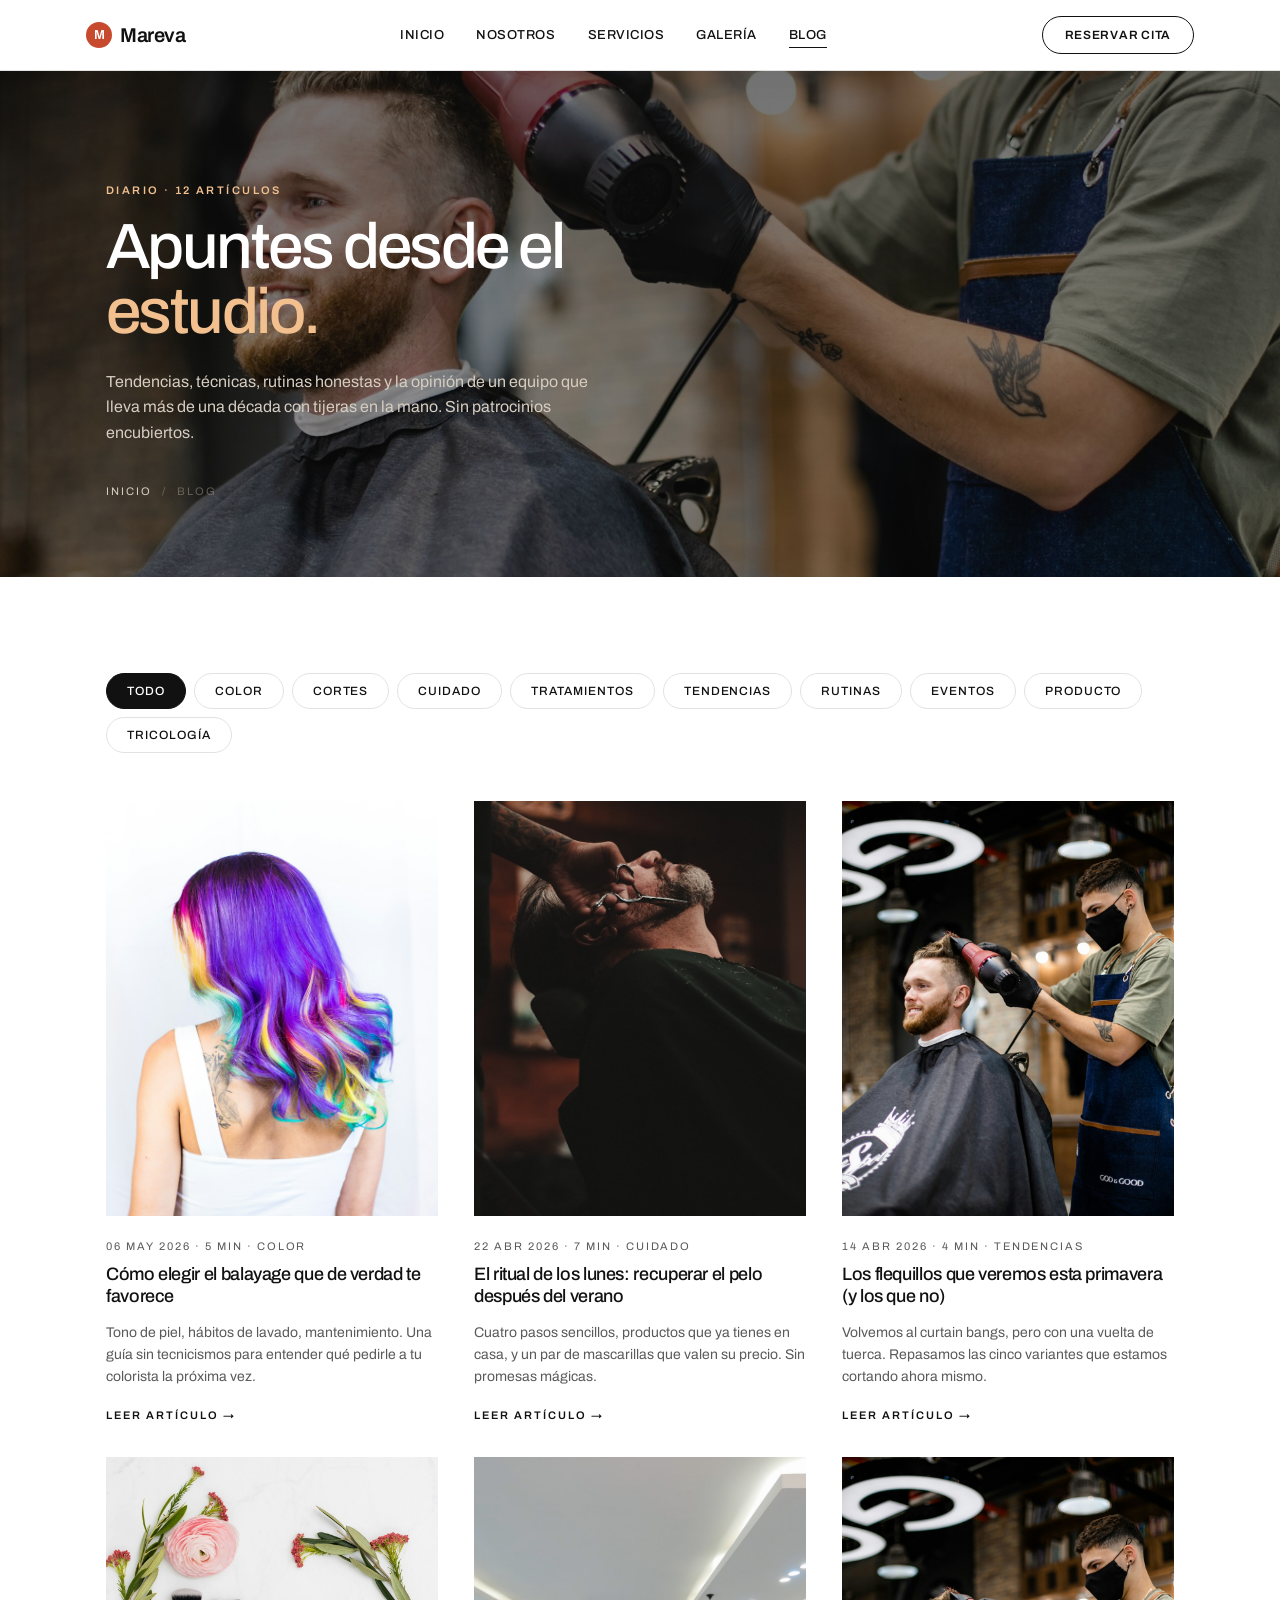
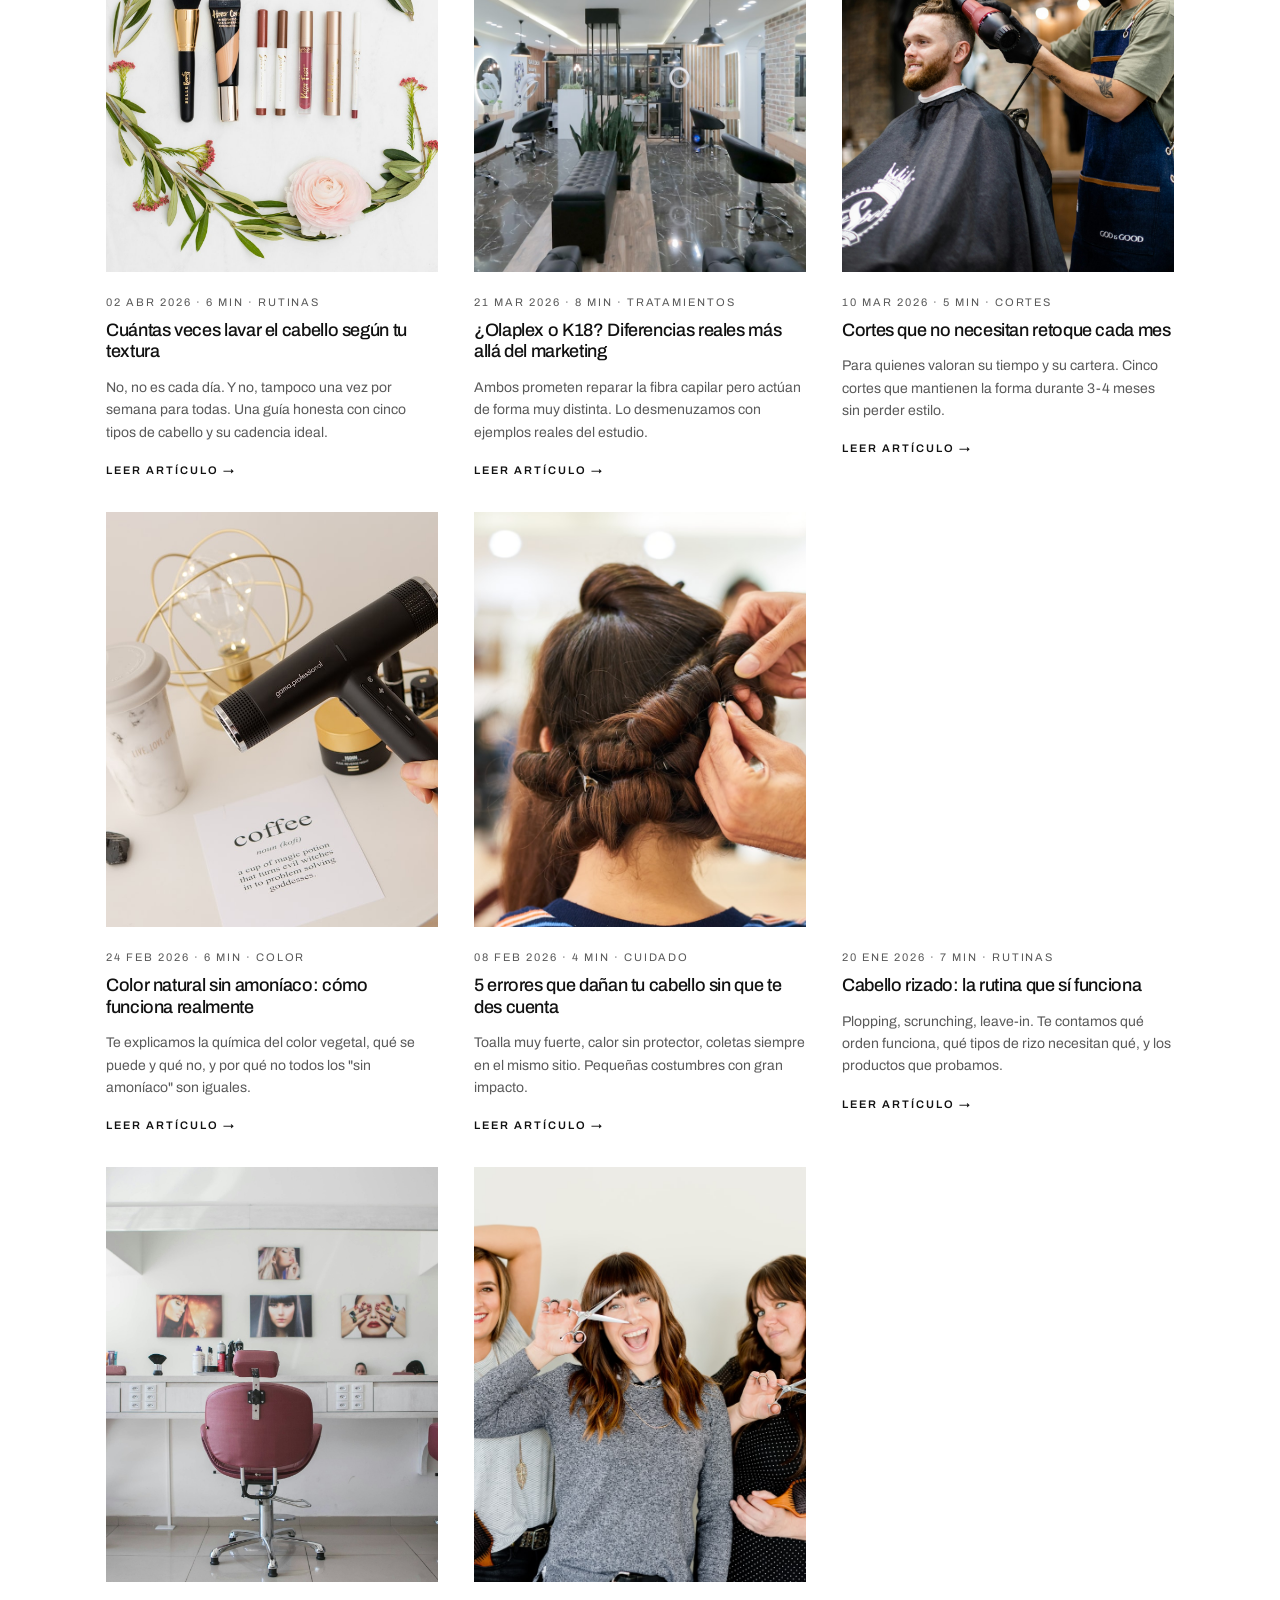
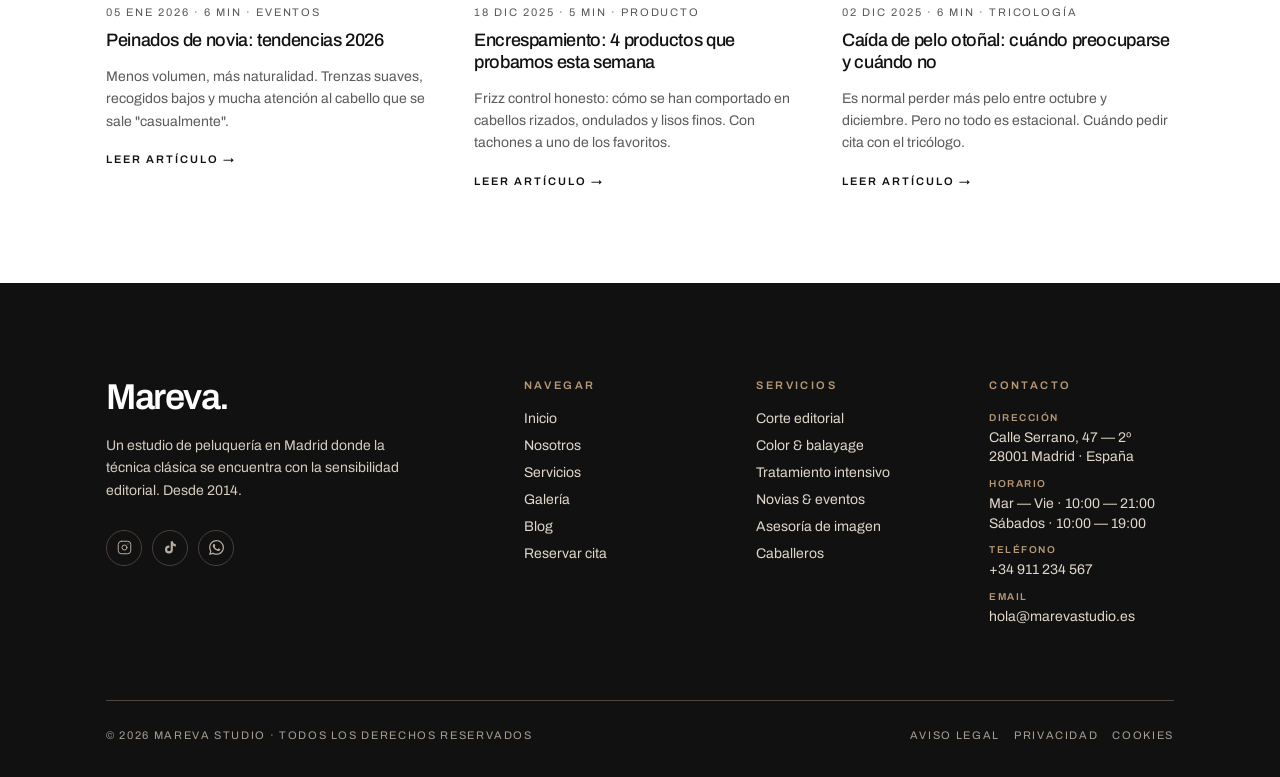
<file: blog.html>
<!DOCTYPE html>
<html lang="es">
<head>
<meta charset="UTF-8" />
<meta name="viewport" content="width=device-width, initial-scale=1, viewport-fit=cover" />
<title>Diario · Mareva Studio</title>
<meta name="description" content="Artículos, tendencias, técnicas y rutinas. El diario del equipo de Mareva Studio." />
<link rel="preconnect" href="https://fonts.googleapis.com">
<link rel="preconnect" href="https://fonts.gstatic.com" crossorigin>
<link href="https://fonts.googleapis.com/css2?family=Archivo:wght@300;400;500;600;700&display=swap" rel="stylesheet">
<link rel="stylesheet" href="styles.css">
</head>
<body>

<header class="topbar is-solid" id="topbar">
  <div class="topbar-inner">
    <a href="index.html" class="brand"><span class="brand-mark">M</span> Mareva</a>
    <nav class="nav">
      <a href="index.html">Inicio</a>
      <a href="nosotros.html">Nosotros</a>
      <a href="servicios.html">Servicios</a>
      <a href="galeria.html">Galería</a>
      <a href="blog.html" class="active">Blog</a>
      <a href="contacto.html" class="nav-cta nav-cta--mobile">Reservar cita</a>
    </nav>
    <a href="contacto.html" class="nav-cta">Reservar cita</a>
    <button class="menu-toggle" aria-label="Menú"><span></span><span></span><span></span></button>
  </div>
</header>

<!-- ============ PAGE HERO ============ -->
<section class="page-hero is-dark">
  <div class="page-hero-bg" style="--page-hero-img:url('images/photo-1605497788044-5a32c7078486.jpg')"></div>
  <div class="page-hero-content">
    <span class="eyebrow">Diario · 12 artículos</span>
    <h1>Apuntes desde el <em>estudio.</em></h1>
    <p class="lead">Tendencias, técnicas, rutinas honestas y la opinión de un equipo que lleva más de una década con tijeras en la mano. Sin patrocinios encubiertos.</p>
    <div class="breadcrumb"><a href="index.html">Inicio</a><span>/</span><span>Blog</span></div>
  </div>
</section>

<!-- ============ FILTROS + LISTADO ============ -->
<section>
  <div class="inner">
    <div class="blog-categories" id="blog-categories"></div>
    <div id="blog-full" class="blog-grid"></div>
  </div>
</section>

<footer>
  <div class="inner">
    <div class="footer-grid">
      <div>
        <div class="footer-brand">Mareva.</div>
        <p class="footer-tag">Un estudio de peluquería en Madrid donde la técnica clásica se encuentra con la sensibilidad editorial. Desde 2014.</p>
        <div class="footer-social">
          <a href="#" aria-label="Instagram"><svg viewBox="0 0 24 24" fill="none" stroke="currentColor" stroke-width="1.6" stroke-linecap="round" stroke-linejoin="round"><rect x="2" y="2" width="20" height="20" rx="5"/><circle cx="12" cy="12" r="4"/><circle cx="17.5" cy="6.5" r="0.8" fill="currentColor" stroke="none"/></svg></a>
          <a href="#" aria-label="TikTok"><svg viewBox="0 0 24 24" fill="currentColor"><path d="M19.59 6.69a4.83 4.83 0 01-3.77-4.25V2h-3.45v13.67a2.89 2.89 0 01-2.88 2.5 2.89 2.89 0 01-2.89-2.89 2.89 2.89 0 012.89-2.89c.28 0 .54.04.79.1V9.01a6.27 6.27 0 00-.79-.05 6.34 6.34 0 00-6.34 6.34 6.34 6.34 0 006.34 6.34 6.34 6.34 0 006.33-6.34V8.69a8.18 8.18 0 004.78 1.52V6.72a4.85 4.85 0 01-1.01-.03z"/></svg></a>
          <a href="#" aria-label="WhatsApp"><svg viewBox="0 0 24 24" fill="currentColor"><path d="M17.472 14.382c-.297-.149-1.758-.867-2.03-.967-.273-.099-.471-.148-.67.15-.197.297-.767.966-.94 1.164-.173.199-.347.223-.644.075-.297-.15-1.255-.463-2.39-1.475-.883-.788-1.48-1.761-1.653-2.059-.173-.297-.018-.458.13-.606.134-.133.298-.347.446-.52.149-.174.198-.298.298-.497.099-.198.05-.371-.025-.52-.075-.149-.669-1.612-.916-2.207-.242-.579-.487-.5-.669-.51-.173-.008-.371-.01-.57-.01-.198 0-.52.074-.792.372-.272.297-1.04 1.016-1.04 2.479 0 1.462 1.065 2.875 1.213 3.074.149.198 2.096 3.2 5.077 4.487.709.306 1.262.489 1.694.625.712.227 1.36.195 1.871.118.571-.085 1.758-.719 2.006-1.413.248-.694.248-1.289.173-1.413-.074-.124-.272-.198-.57-.347m-5.421 7.403h-.004a9.87 9.87 0 01-5.031-1.378l-.361-.214-3.741.982.998-3.648-.235-.374a9.86 9.86 0 01-1.51-5.26c.001-5.45 4.436-9.884 9.888-9.884 2.64 0 5.122 1.03 6.988 2.898a9.825 9.825 0 012.893 6.994c-.003 5.45-4.437 9.884-9.885 9.884m8.413-18.297A11.815 11.815 0 0012.05 0C5.495 0 .16 5.335.157 11.892c0 2.096.547 4.142 1.588 5.945L.057 24l6.305-1.654a11.882 11.882 0 005.683 1.448h.005c6.554 0 11.89-5.335 11.893-11.893a11.821 11.821 0 00-3.48-8.413z"/></svg></a>
        </div>
      </div>
      <div><h6>Navegar</h6><ul><li><a href="index.html">Inicio</a></li><li><a href="nosotros.html">Nosotros</a></li><li><a href="servicios.html">Servicios</a></li><li><a href="galeria.html">Galería</a></li><li><a href="blog.html">Blog</a></li><li><a href="contacto.html">Reservar cita</a></li></ul></div>
      <div><h6>Servicios</h6><ul><li><a href="servicios.html#cortes">Corte editorial</a></li><li><a href="servicios.html#color">Color &amp; balayage</a></li><li><a href="servicios.html#tratamientos">Tratamiento intensivo</a></li><li><a href="servicios.html#eventos">Novias &amp; eventos</a></li><li><a href="servicios.html#asesoria">Asesoría de imagen</a></li><li><a href="servicios.html#cortes">Caballeros</a></li></ul></div>
      <div><h6>Contacto</h6><ul class="footer-contact-list"><li><strong>Dirección</strong>Calle Serrano, 47 — 2º<br>28001 Madrid · España</li><li><strong>Horario</strong>Mar — Vie · 10:00 — 21:00<br>Sábados · 10:00 — 19:00</li><li><strong>Teléfono</strong>+34 911 234 567</li><li><strong>Email</strong>hola@marevastudio.es</li></ul></div>
    </div>
    <div class="footer-bottom">
      <span>© 2026 Mareva Studio · Todos los derechos reservados</span>
      <div class="footer-bottom-links"><a href="#">Aviso legal</a><a href="#">Privacidad</a><a href="#">Cookies</a></div>
    </div>
  </div>
</footer>

<script src="data.js"></script>
<script src="script.js"></script>
</body>
</html>
</file>
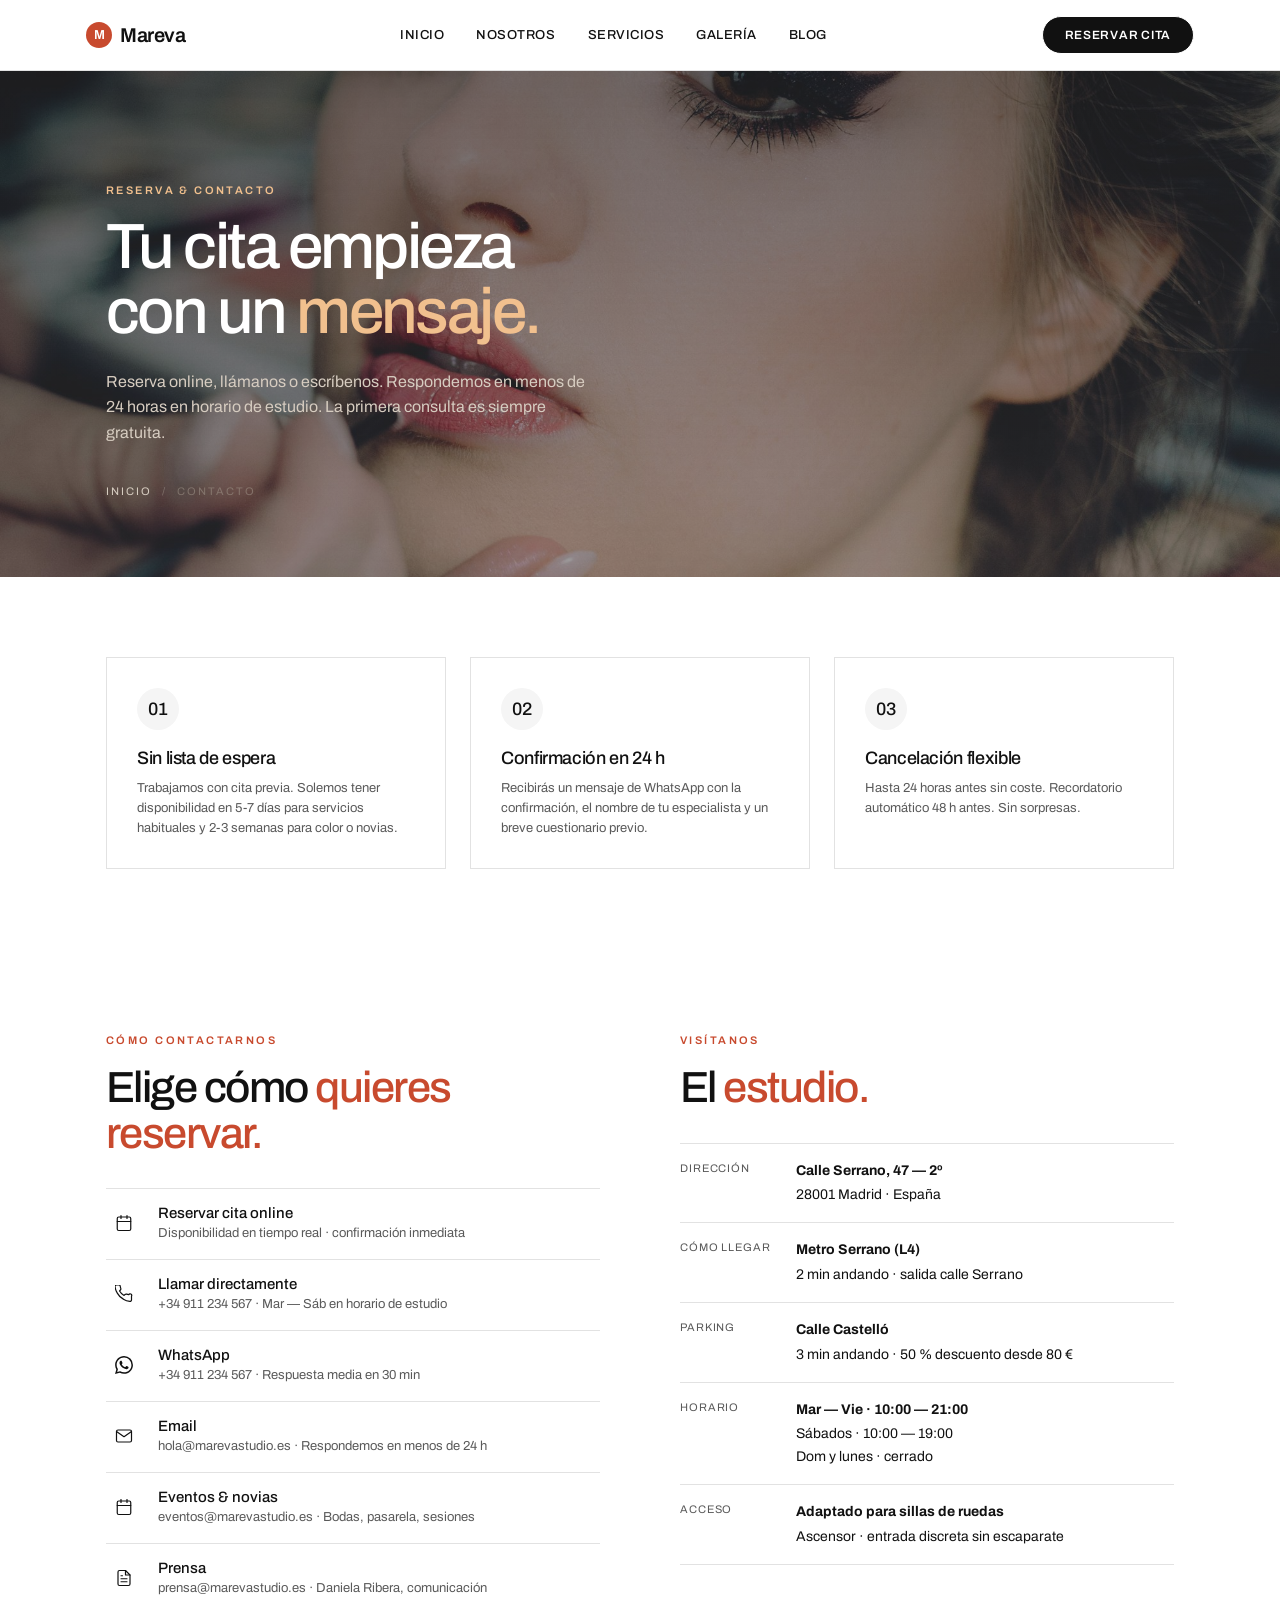
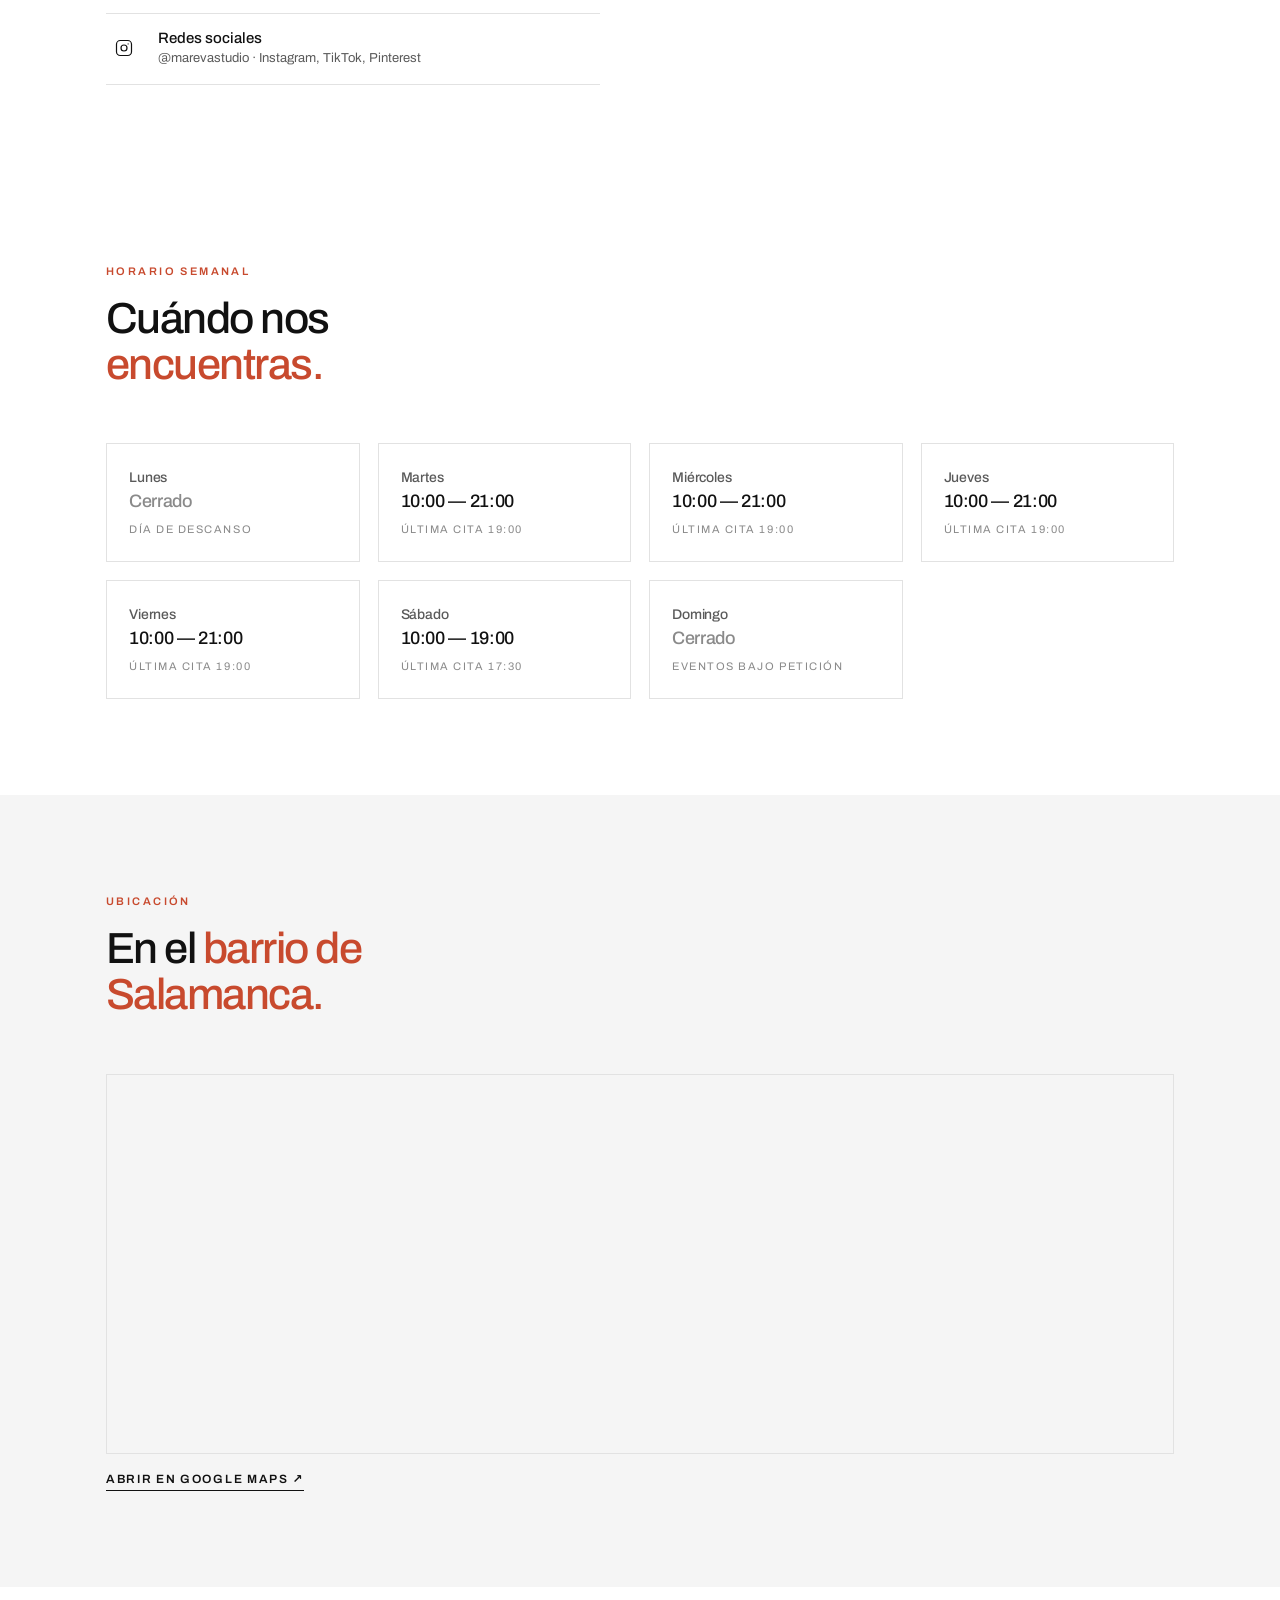
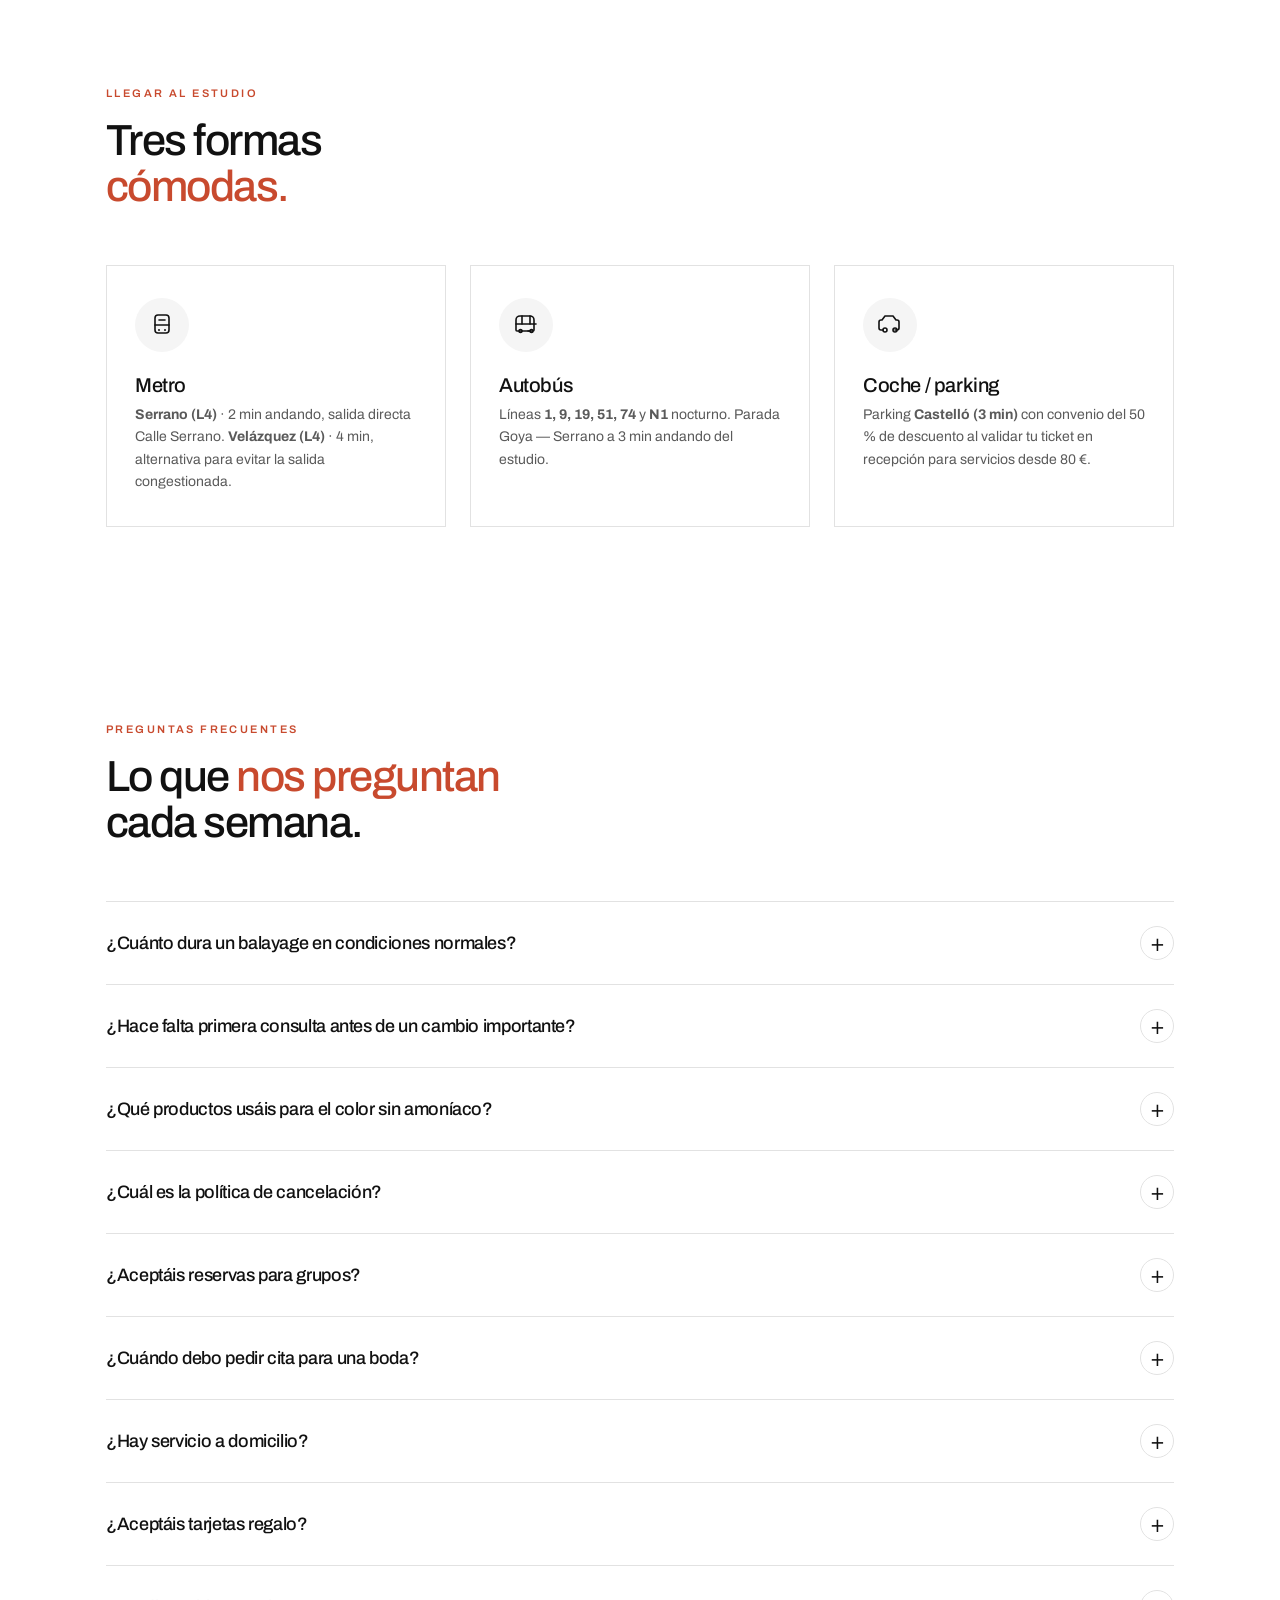
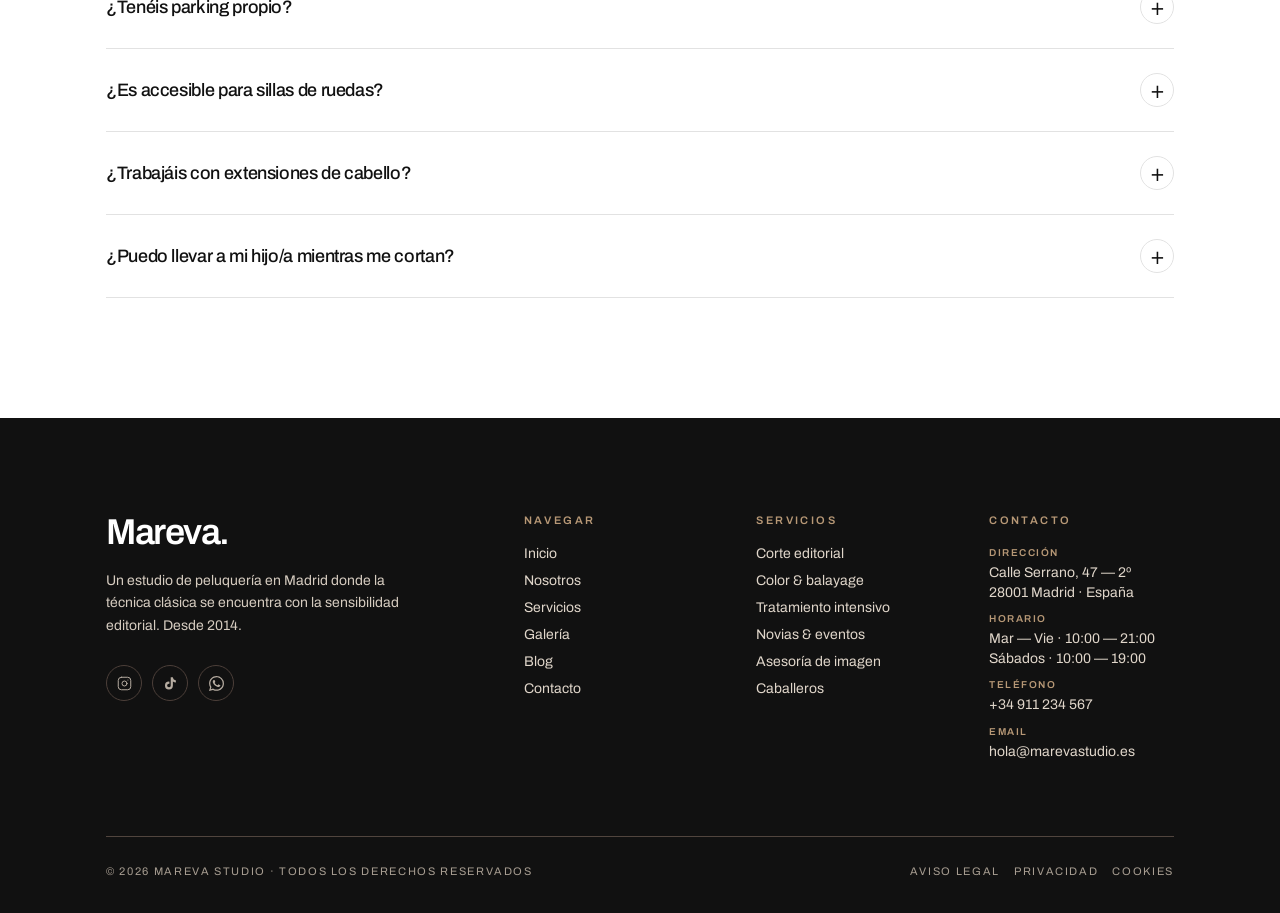
<file: contacto.html>
<!DOCTYPE html>
<html lang="es">
<head>
<meta charset="UTF-8" />
<meta name="viewport" content="width=device-width, initial-scale=1, viewport-fit=cover" />
<title>Reserva & Contacto · Mareva Studio</title>
<meta name="description" content="Reserva tu cita en Mareva Studio o contáctanos. Horarios, cómo llegar, formulario de consulta y preguntas frecuentes." />
<link rel="preconnect" href="https://fonts.googleapis.com">
<link rel="preconnect" href="https://fonts.gstatic.com" crossorigin>
<link href="https://fonts.googleapis.com/css2?family=Archivo:wght@300;400;500;600;700&display=swap" rel="stylesheet">
<link rel="stylesheet" href="styles.css">
</head>
<body>

<header class="topbar is-solid" id="topbar">
  <div class="topbar-inner">
    <a href="index.html" class="brand"><span class="brand-mark">M</span> Mareva</a>
    <nav class="nav">
      <a href="index.html">Inicio</a>
      <a href="nosotros.html">Nosotros</a>
      <a href="servicios.html">Servicios</a>
      <a href="galeria.html">Galería</a>
      <a href="blog.html">Blog</a>
      <a href="contacto.html" class="nav-cta nav-cta--mobile is-active">Reservar cita</a>
    </nav>
    <a href="contacto.html" class="nav-cta is-active">Reservar cita</a>
    <button class="menu-toggle" aria-label="Menú"><span></span><span></span><span></span></button>
  </div>
</header>

<!-- ============ PAGE HERO ============ -->
<section class="page-hero is-dark">
  <div class="page-hero-bg" style="--page-hero-img:url('images/photo-1487412947147-5cebf100ffc2.jpg')"></div>
  <div class="page-hero-content">
    <span class="eyebrow">Reserva & Contacto</span>
    <h1>Tu cita empieza<br>con un <em>mensaje.</em></h1>
    <p class="lead">Reserva online, llámanos o escríbenos. Respondemos en menos de 24 horas en horario de estudio. La primera consulta es siempre gratuita.</p>
    <div class="breadcrumb"><a href="index.html">Inicio</a><span>/</span><span>Contacto</span></div>
  </div>
</section>

<!-- ============ INFO RÁPIDA ============ -->
<section style="padding-top:80px;padding-bottom:40px">
  <div class="inner">
    <div class="booking-info-grid stagger reveal">
      <div class="booking-info-card">
        <div class="ic">01</div>
        <h4>Sin lista de espera</h4>
        <p>Trabajamos con cita previa. Solemos tener disponibilidad en 5-7 días para servicios habituales y 2-3 semanas para color o novias.</p>
      </div>
      <div class="booking-info-card">
        <div class="ic">02</div>
        <h4>Confirmación en 24 h</h4>
        <p>Recibirás un mensaje de WhatsApp con la confirmación, el nombre de tu especialista y un breve cuestionario previo.</p>
      </div>
      <div class="booking-info-card">
        <div class="ic">03</div>
        <h4>Cancelación flexible</h4>
        <p>Hasta 24 horas antes sin coste. Recordatorio automático 48 h antes. Sin sorpresas.</p>
      </div>
    </div>
  </div>
</section>

<!-- ============ CANALES + ESTUDIO ============ -->
<section style="padding:0 0 80px">
  <div class="inner">
    <div class="contact-unified reveal">

      <!-- Columna izquierda: canales -->
      <div class="cu-left">
        <span class="eyebrow">Cómo contactarnos</span>
        <h2 class="section-title" style="margin-top:18px;margin-bottom:32px">Elige cómo <em>quieres reservar.</em></h2>
        <div class="cu-channels">
          <div class="cu-channel">
            <div class="cu-ic"><svg viewBox="0 0 24 24" fill="none" stroke="currentColor" stroke-width="1.6" stroke-linecap="round" stroke-linejoin="round"><rect x="3" y="4" width="18" height="18" rx="2"/><path d="M16 2v4M8 2v4M3 10h18"/></svg></div>
            <div><h4>Reservar cita online</h4><p>Disponibilidad en tiempo real · confirmación inmediata</p></div>
          </div>
          <a href="tel:+34911234567" class="cu-channel">
            <div class="cu-ic"><svg viewBox="0 0 24 24" fill="none" stroke="currentColor" stroke-width="1.6" stroke-linecap="round" stroke-linejoin="round"><path d="M22 16.92v3a2 2 0 01-2.18 2 19.79 19.79 0 01-8.63-3.07A19.5 19.5 0 013.07 10.8a19.79 19.79 0 01-3.07-8.64A2 2 0 012 0h3a2 2 0 012 1.72c.127.96.361 1.903.7 2.81a2 2 0 01-.45 2.11L6.09 7.91a16 16 0 006 6l1.27-1.27a2 2 0 012.11-.45c.907.339 1.85.573 2.81.7A2 2 0 0122 14.92v2z"/></svg></div>
            <div><h4>Llamar directamente</h4><p>+34 911 234 567 · Mar — Sáb en horario de estudio</p></div>
          </a>
          <a href="https://wa.me/34911234567" class="cu-channel">
            <div class="cu-ic"><svg viewBox="0 0 24 24" fill="currentColor"><path d="M17.472 14.382c-.297-.149-1.758-.867-2.03-.967-.273-.099-.471-.148-.67.15-.197.297-.767.966-.94 1.164-.173.199-.347.223-.644.075-.297-.15-1.255-.463-2.39-1.475-.883-.788-1.48-1.761-1.653-2.059-.173-.297-.018-.458.13-.606.134-.133.298-.347.446-.52.149-.174.198-.298.298-.497.099-.198.05-.371-.025-.52-.075-.149-.669-1.612-.916-2.207-.242-.579-.487-.5-.669-.51-.173-.008-.371-.01-.57-.01-.198 0-.52.074-.792.372-.272.297-1.04 1.016-1.04 2.479 0 1.462 1.065 2.875 1.213 3.074.149.198 2.096 3.2 5.077 4.487.709.306 1.262.489 1.694.625.712.227 1.36.195 1.871.118.571-.085 1.758-.719 2.006-1.413.248-.694.248-1.289.173-1.413-.074-.124-.272-.198-.57-.347m-5.421 7.403h-.004a9.87 9.87 0 01-5.031-1.378l-.361-.214-3.741.982.998-3.648-.235-.374a9.86 9.86 0 01-1.51-5.26c.001-5.45 4.436-9.884 9.888-9.884 2.64 0 5.122 1.03 6.988 2.898a9.825 9.825 0 012.893 6.994c-.003 5.45-4.437 9.884-9.885 9.884m8.413-18.297A11.815 11.815 0 0012.05 0C5.495 0 .16 5.335.157 11.892c0 2.096.547 4.142 1.588 5.945L.057 24l6.305-1.654a11.882 11.882 0 005.683 1.448h.005c6.554 0 11.89-5.335 11.893-11.893a11.821 11.821 0 00-3.48-8.413z"/></svg></div>
            <div><h4>WhatsApp</h4><p>+34 911 234 567 · Respuesta media en 30 min</p></div>
          </a>
          <a href="mailto:hola@marevastudio.es" class="cu-channel">
            <div class="cu-ic"><svg viewBox="0 0 24 24" fill="none" stroke="currentColor" stroke-width="1.6" stroke-linecap="round" stroke-linejoin="round"><path d="M4 4h16c1.1 0 2 .9 2 2v12c0 1.1-.9 2-2 2H4c-1.1 0-2-.9-2-2V6c0-1.1.9-2 2-2z"/><polyline points="22,6 12,13 2,6"/></svg></div>
            <div><h4>Email</h4><p>hola@marevastudio.es · Respondemos en menos de 24 h</p></div>
          </a>
          <a href="mailto:eventos@marevastudio.es" class="cu-channel">
            <div class="cu-ic"><svg viewBox="0 0 24 24" fill="none" stroke="currentColor" stroke-width="1.6" stroke-linecap="round" stroke-linejoin="round"><rect x="3" y="4" width="18" height="18" rx="2"/><line x1="16" y1="2" x2="16" y2="6"/><line x1="8" y1="2" x2="8" y2="6"/><line x1="3" y1="10" x2="21" y2="10"/></svg></div>
            <div><h4>Eventos &amp; novias</h4><p>eventos@marevastudio.es · Bodas, pasarela, sesiones</p></div>
          </a>
          <a href="mailto:prensa@marevastudio.es" class="cu-channel">
            <div class="cu-ic"><svg viewBox="0 0 24 24" fill="none" stroke="currentColor" stroke-width="1.6" stroke-linecap="round" stroke-linejoin="round"><path d="M14 2H6a2 2 0 00-2 2v16a2 2 0 002 2h12a2 2 0 002-2V8z"/><polyline points="14,2 14,8 20,8"/><line x1="16" y1="13" x2="8" y2="13"/><line x1="16" y1="17" x2="8" y2="17"/><polyline points="10,9 9,9 8,9"/></svg></div>
            <div><h4>Prensa</h4><p>prensa@marevastudio.es · Daniela Ribera, comunicación</p></div>
          </a>
          <a href="https://instagram.com" target="_blank" class="cu-channel">
            <div class="cu-ic"><svg viewBox="0 0 24 24" fill="none" stroke="currentColor" stroke-width="1.6" stroke-linecap="round" stroke-linejoin="round"><rect x="2" y="2" width="20" height="20" rx="5"/><circle cx="12" cy="12" r="4"/><circle cx="17.5" cy="6.5" r="0.8" fill="currentColor" stroke="none"/></svg></div>
            <div><h4>Redes sociales</h4><p>@marevastudio · Instagram, TikTok, Pinterest</p></div>
          </a>
        </div>
      </div>

      <!-- Columna derecha: estudio -->
      <div class="cu-right">
        <span class="eyebrow">Visítanos</span>
        <h2 class="section-title" style="margin-top:18px;margin-bottom:32px">El <em>estudio.</em></h2>
        <div class="cu-info">
          <div class="cu-info-row">
            <span class="k">Dirección</span>
            <span class="v"><strong>Calle Serrano, 47 — 2º</strong>28001 Madrid · España</span>
          </div>
          <div class="cu-info-row">
            <span class="k">Cómo llegar</span>
            <span class="v"><strong>Metro Serrano (L4)</strong>2 min andando · salida calle Serrano</span>
          </div>
          <div class="cu-info-row">
            <span class="k">Parking</span>
            <span class="v"><strong>Calle Castelló</strong>3 min andando · 50 % descuento desde 80 €</span>
          </div>
          <div class="cu-info-row">
            <span class="k">Horario</span>
            <span class="v"><strong>Mar — Vie · 10:00 — 21:00</strong>Sábados · 10:00 — 19:00<br>Dom y lunes · cerrado</span>
          </div>
          <div class="cu-info-row">
            <span class="k">Acceso</span>
            <span class="v"><strong>Adaptado para sillas de ruedas</strong>Ascensor · entrada discreta sin escaparate</span>
          </div>
        </div>
      </div>

    </div>
  </div>
</section>

<!-- ============ HORARIOS ============ -->
<section>
  <div class="inner">
    <div class="section-header reveal">
      <div>
        <span class="eyebrow">Horario semanal</span>
        <h2 class="section-title" style="margin-top:18px">Cuándo nos <em>encuentras.</em></h2>
      </div>
    </div>
    <div id="hours-grid" class="hours-grid stagger reveal"></div>
  </div>
</section>

<!-- ============ MAPA ============ -->
<section style="background:var(--bg-2)">
  <div class="inner">
    <div class="section-header reveal">
      <div>
        <span class="eyebrow">Ubicación</span>
        <h2 class="section-title" style="margin-top:18px">En el <em>barrio de Salamanca.</em></h2>
      </div>
    </div>
    <div class="contact-map reveal">
      <iframe
        src="https://www.google.com/maps?q=Calle+Serrano+47%2C+Madrid&output=embed"
        title="Ubicación Mareva Studio — Calle Serrano 47, Madrid"
        loading="lazy" allowfullscreen
        referrerpolicy="no-referrer-when-downgrade"></iframe>
    </div>
    <a href="https://www.google.com/maps/search/?api=1&query=Calle+Serrano+47,+Madrid" target="_blank" class="map-link">
      Abrir en Google Maps ↗
    </a>
  </div>
</section>

<!-- ============ CÓMO LLEGAR ============ -->
<section>
  <div class="inner">
    <div class="section-header reveal">
      <div>
        <span class="eyebrow">Llegar al estudio</span>
        <h2 class="section-title" style="margin-top:18px">Tres formas <em>cómodas.</em></h2>
      </div>
    </div>
    <div class="get-there-grid stagger reveal">
      <div class="get-there-card">
        <div class="gt-ic"><svg viewBox="0 0 24 24" fill="none" stroke="currentColor" stroke-width="1.6" stroke-linecap="round" stroke-linejoin="round"><rect x="5" y="2" width="14" height="18" rx="3"/><line x1="9" y1="7" x2="15" y2="7"/><circle cx="9" cy="17" r="1" fill="currentColor" stroke="none"/><circle cx="15" cy="17" r="1" fill="currentColor" stroke="none"/><line x1="5" y1="12" x2="19" y2="12"/></svg></div>
        <h4>Metro</h4>
        <p><strong>Serrano (L4)</strong> · 2 min andando, salida directa Calle Serrano. <strong>Velázquez (L4)</strong> · 4 min, alternativa para evitar la salida congestionada.</p>
      </div>
      <div class="get-there-card">
        <div class="gt-ic"><svg viewBox="0 0 24 24" fill="none" stroke="currentColor" stroke-width="1.6" stroke-linecap="round" stroke-linejoin="round"><path d="M8 18H3a1 1 0 01-1-1V7a4 4 0 014-4h10a4 4 0 014 4v10a1 1 0 01-1 1h-5"/><path d="M8 18h8"/><circle cx="6.5" cy="18" r="1.5"/><circle cx="17.5" cy="18" r="1.5"/><line x1="2" y1="11" x2="22" y2="11"/><line x1="8" y1="3" x2="8" y2="11"/><line x1="16" y1="3" x2="16" y2="11"/></svg></div>
        <h4>Autobús</h4>
        <p>Líneas <strong>1, 9, 19, 51, 74</strong> y <strong>N1</strong> nocturno. Parada Goya — Serrano a 3 min andando del estudio.</p>
      </div>
      <div class="get-there-card">
        <div class="gt-ic"><svg viewBox="0 0 24 24" fill="none" stroke="currentColor" stroke-width="1.6" stroke-linecap="round" stroke-linejoin="round"><path d="M5 17H3a2 2 0 01-2-2V9a2 2 0 012-2h1l3-4h8l3 4h1a2 2 0 012 2v6a2 2 0 01-2 2h-2"/><circle cx="7" cy="17" r="2"/><circle cx="17" cy="17" r="2"/></svg></div>
        <h4>Coche / parking</h4>
        <p>Parking <strong>Castelló (3 min)</strong> con convenio del 50 % de descuento al validar tu ticket en recepción para servicios desde 80 €.</p>
      </div>
    </div>
  </div>
</section>

<!-- ============ FAQ ============ -->
<section style="padding-bottom:120px">
  <div class="inner">
    <div class="section-header reveal">
      <div>
        <span class="eyebrow">Preguntas frecuentes</span>
        <h2 class="section-title" style="margin-top:18px">Lo que <em>nos preguntan</em><br>cada semana.</h2>
      </div>
    </div>
    <div id="faq-list" class="faq-list reveal"></div>
  </div>
</section>

<footer>
  <div class="inner">
    <div class="footer-grid">
      <div>
        <div class="footer-brand">Mareva.</div>
        <p class="footer-tag">Un estudio de peluquería en Madrid donde la técnica clásica se encuentra con la sensibilidad editorial. Desde 2014.</p>
        <div class="footer-social">
          <a href="#" aria-label="Instagram"><svg viewBox="0 0 24 24" fill="none" stroke="currentColor" stroke-width="1.6" stroke-linecap="round" stroke-linejoin="round"><rect x="2" y="2" width="20" height="20" rx="5"/><circle cx="12" cy="12" r="4"/><circle cx="17.5" cy="6.5" r="0.8" fill="currentColor" stroke="none"/></svg></a>
          <a href="#" aria-label="TikTok"><svg viewBox="0 0 24 24" fill="currentColor"><path d="M19.59 6.69a4.83 4.83 0 01-3.77-4.25V2h-3.45v13.67a2.89 2.89 0 01-2.88 2.5 2.89 2.89 0 01-2.89-2.89 2.89 2.89 0 012.89-2.89c.28 0 .54.04.79.1V9.01a6.27 6.27 0 00-.79-.05 6.34 6.34 0 00-6.34 6.34 6.34 6.34 0 006.34 6.34 6.34 6.34 0 006.33-6.34V8.69a8.18 8.18 0 004.78 1.52V6.72a4.85 4.85 0 01-1.01-.03z"/></svg></a>
          <a href="#" aria-label="WhatsApp"><svg viewBox="0 0 24 24" fill="currentColor"><path d="M17.472 14.382c-.297-.149-1.758-.867-2.03-.967-.273-.099-.471-.148-.67.15-.197.297-.767.966-.94 1.164-.173.199-.347.223-.644.075-.297-.15-1.255-.463-2.39-1.475-.883-.788-1.48-1.761-1.653-2.059-.173-.297-.018-.458.13-.606.134-.133.298-.347.446-.52.149-.174.198-.298.298-.497.099-.198.05-.371-.025-.52-.075-.149-.669-1.612-.916-2.207-.242-.579-.487-.5-.669-.51-.173-.008-.371-.01-.57-.01-.198 0-.52.074-.792.372-.272.297-1.04 1.016-1.04 2.479 0 1.462 1.065 2.875 1.213 3.074.149.198 2.096 3.2 5.077 4.487.709.306 1.262.489 1.694.625.712.227 1.36.195 1.871.118.571-.085 1.758-.719 2.006-1.413.248-.694.248-1.289.173-1.413-.074-.124-.272-.198-.57-.347m-5.421 7.403h-.004a9.87 9.87 0 01-5.031-1.378l-.361-.214-3.741.982.998-3.648-.235-.374a9.86 9.86 0 01-1.51-5.26c.001-5.45 4.436-9.884 9.888-9.884 2.64 0 5.122 1.03 6.988 2.898a9.825 9.825 0 012.893 6.994c-.003 5.45-4.437 9.884-9.885 9.884m8.413-18.297A11.815 11.815 0 0012.05 0C5.495 0 .16 5.335.157 11.892c0 2.096.547 4.142 1.588 5.945L.057 24l6.305-1.654a11.882 11.882 0 005.683 1.448h.005c6.554 0 11.89-5.335 11.893-11.893a11.821 11.821 0 00-3.48-8.413z"/></svg></a>
        </div>
      </div>
      <div><h6>Navegar</h6><ul><li><a href="index.html">Inicio</a></li><li><a href="nosotros.html">Nosotros</a></li><li><a href="servicios.html">Servicios</a></li><li><a href="galeria.html">Galería</a></li><li><a href="blog.html">Blog</a></li><li><a href="contacto.html">Contacto</a></li></ul></div>
      <div><h6>Servicios</h6><ul><li><a href="servicios.html#cortes">Corte editorial</a></li><li><a href="servicios.html#color">Color &amp; balayage</a></li><li><a href="servicios.html#tratamientos">Tratamiento intensivo</a></li><li><a href="servicios.html#eventos">Novias &amp; eventos</a></li><li><a href="servicios.html#asesoria">Asesoría de imagen</a></li><li><a href="servicios.html#cortes">Caballeros</a></li></ul></div>
      <div><h6>Contacto</h6><ul class="footer-contact-list"><li><strong>Dirección</strong>Calle Serrano, 47 — 2º<br>28001 Madrid · España</li><li><strong>Horario</strong>Mar — Vie · 10:00 — 21:00<br>Sábados · 10:00 — 19:00</li><li><strong>Teléfono</strong>+34 911 234 567</li><li><strong>Email</strong>hola@marevastudio.es</li></ul></div>
    </div>
    <div class="footer-bottom">
      <span>© 2026 Mareva Studio · Todos los derechos reservados</span>
      <div class="footer-bottom-links"><a href="#">Aviso legal</a><a href="#">Privacidad</a><a href="#">Cookies</a></div>
    </div>
  </div>
</footer>

<script src="data.js"></script>
<script src="script.js"></script>
</body>
</html>
</file>
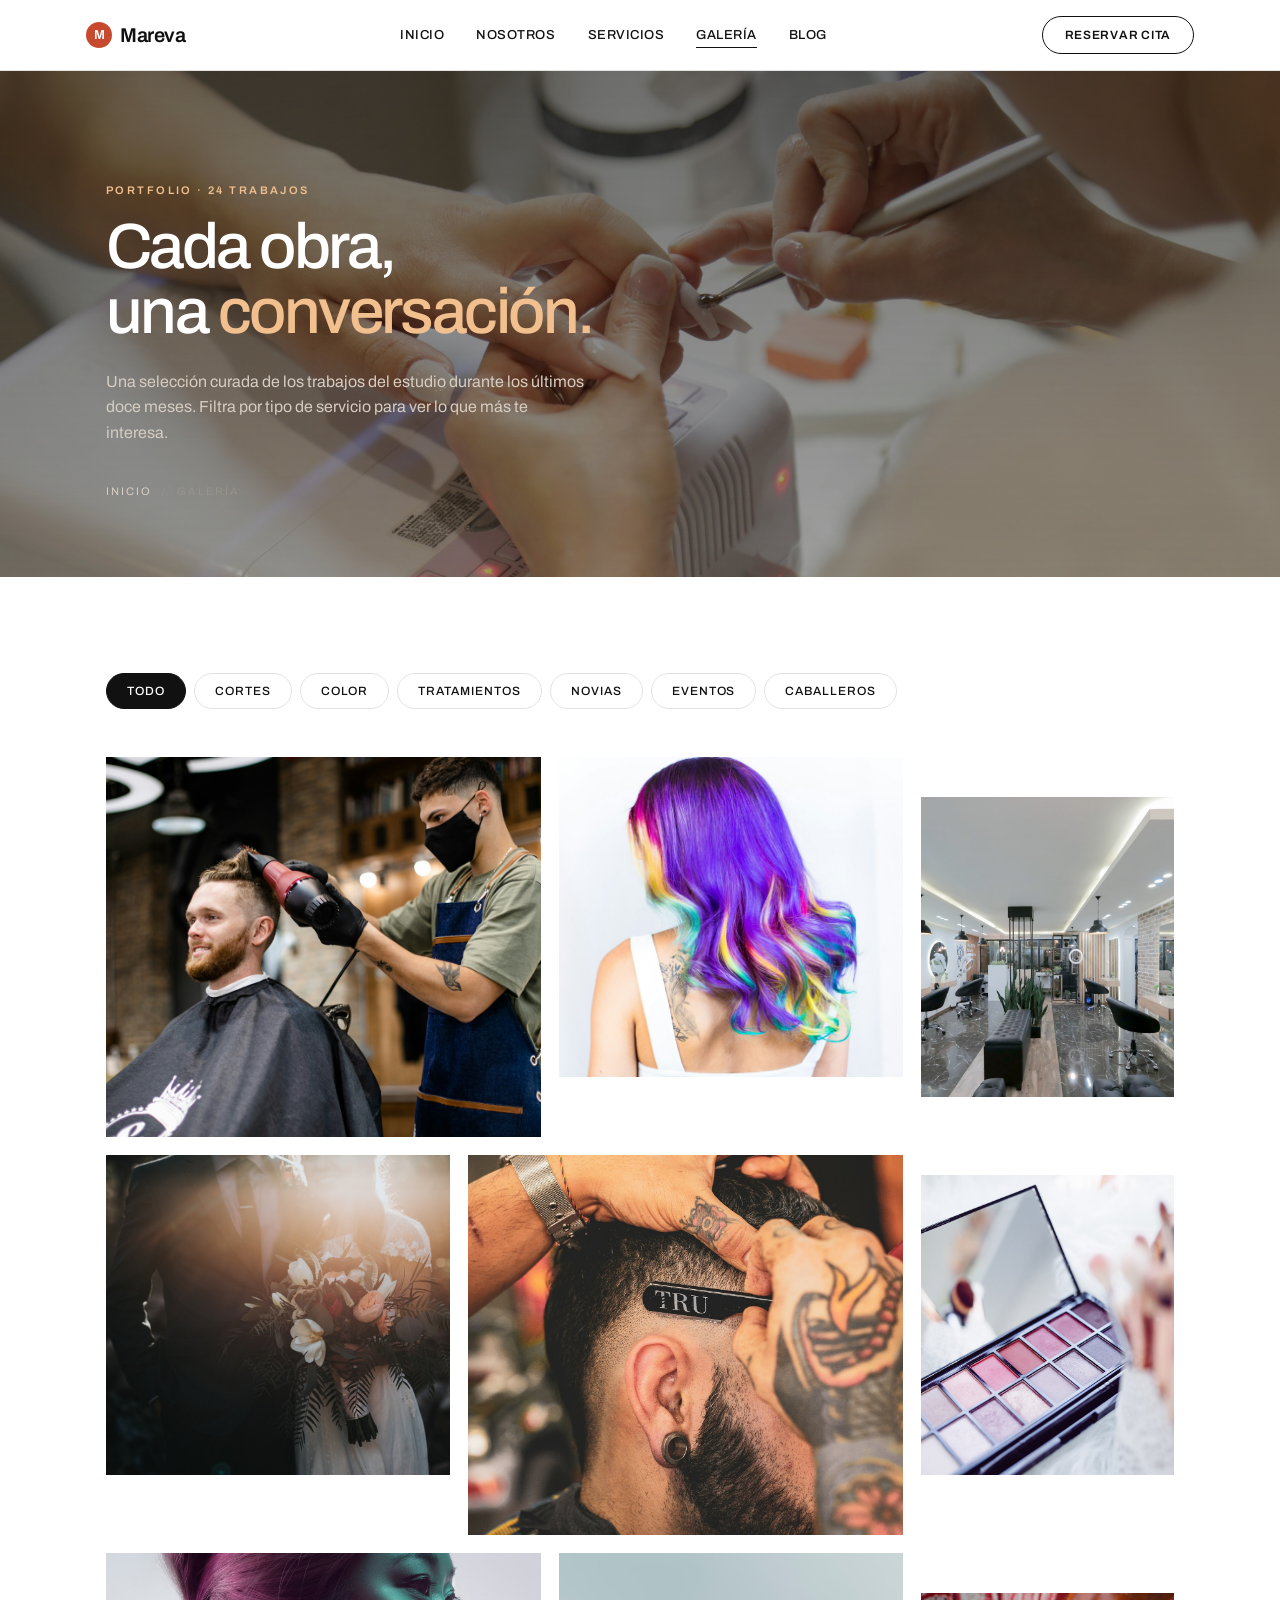
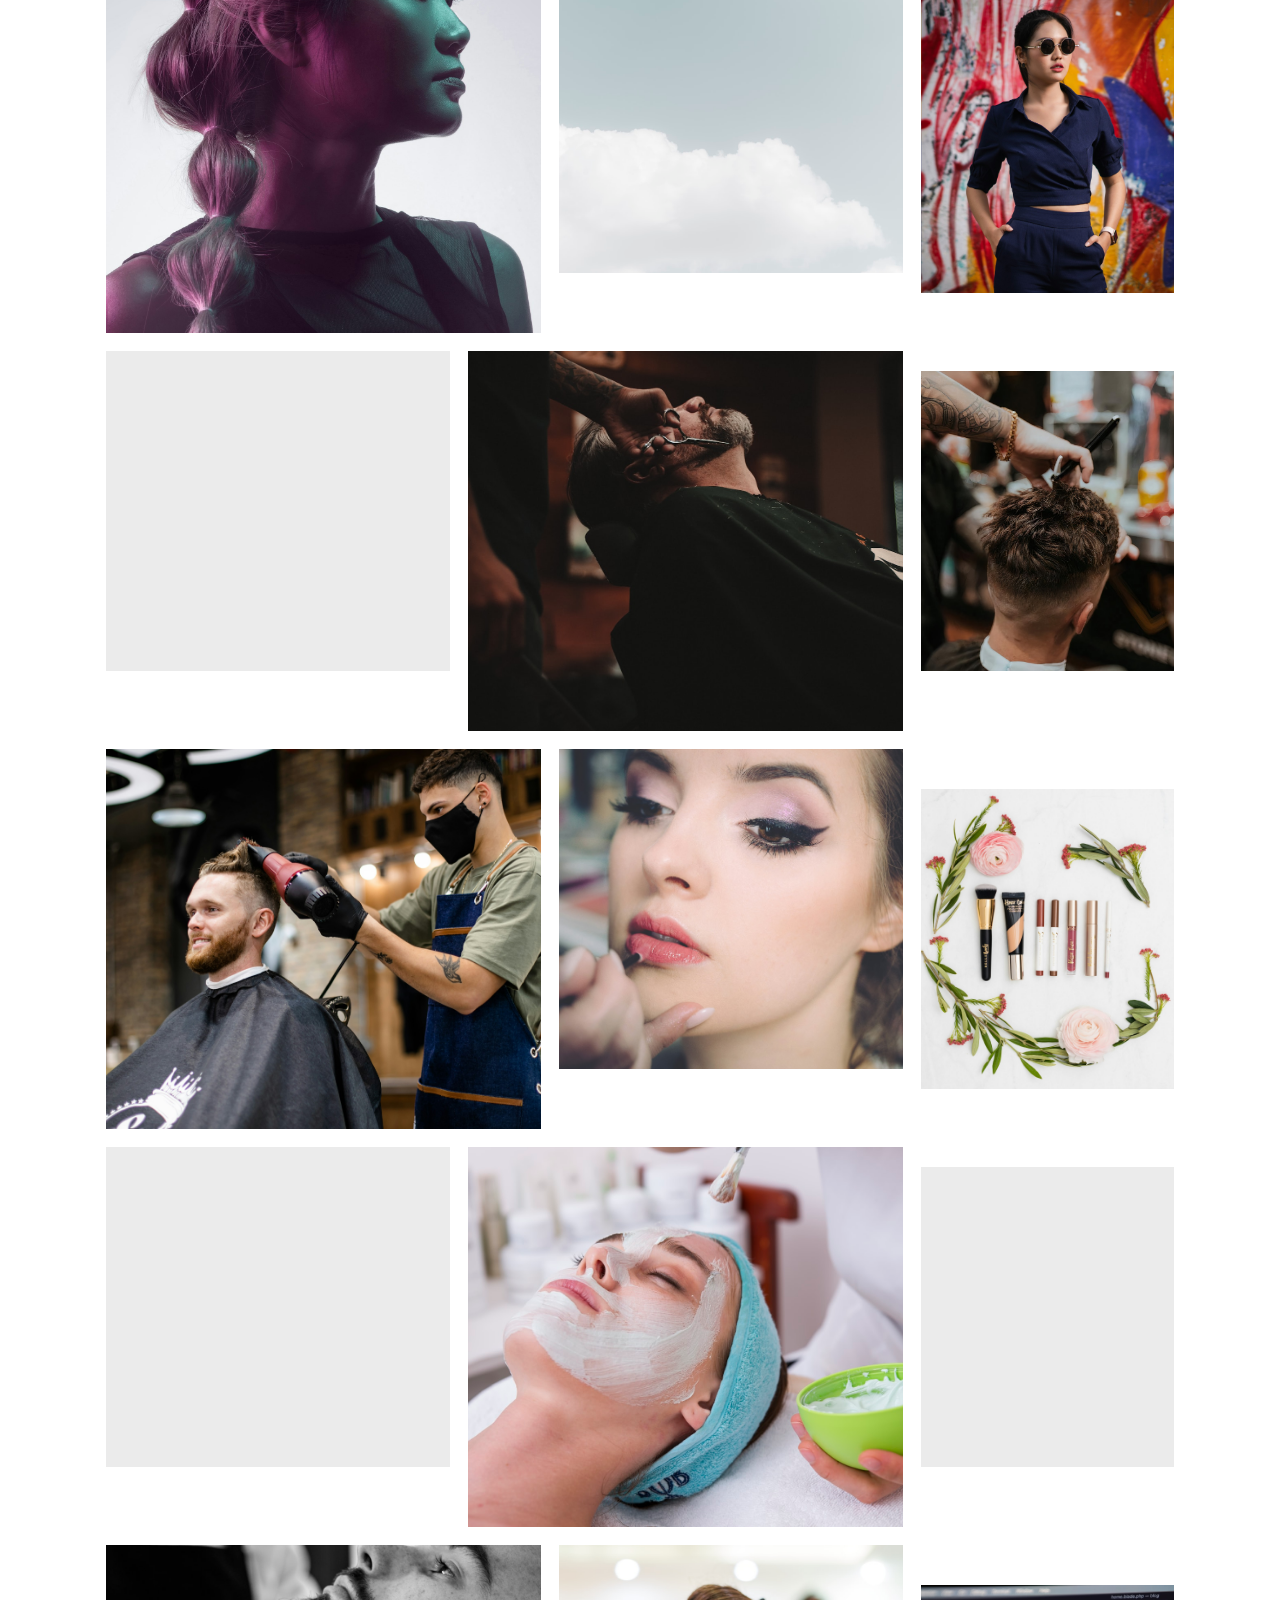
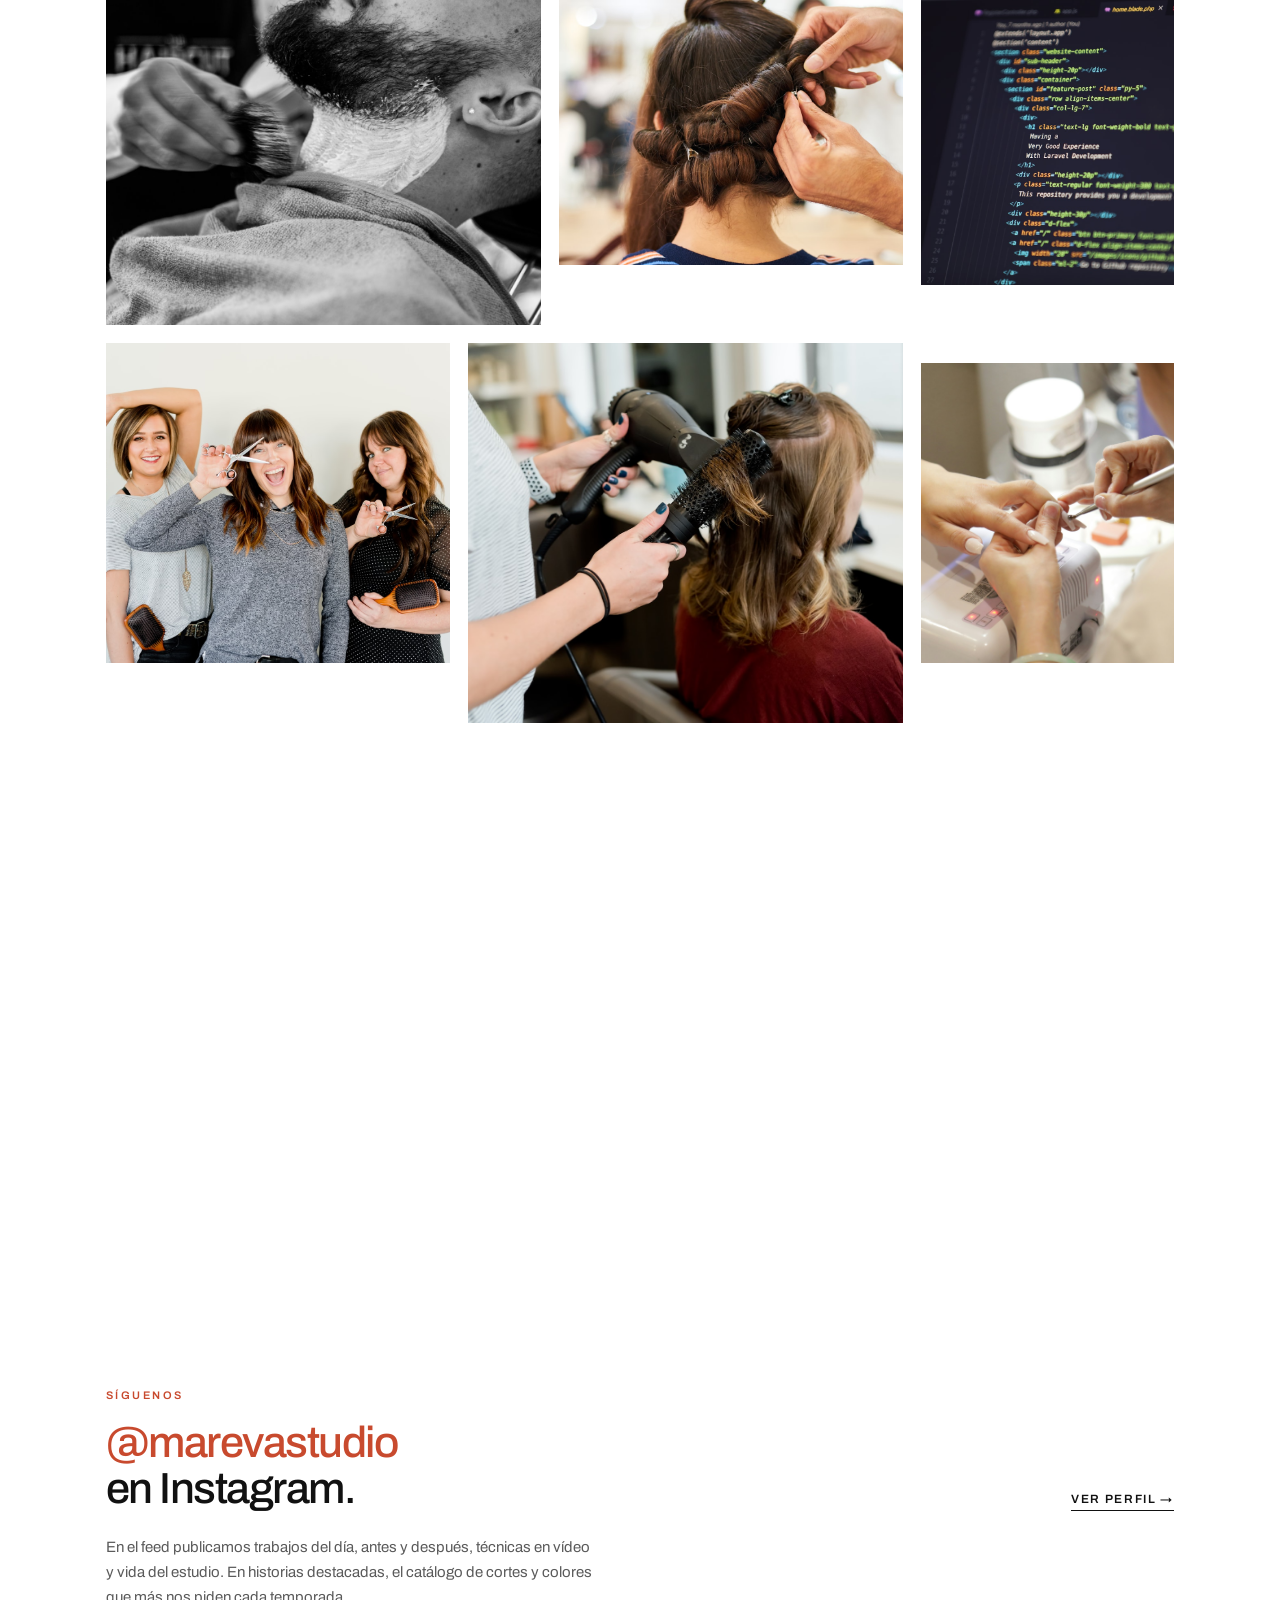
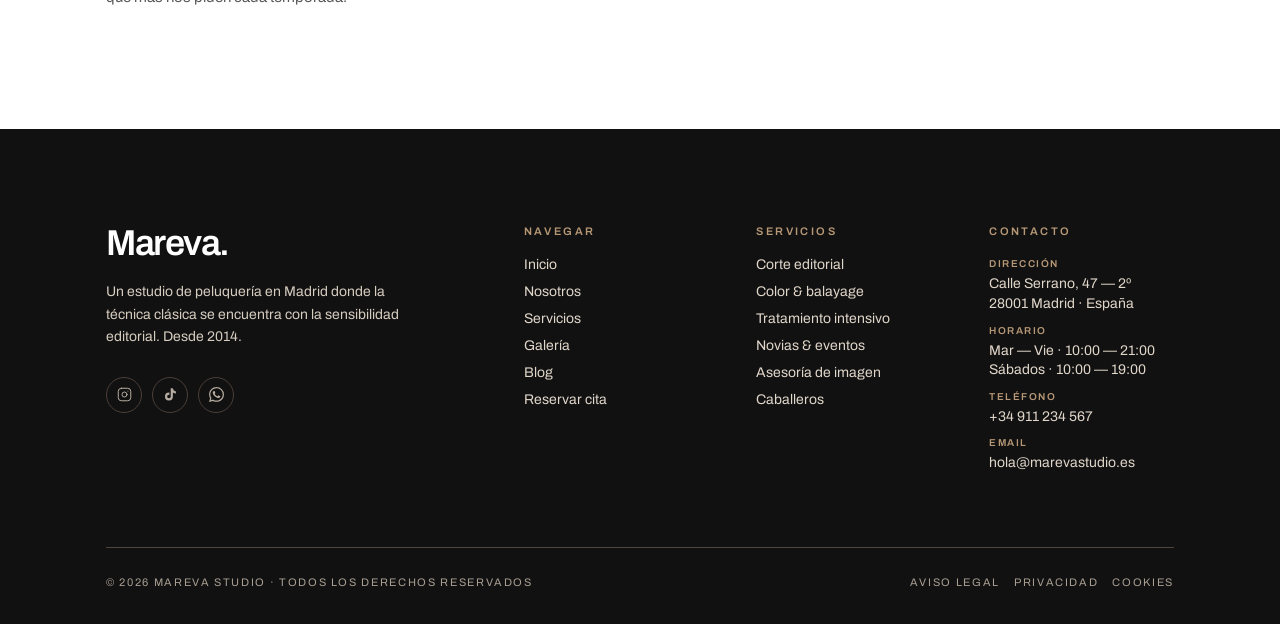
<file: galeria.html>
<!DOCTYPE html>
<html lang="es">
<head>
<meta charset="UTF-8" />
<meta name="viewport" content="width=device-width, initial-scale=1, viewport-fit=cover" />
<title>Galería · Mareva Studio</title>
<meta name="description" content="Portfolio de trabajos del estudio Mareva: cortes editoriales, color y balayage, tratamientos, novias, eventos y caballeros." />
<link rel="preconnect" href="https://fonts.googleapis.com">
<link rel="preconnect" href="https://fonts.gstatic.com" crossorigin>
<link href="https://fonts.googleapis.com/css2?family=Archivo:wght@300;400;500;600;700&display=swap" rel="stylesheet">
<link rel="stylesheet" href="styles.css">
</head>
<body>

<header class="topbar is-solid" id="topbar">
  <div class="topbar-inner">
    <a href="index.html" class="brand"><span class="brand-mark">M</span> Mareva</a>
    <nav class="nav">
      <a href="index.html">Inicio</a>
      <a href="nosotros.html">Nosotros</a>
      <a href="servicios.html">Servicios</a>
      <a href="galeria.html" class="active">Galería</a>
      <a href="blog.html">Blog</a>
      <a href="contacto.html" class="nav-cta nav-cta--mobile">Reservar cita</a>
    </nav>
    <a href="contacto.html" class="nav-cta">Reservar cita</a>
    <button class="menu-toggle" aria-label="Menú"><span></span><span></span><span></span></button>
  </div>
</header>

<!-- ============ PAGE HERO ============ -->
<section class="page-hero is-dark">
  <div class="page-hero-bg" style="--page-hero-img:url('images/photo-1632345031435-8727f6897d53.jpg')"></div>
  <div class="page-hero-content">
    <span class="eyebrow">Portfolio · 24 trabajos</span>
    <h1>Cada obra,<br>una <em>conversación.</em></h1>
    <p class="lead">Una selección curada de los trabajos del estudio durante los últimos doce meses. Filtra por tipo de servicio para ver lo que más te interesa.</p>
    <div class="breadcrumb"><a href="index.html">Inicio</a><span>/</span><span>Galería</span></div>
  </div>
</section>

<!-- ============ FILTROS + GRID ============ -->
<section>
  <div class="inner">
    <div class="gallery-filters reveal" id="gallery-filters">
      <button class="filter-pill active" data-filter="all">Todo</button>
      <button class="filter-pill" data-filter="cortes">Cortes</button>
      <button class="filter-pill" data-filter="color">Color</button>
      <button class="filter-pill" data-filter="tratamientos">Tratamientos</button>
      <button class="filter-pill" data-filter="novias">Novias</button>
      <button class="filter-pill" data-filter="eventos">Eventos</button>
      <button class="filter-pill" data-filter="hombre">Caballeros</button>
    </div>
    <div id="gallery-full" class="gallery-full reveal"></div>
  </div>
</section>

<!-- ============ CTA ============ -->
<section style="padding-top:40px">
  <div class="inner">
    <div class="giftcard-band reveal">
      <div>
        <h3>¿Te gusta lo que ves?</h3>
        <p>Reserva tu primera cita o pídenos referencias específicas. Trabajamos con moodboards: tú nos enseñas lo que te gusta y nosotros lo adaptamos a tu cabello.</p>
      </div>
      <a href="contacto.html" class="modal-cta">Reservar cita →</a>
    </div>
  </div>
</section>

<!-- ============ INSTAGRAM TEASER ============ -->
<section style="padding-bottom:120px">
  <div class="inner">
    <div class="section-header reveal" style="margin-bottom:24px">
      <div>
        <span class="eyebrow">Síguenos</span>
        <h2 class="section-title" style="margin-top:18px"><em>@marevastudio</em><br>en Instagram.</h2>
      </div>
      <a href="https://instagram.com" target="_blank" class="section-link">Ver perfil →</a>
    </div>
    <p style="font-size:15px;line-height:1.65;color:var(--ink-2);max-width:54ch" class="reveal">
      En el feed publicamos trabajos del día, antes y después, técnicas en vídeo y vida del estudio. En historias destacadas, el catálogo de cortes y colores que más nos piden cada temporada.
    </p>
  </div>
</section>

<!-- ============ LIGHTBOX ============ -->
<div class="lightbox" id="lightbox">
  <button class="lightbox-close" aria-label="Cerrar">✕</button>
  <button class="lightbox-nav lightbox-prev" aria-label="Anterior">‹</button>
  <div class="lightbox-img"></div>
  <button class="lightbox-nav lightbox-next" aria-label="Siguiente">›</button>
  <div class="lightbox-meta">
    <strong class="lightbox-title">—</strong>
    <span class="lightbox-index">— / —</span>
  </div>
</div>

<!-- ============ FOOTER ============ -->
<footer>
  <div class="inner">
    <div class="footer-grid">
      <div>
        <div class="footer-brand">Mareva.</div>
        <p class="footer-tag">Un estudio de peluquería en Madrid donde la técnica clásica se encuentra con la sensibilidad editorial. Desde 2014.</p>
        <div class="footer-social">
          <a href="#" aria-label="Instagram"><svg viewBox="0 0 24 24" fill="none" stroke="currentColor" stroke-width="1.6" stroke-linecap="round" stroke-linejoin="round"><rect x="2" y="2" width="20" height="20" rx="5"/><circle cx="12" cy="12" r="4"/><circle cx="17.5" cy="6.5" r="0.8" fill="currentColor" stroke="none"/></svg></a>
          <a href="#" aria-label="TikTok"><svg viewBox="0 0 24 24" fill="currentColor"><path d="M19.59 6.69a4.83 4.83 0 01-3.77-4.25V2h-3.45v13.67a2.89 2.89 0 01-2.88 2.5 2.89 2.89 0 01-2.89-2.89 2.89 2.89 0 012.89-2.89c.28 0 .54.04.79.1V9.01a6.27 6.27 0 00-.79-.05 6.34 6.34 0 00-6.34 6.34 6.34 6.34 0 006.34 6.34 6.34 6.34 0 006.33-6.34V8.69a8.18 8.18 0 004.78 1.52V6.72a4.85 4.85 0 01-1.01-.03z"/></svg></a>
          <a href="#" aria-label="WhatsApp"><svg viewBox="0 0 24 24" fill="currentColor"><path d="M17.472 14.382c-.297-.149-1.758-.867-2.03-.967-.273-.099-.471-.148-.67.15-.197.297-.767.966-.94 1.164-.173.199-.347.223-.644.075-.297-.15-1.255-.463-2.39-1.475-.883-.788-1.48-1.761-1.653-2.059-.173-.297-.018-.458.13-.606.134-.133.298-.347.446-.52.149-.174.198-.298.298-.497.099-.198.05-.371-.025-.52-.075-.149-.669-1.612-.916-2.207-.242-.579-.487-.5-.669-.51-.173-.008-.371-.01-.57-.01-.198 0-.52.074-.792.372-.272.297-1.04 1.016-1.04 2.479 0 1.462 1.065 2.875 1.213 3.074.149.198 2.096 3.2 5.077 4.487.709.306 1.262.489 1.694.625.712.227 1.36.195 1.871.118.571-.085 1.758-.719 2.006-1.413.248-.694.248-1.289.173-1.413-.074-.124-.272-.198-.57-.347m-5.421 7.403h-.004a9.87 9.87 0 01-5.031-1.378l-.361-.214-3.741.982.998-3.648-.235-.374a9.86 9.86 0 01-1.51-5.26c.001-5.45 4.436-9.884 9.888-9.884 2.64 0 5.122 1.03 6.988 2.898a9.825 9.825 0 012.893 6.994c-.003 5.45-4.437 9.884-9.885 9.884m8.413-18.297A11.815 11.815 0 0012.05 0C5.495 0 .16 5.335.157 11.892c0 2.096.547 4.142 1.588 5.945L.057 24l6.305-1.654a11.882 11.882 0 005.683 1.448h.005c6.554 0 11.89-5.335 11.893-11.893a11.821 11.821 0 00-3.48-8.413z"/></svg></a>
        </div>
      </div>
      <div><h6>Navegar</h6><ul><li><a href="index.html">Inicio</a></li><li><a href="nosotros.html">Nosotros</a></li><li><a href="servicios.html">Servicios</a></li><li><a href="galeria.html">Galería</a></li><li><a href="blog.html">Blog</a></li><li><a href="contacto.html">Reservar cita</a></li></ul></div>
      <div><h6>Servicios</h6><ul><li><a href="servicios.html#cortes">Corte editorial</a></li><li><a href="servicios.html#color">Color &amp; balayage</a></li><li><a href="servicios.html#tratamientos">Tratamiento intensivo</a></li><li><a href="servicios.html#eventos">Novias &amp; eventos</a></li><li><a href="servicios.html#asesoria">Asesoría de imagen</a></li><li><a href="servicios.html#cortes">Caballeros</a></li></ul></div>
      <div><h6>Contacto</h6><ul class="footer-contact-list"><li><strong>Dirección</strong>Calle Serrano, 47 — 2º<br>28001 Madrid · España</li><li><strong>Horario</strong>Mar — Vie · 10:00 — 21:00<br>Sábados · 10:00 — 19:00</li><li><strong>Teléfono</strong>+34 911 234 567</li><li><strong>Email</strong>hola@marevastudio.es</li></ul></div>
    </div>
    <div class="footer-bottom">
      <span>© 2026 Mareva Studio · Todos los derechos reservados</span>
      <div class="footer-bottom-links"><a href="#">Aviso legal</a><a href="#">Privacidad</a><a href="#">Cookies</a></div>
    </div>
  </div>
</footer>

<script src="data.js"></script>
<script src="script.js"></script>
</body>
</html>
</file>
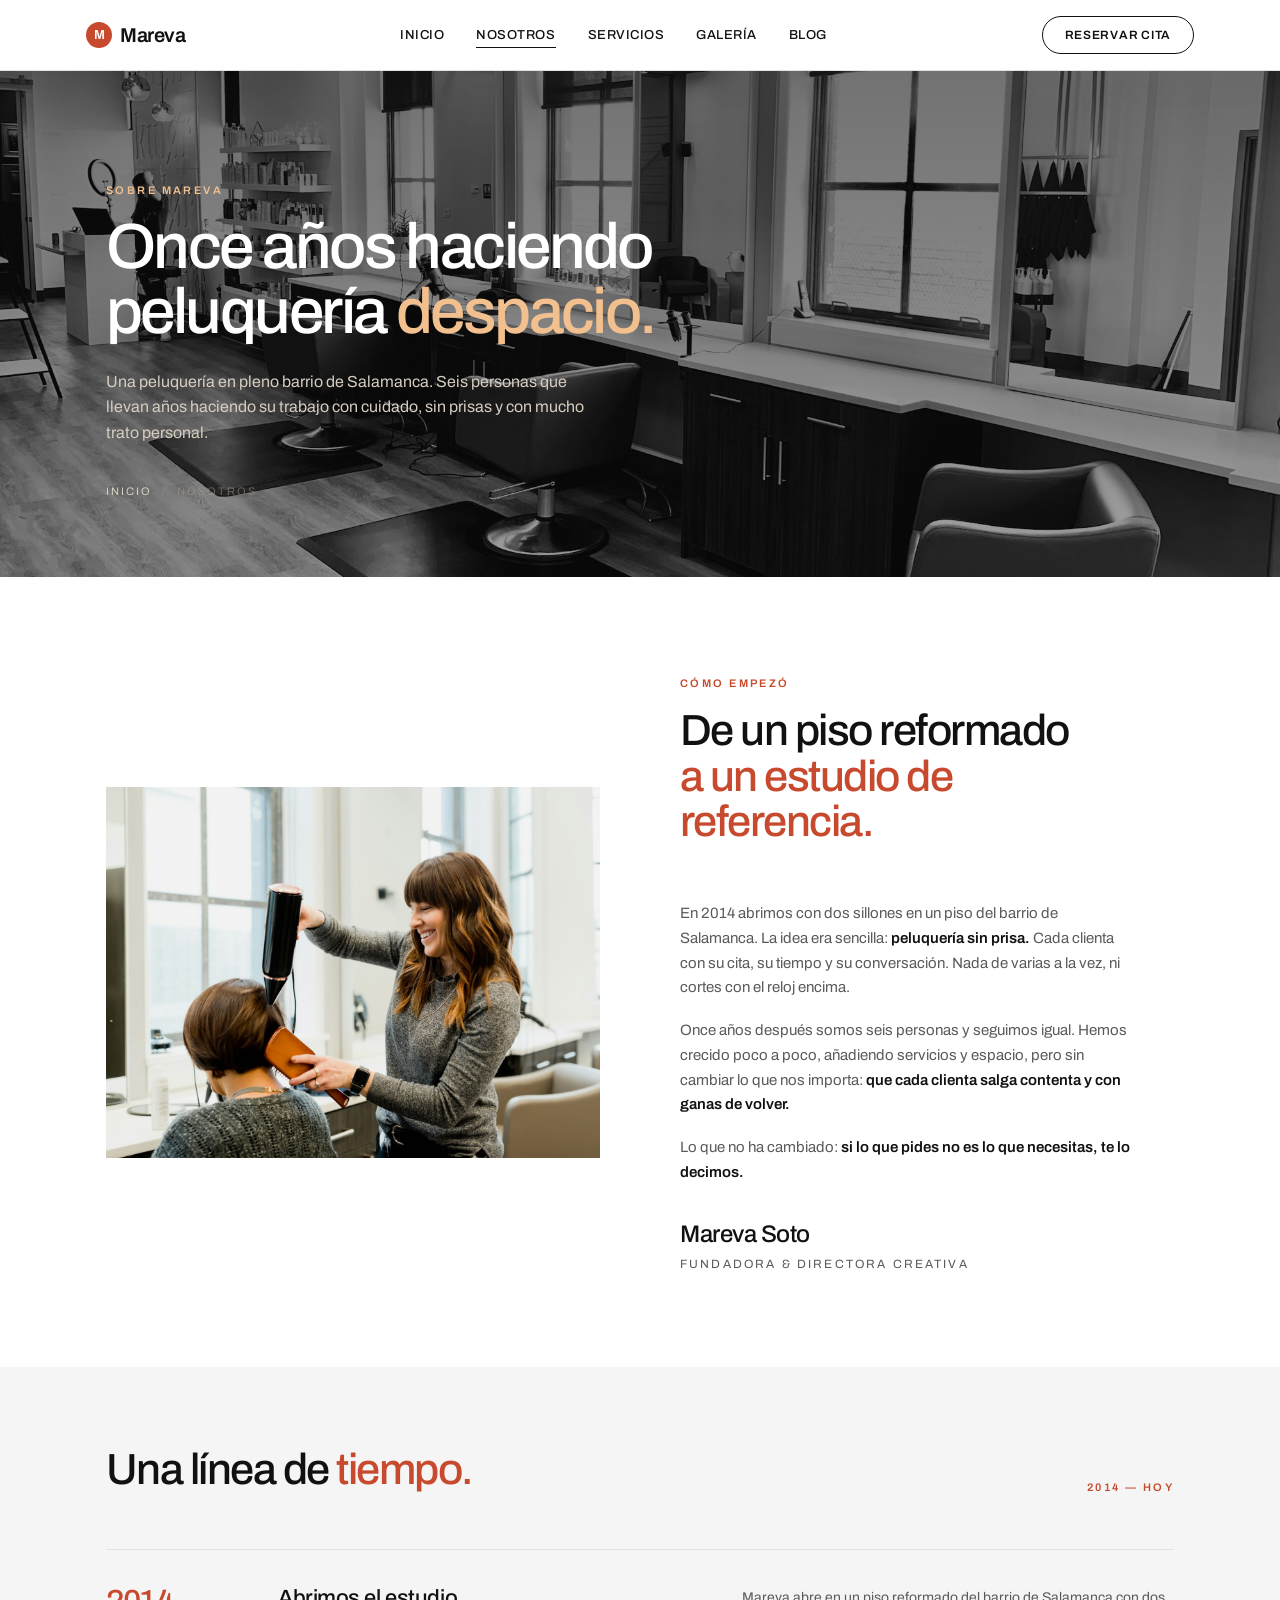
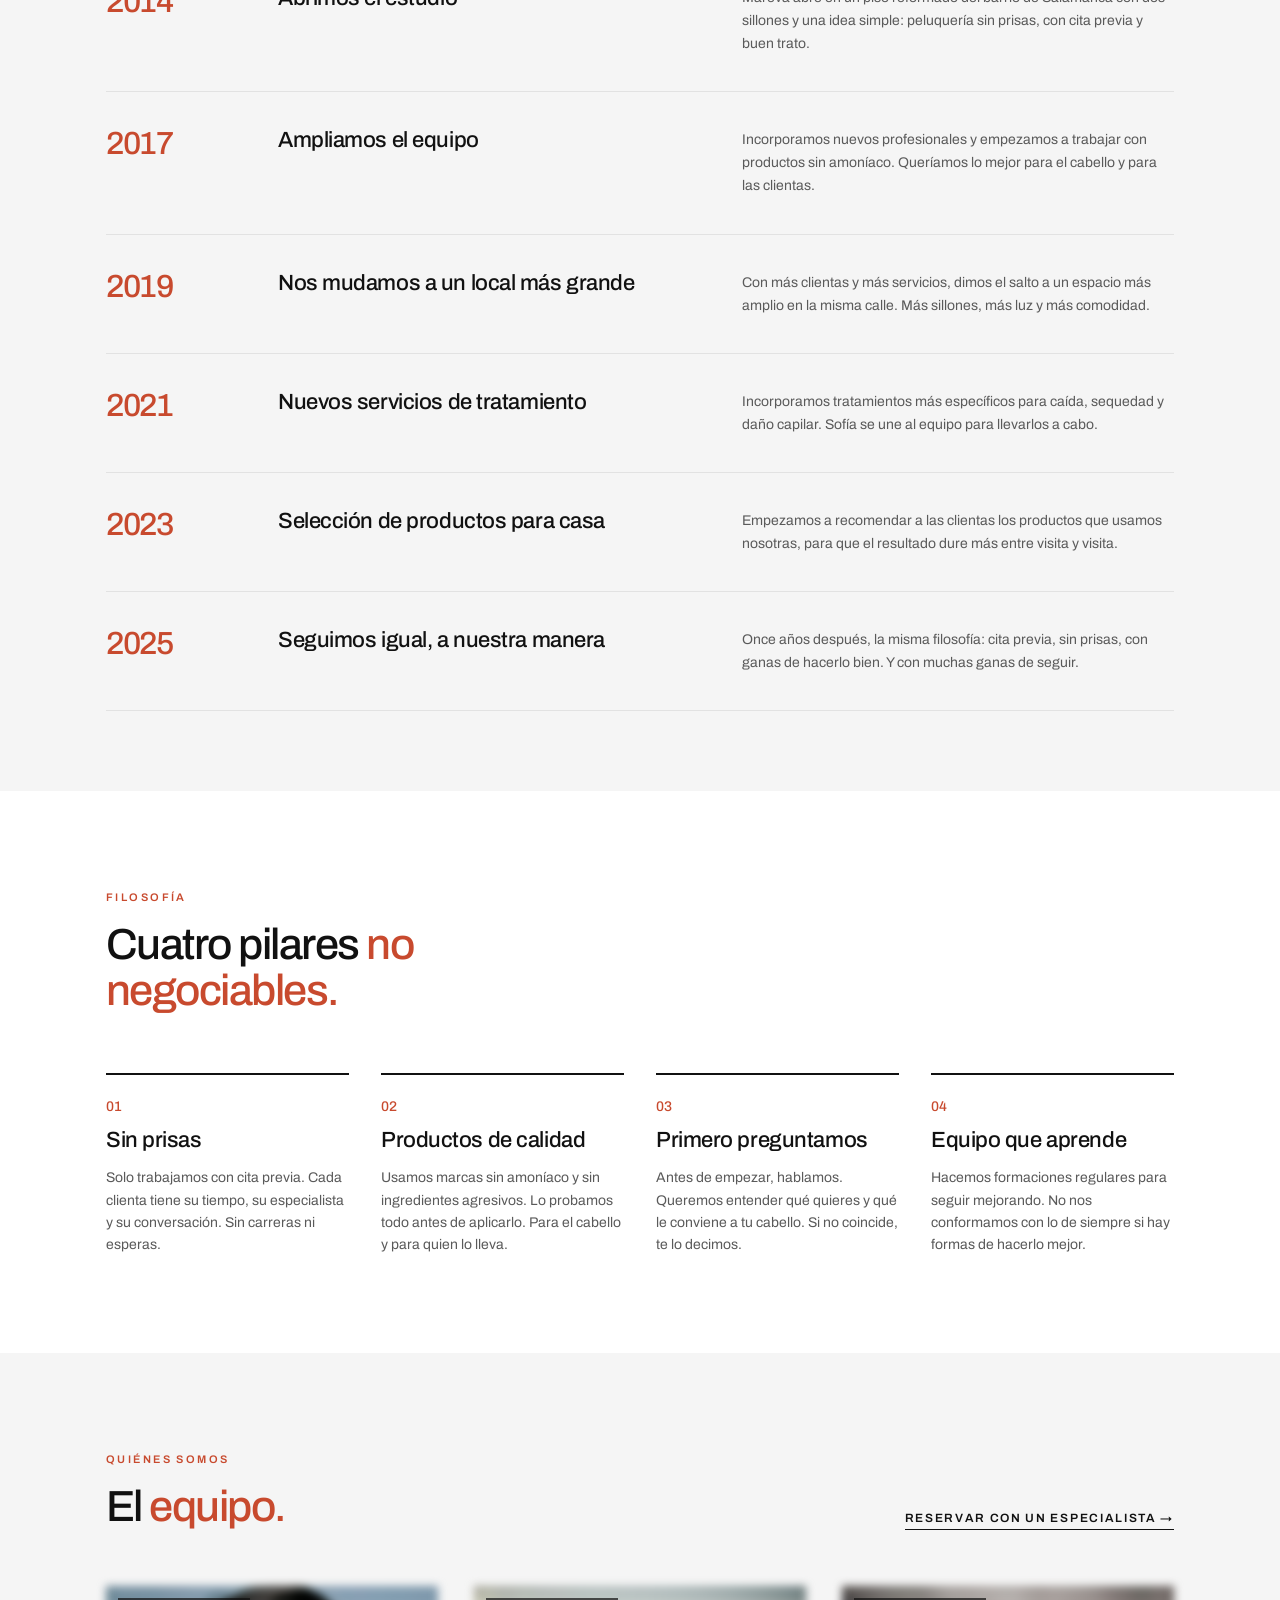
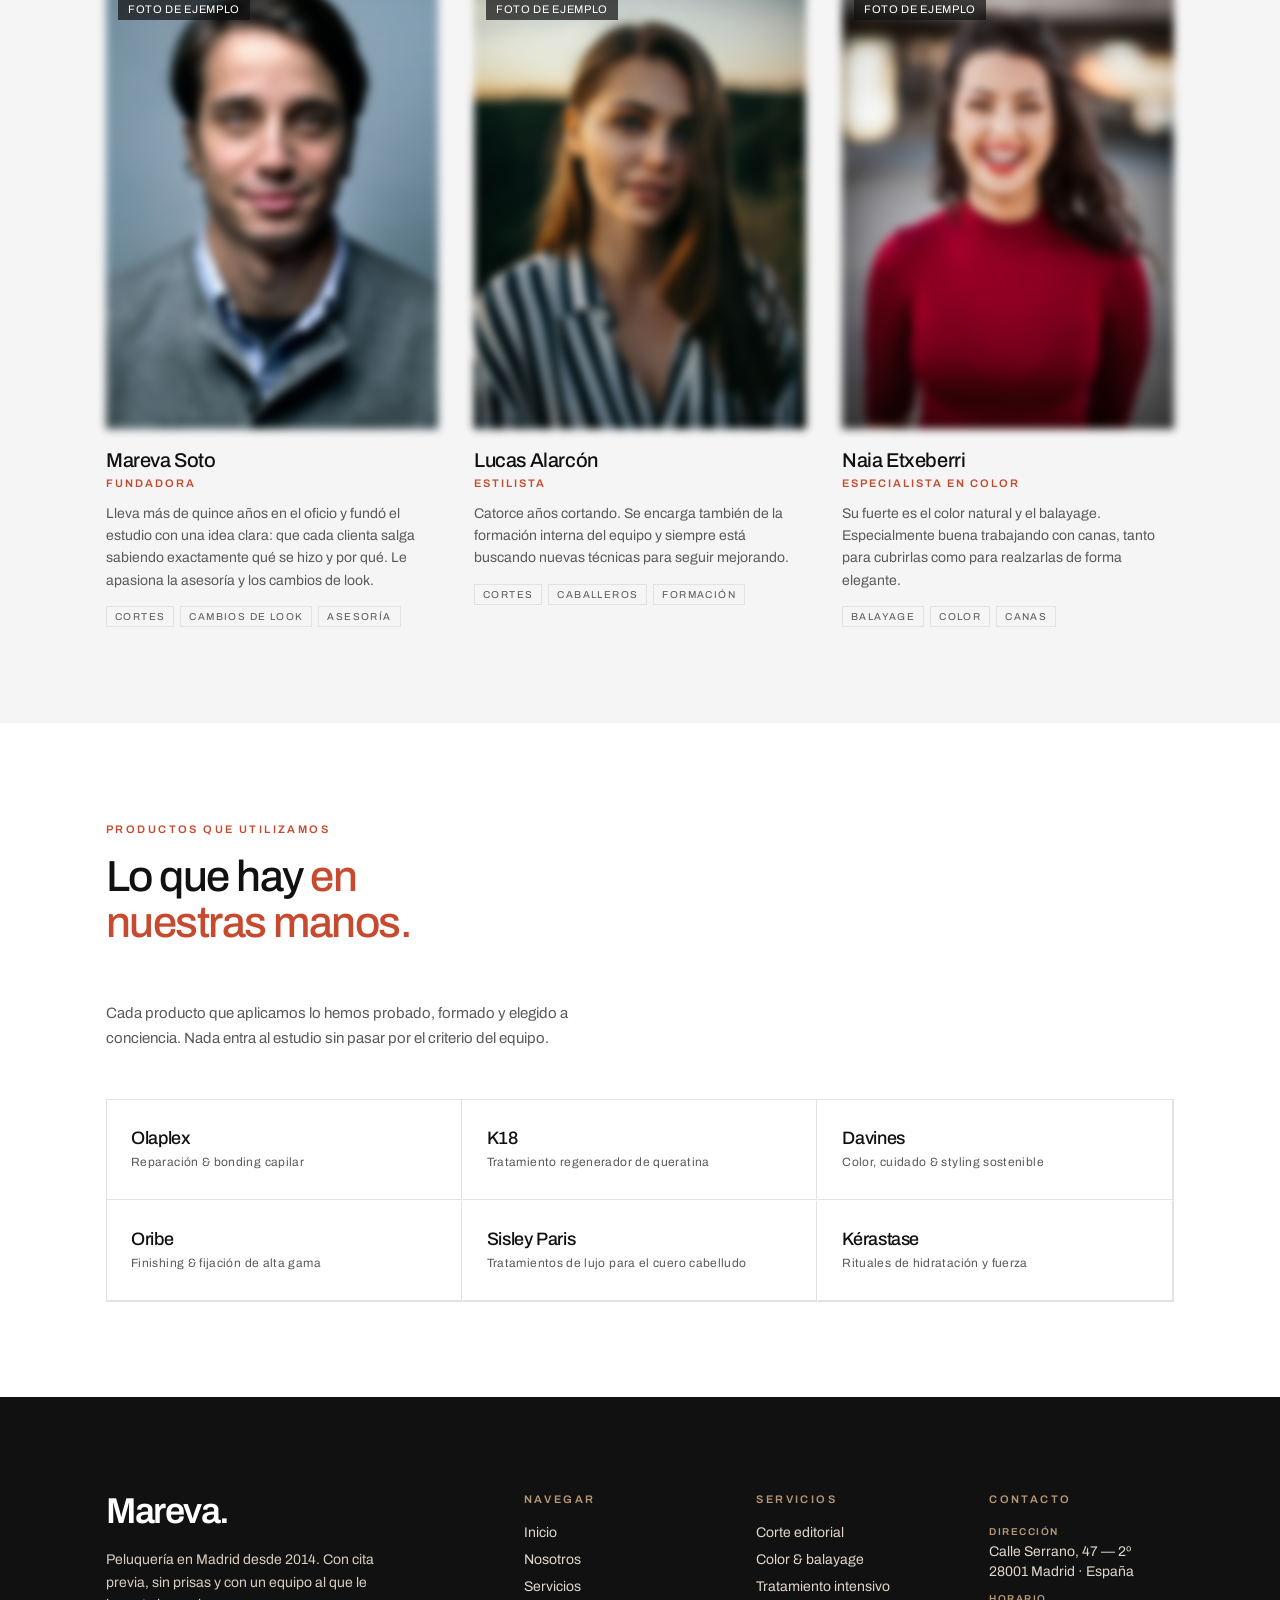
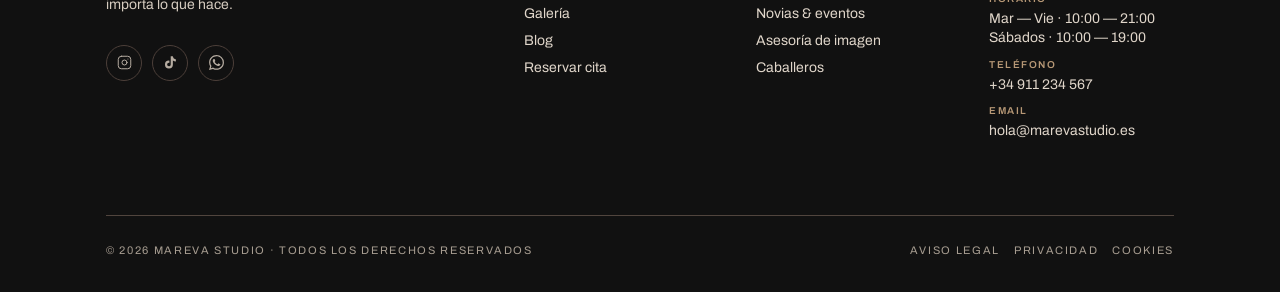
<file: nosotros.html>
<!DOCTYPE html>
<html lang="es">
<head>
<meta charset="UTF-8" />
<meta name="viewport" content="width=device-width, initial-scale=1, viewport-fit=cover" />
<title>Nosotros · Mareva Studio</title>
<meta name="description" content="Conoce al equipo de Mareva Studio. Once años de peluquería en Madrid con cita previa y trato cercano." />
<link rel="preconnect" href="https://fonts.googleapis.com">
<link rel="preconnect" href="https://fonts.gstatic.com" crossorigin>
<link href="https://fonts.googleapis.com/css2?family=Archivo:wght@300;400;500;600;700&display=swap" rel="stylesheet">
<link rel="stylesheet" href="styles.css">
</head>
<body>

<!-- ============ TOPBAR ============ -->
<header class="topbar is-solid" id="topbar">
  <div class="topbar-inner">
    <a href="index.html" class="brand"><span class="brand-mark">M</span> Mareva</a>
    <nav class="nav">
      <a href="index.html">Inicio</a>
      <a href="nosotros.html" class="active">Nosotros</a>
      <a href="servicios.html">Servicios</a>
      <a href="galeria.html">Galería</a>
      <a href="blog.html">Blog</a>
      <a href="contacto.html" class="nav-cta nav-cta--mobile">Reservar cita</a>
    </nav>
    <a href="contacto.html" class="nav-cta">Reservar cita</a>
    <button class="menu-toggle" aria-label="Menú"><span></span><span></span><span></span></button>
  </div>
</header>

<!-- ============ PAGE HERO ============ -->
<section class="page-hero is-dark">
  <div class="page-hero-bg" style="--page-hero-img:url('images/photo-1560066984-138dadb4c035.jpg')"></div>
  <div class="page-hero-content">
    <span class="eyebrow">Sobre Mareva</span>
    <h1>Once años haciendo<br>peluquería <em>despacio.</em></h1>
    <p class="lead">Una peluquería en pleno barrio de Salamanca. Seis personas que llevan años haciendo su trabajo con cuidado, sin prisas y con mucho trato personal.</p>
    <div class="breadcrumb">
      <a href="index.html">Inicio</a><span>/</span><span>Nosotros</span>
    </div>
  </div>
</section>

<!-- ============ HISTORIA + IMAGEN ============ -->
<section>
  <div class="inner">
    <div class="about">
      <div class="about-img reveal-zoom reveal" style="--about-img:url('images/photo-1562322140-8baeececf3df.jpg')"></div>
      <div class="about-text reveal">
        <span class="eyebrow">Cómo empezó</span>
        <h2 class="section-title" style="margin-top:18px">De un piso reformado <em>a un estudio de referencia.</em></h2>
        <p>En 2014 abrimos con dos sillones en un piso del barrio de Salamanca. La idea era sencilla: <strong>peluquería sin prisa.</strong> Cada clienta con su cita, su tiempo y su conversación. Nada de varias a la vez, ni cortes con el reloj encima.</p>
        <p>Once años después somos seis personas y seguimos igual. Hemos crecido poco a poco, añadiendo servicios y espacio, pero sin cambiar lo que nos importa: <strong>que cada clienta salga contenta y con ganas de volver.</strong></p>
        <p>Lo que no ha cambiado: <strong>si lo que pides no es lo que necesitas, te lo decimos.</strong></p>
        <div class="signature">Mareva Soto</div>
        <div class="sig-name">Fundadora & directora creativa</div>
      </div>
    </div>
  </div>
</section>

<!-- ============ TIMELINE ============ -->
<section style="background:var(--bg-2);padding:80px 0">
  <div class="inner">
    <div class="section-header reveal">
      <h2 class="section-title">Una línea de <em>tiempo.</em></h2>
      <span class="eyebrow">2014 — Hoy</span>
    </div>
    <div id="timeline" class="timeline stagger reveal"></div>
  </div>
</section>

<!-- ============ FILOSOFÍA / PILARES ============ -->
<section>
  <div class="inner">
    <div class="section-header reveal">
      <div>
        <span class="eyebrow">Filosofía</span>
        <h2 class="section-title" style="margin-top:18px">Cuatro pilares <em>no negociables.</em></h2>
      </div>
    </div>
    <div id="pillars-grid" class="pillars-grid stagger reveal"></div>
  </div>
</section>

<!-- ============ EQUIPO ============ -->
<section style="background:var(--bg-2)">
  <div class="inner">
    <div class="section-header reveal">
      <div>
        <span class="eyebrow">Quiénes somos</span>
        <h2 class="section-title" style="margin-top:18px">El <em>equipo.</em></h2>
      </div>
      <a href="contacto.html" class="section-link">Reservar con un especialista →</a>
    </div>
    <div id="team-grid" class="team-grid stagger reveal"></div>
  </div>
</section>

<!-- ============ MARCAS ============ -->
<section>
  <div class="inner">
    <div class="section-header reveal">
      <div>
        <span class="eyebrow">Productos que utilizamos</span>
        <h2 class="section-title" style="margin-top:18px">Lo que hay <em>en nuestras manos.</em></h2>
      </div>
    </div>
    <p style="font-size:15px;line-height:1.65;color:var(--ink-2);max-width:54ch" class="reveal">
      Cada producto que aplicamos lo hemos probado, formado y elegido a conciencia. Nada entra al estudio sin pasar por el criterio del equipo.
    </p>
    <div id="brands-strip" class="brands-strip reveal"></div>
  </div>
</section>

<!-- ============ FOOTER ============ -->
<footer>
  <div class="inner">
    <div class="footer-grid">
      <div>
        <div class="footer-brand">Mareva.</div>
        <p class="footer-tag">Peluquería en Madrid desde 2014. Con cita previa, sin prisas y con un equipo al que le importa lo que hace.</p>
        <div class="footer-social">
          <a href="#" aria-label="Instagram"><svg viewBox="0 0 24 24" fill="none" stroke="currentColor" stroke-width="1.6" stroke-linecap="round" stroke-linejoin="round"><rect x="2" y="2" width="20" height="20" rx="5"/><circle cx="12" cy="12" r="4"/><circle cx="17.5" cy="6.5" r="0.8" fill="currentColor" stroke="none"/></svg></a>
          <a href="#" aria-label="TikTok"><svg viewBox="0 0 24 24" fill="currentColor"><path d="M19.59 6.69a4.83 4.83 0 01-3.77-4.25V2h-3.45v13.67a2.89 2.89 0 01-2.88 2.5 2.89 2.89 0 01-2.89-2.89 2.89 2.89 0 012.89-2.89c.28 0 .54.04.79.1V9.01a6.27 6.27 0 00-.79-.05 6.34 6.34 0 00-6.34 6.34 6.34 6.34 0 006.34 6.34 6.34 6.34 0 006.33-6.34V8.69a8.18 8.18 0 004.78 1.52V6.72a4.85 4.85 0 01-1.01-.03z"/></svg></a>
          <a href="#" aria-label="WhatsApp"><svg viewBox="0 0 24 24" fill="currentColor"><path d="M17.472 14.382c-.297-.149-1.758-.867-2.03-.967-.273-.099-.471-.148-.67.15-.197.297-.767.966-.94 1.164-.173.199-.347.223-.644.075-.297-.15-1.255-.463-2.39-1.475-.883-.788-1.48-1.761-1.653-2.059-.173-.297-.018-.458.13-.606.134-.133.298-.347.446-.52.149-.174.198-.298.298-.497.099-.198.05-.371-.025-.52-.075-.149-.669-1.612-.916-2.207-.242-.579-.487-.5-.669-.51-.173-.008-.371-.01-.57-.01-.198 0-.52.074-.792.372-.272.297-1.04 1.016-1.04 2.479 0 1.462 1.065 2.875 1.213 3.074.149.198 2.096 3.2 5.077 4.487.709.306 1.262.489 1.694.625.712.227 1.36.195 1.871.118.571-.085 1.758-.719 2.006-1.413.248-.694.248-1.289.173-1.413-.074-.124-.272-.198-.57-.347m-5.421 7.403h-.004a9.87 9.87 0 01-5.031-1.378l-.361-.214-3.741.982.998-3.648-.235-.374a9.86 9.86 0 01-1.51-5.26c.001-5.45 4.436-9.884 9.888-9.884 2.64 0 5.122 1.03 6.988 2.898a9.825 9.825 0 012.893 6.994c-.003 5.45-4.437 9.884-9.885 9.884m8.413-18.297A11.815 11.815 0 0012.05 0C5.495 0 .16 5.335.157 11.892c0 2.096.547 4.142 1.588 5.945L.057 24l6.305-1.654a11.882 11.882 0 005.683 1.448h.005c6.554 0 11.89-5.335 11.893-11.893a11.821 11.821 0 00-3.48-8.413z"/></svg></a>
        </div>
      </div>
      <div><h6>Navegar</h6><ul><li><a href="index.html">Inicio</a></li><li><a href="nosotros.html">Nosotros</a></li><li><a href="servicios.html">Servicios</a></li><li><a href="galeria.html">Galería</a></li><li><a href="blog.html">Blog</a></li><li><a href="contacto.html">Reservar cita</a></li></ul></div>
      <div><h6>Servicios</h6><ul><li><a href="servicios.html#cortes">Corte editorial</a></li><li><a href="servicios.html#color">Color &amp; balayage</a></li><li><a href="servicios.html#tratamientos">Tratamiento intensivo</a></li><li><a href="servicios.html#eventos">Novias &amp; eventos</a></li><li><a href="servicios.html#asesoria">Asesoría de imagen</a></li><li><a href="servicios.html#cortes">Caballeros</a></li></ul></div>
      <div><h6>Contacto</h6><ul class="footer-contact-list"><li><strong>Dirección</strong>Calle Serrano, 47 — 2º<br>28001 Madrid · España</li><li><strong>Horario</strong>Mar — Vie · 10:00 — 21:00<br>Sábados · 10:00 — 19:00</li><li><strong>Teléfono</strong>+34 911 234 567</li><li><strong>Email</strong>hola@marevastudio.es</li></ul></div>
    </div>
    <div class="footer-bottom">
      <span>© 2026 Mareva Studio · Todos los derechos reservados</span>
      <div class="footer-bottom-links"><a href="#">Aviso legal</a><a href="#">Privacidad</a><a href="#">Cookies</a></div>
    </div>
  </div>
</footer>

<script src="data.js"></script>
<script src="script.js"></script>
</body>
</html>
</file>
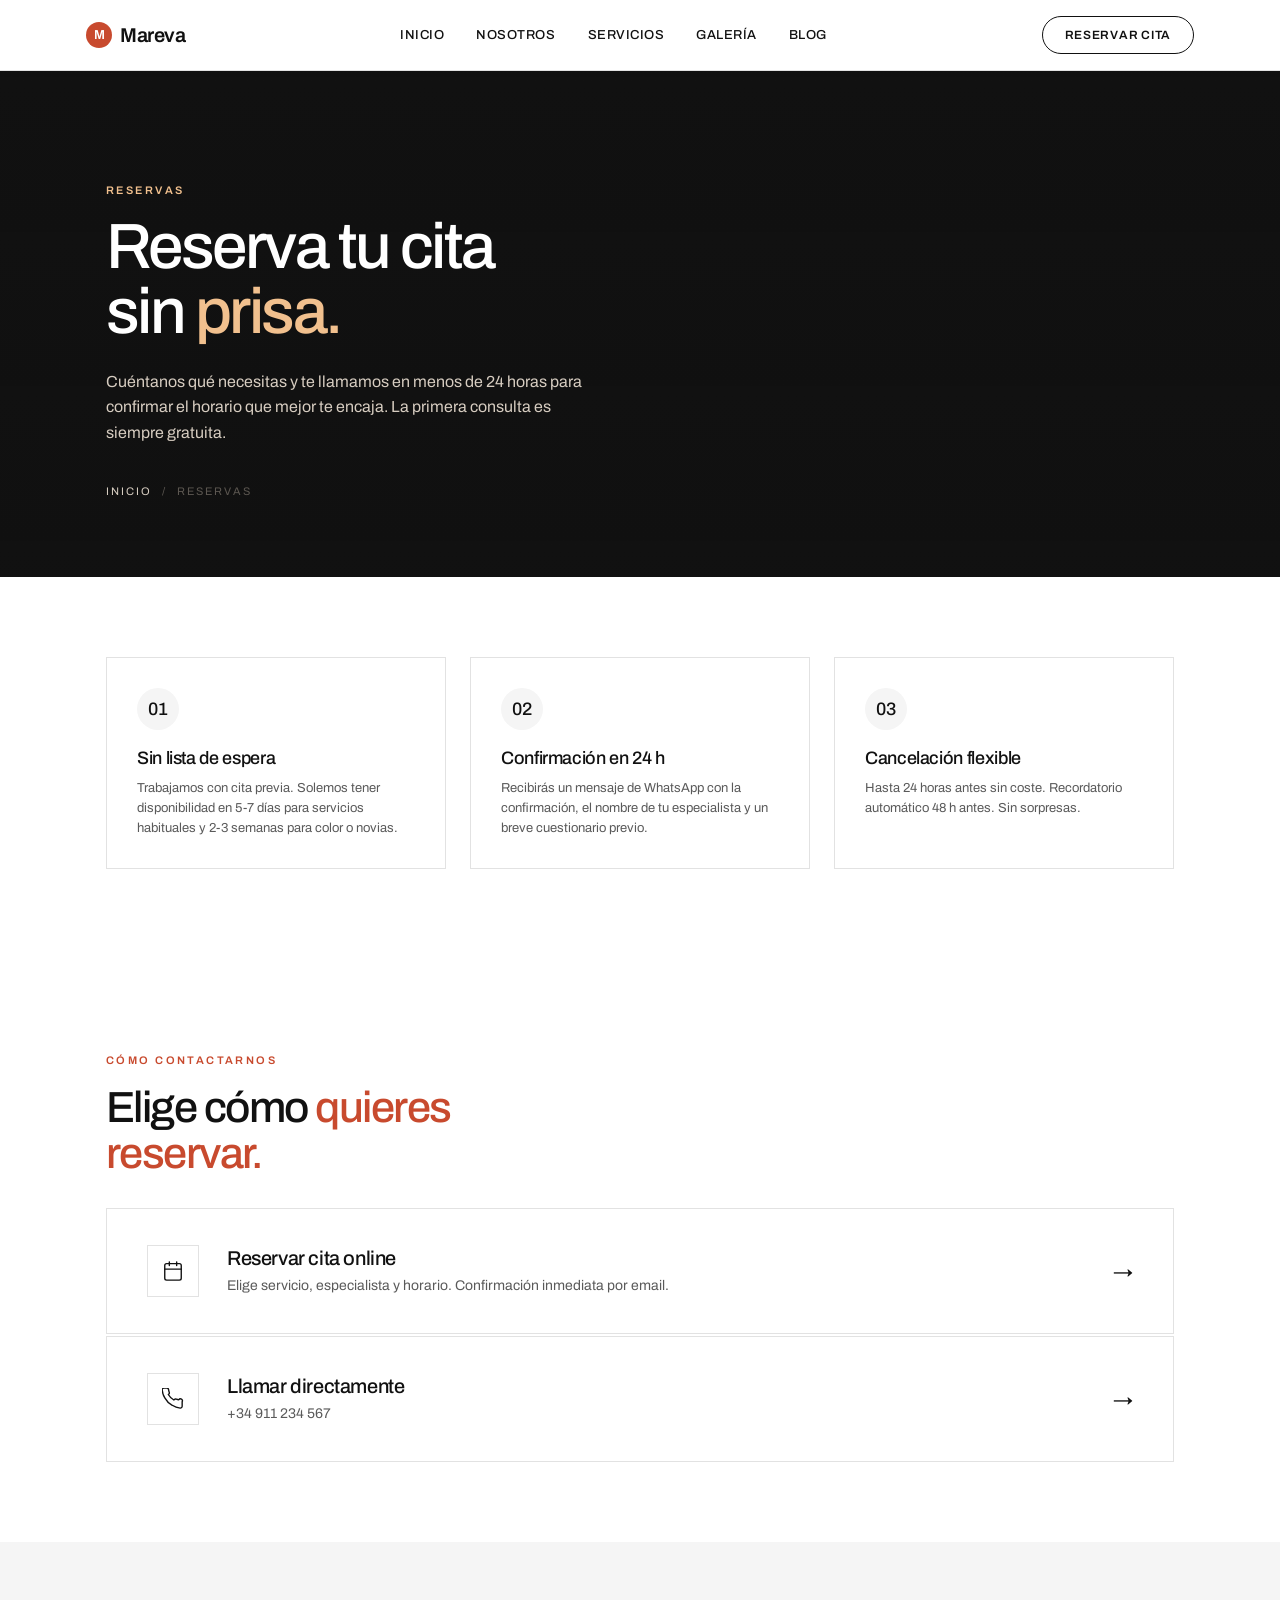
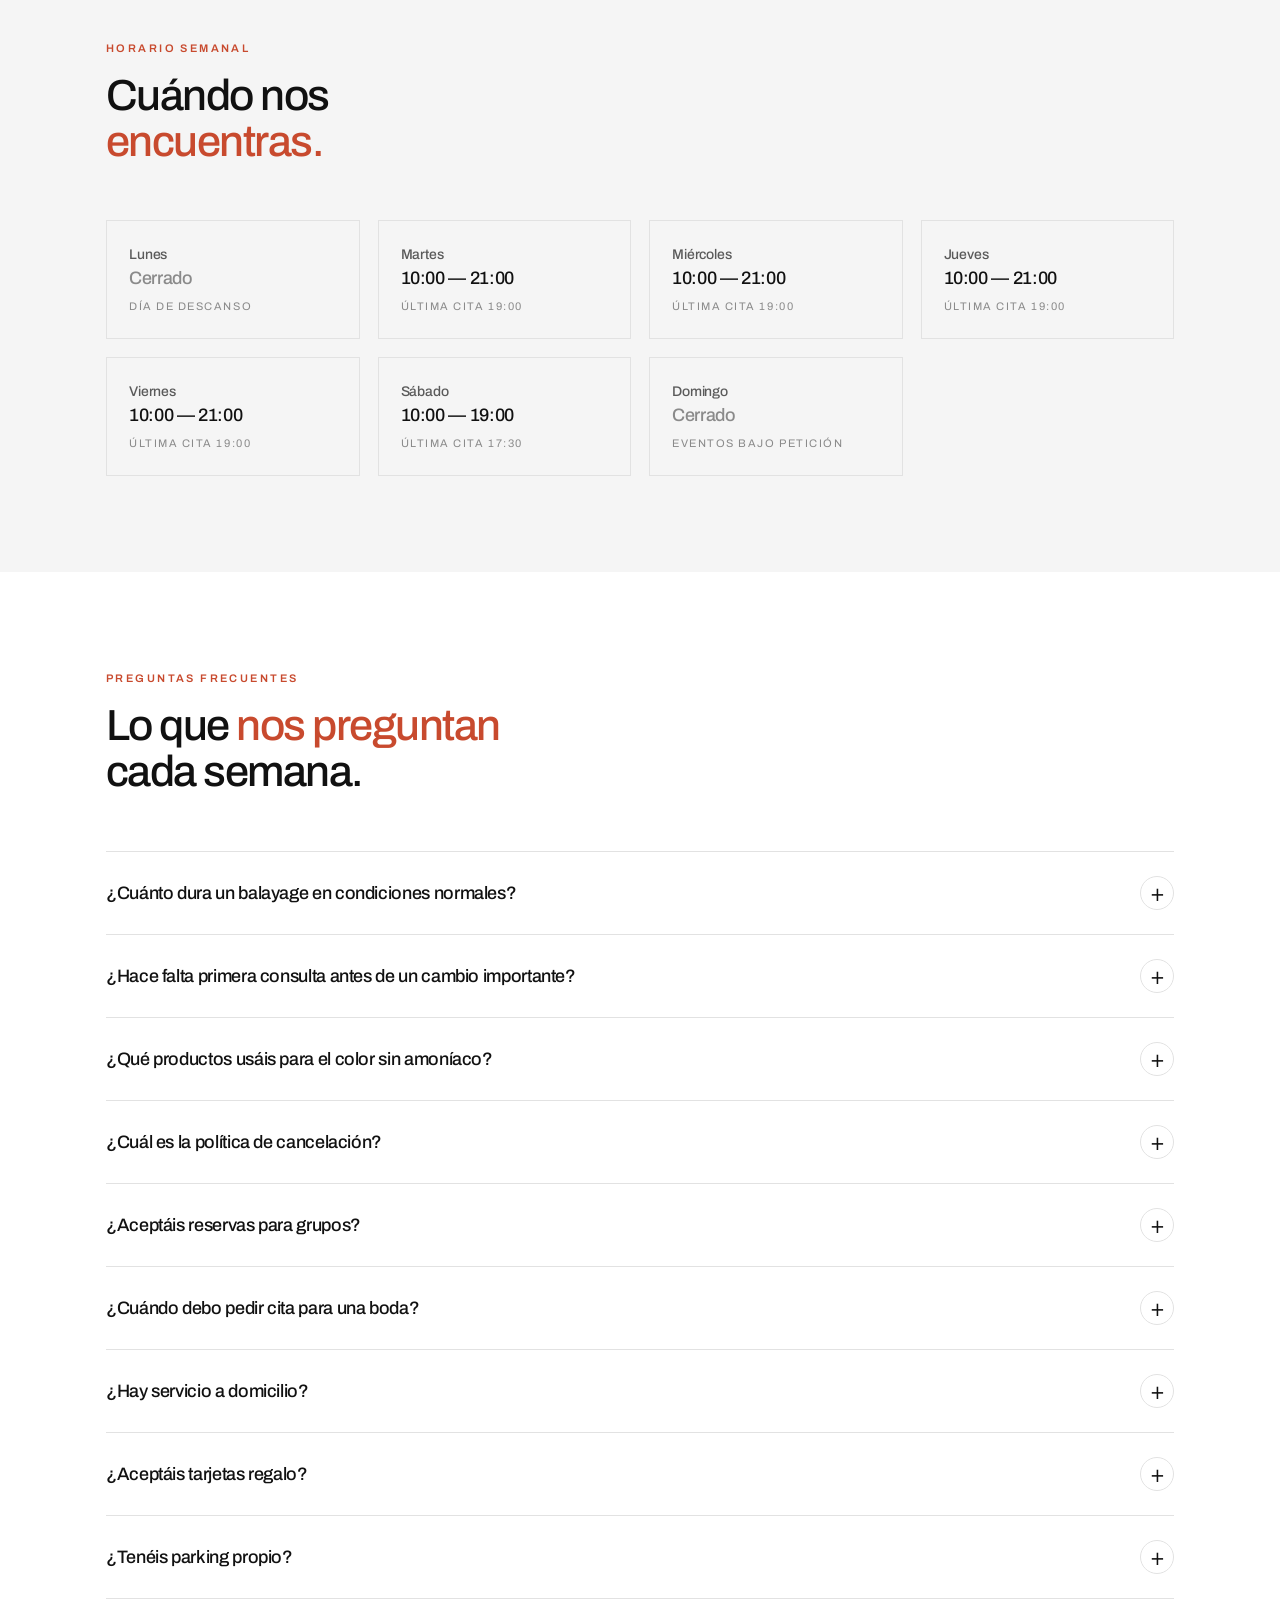
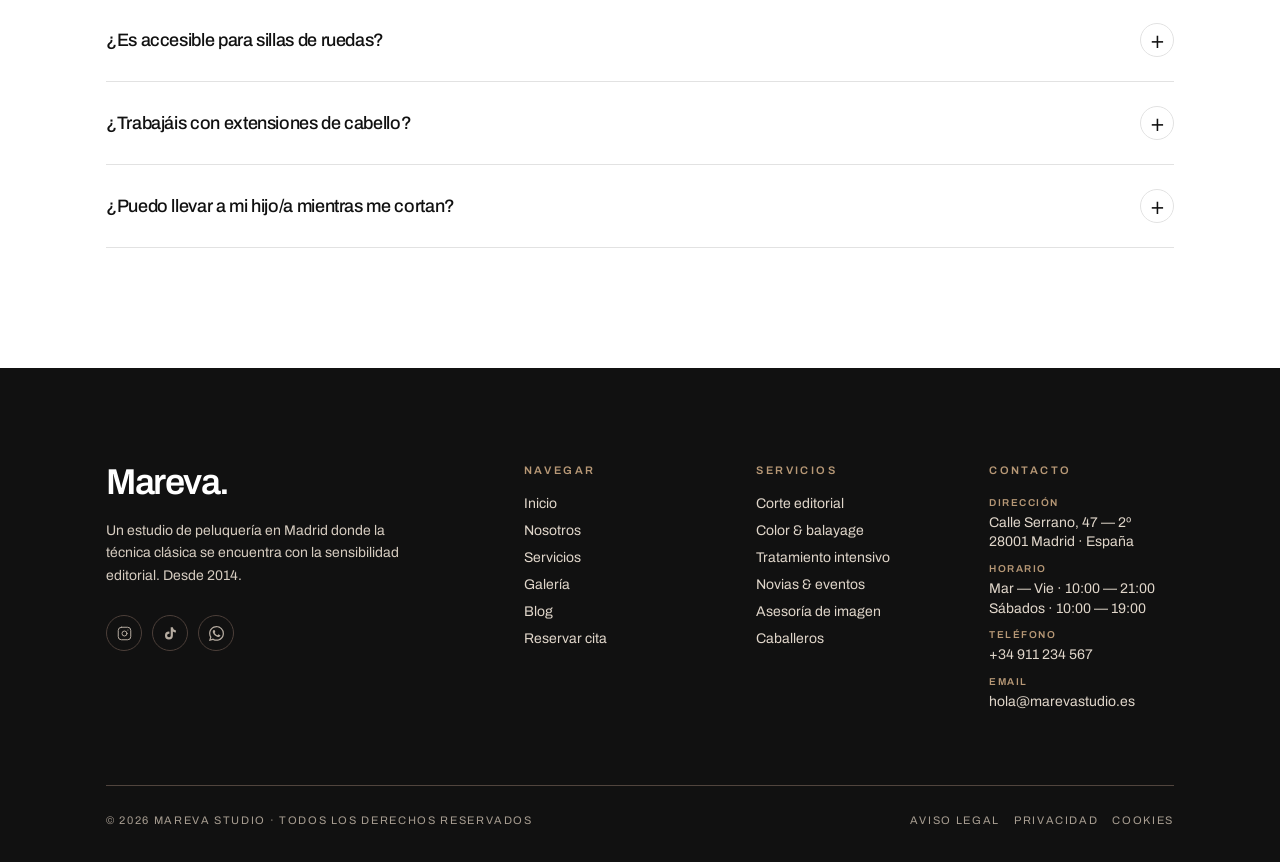
<file: reservas.html>
<!DOCTYPE html>
<html lang="es">
<head>
<meta charset="UTF-8" />
<meta name="viewport" content="width=device-width, initial-scale=1, viewport-fit=cover" />
<title>Reservar cita · Mareva Studio</title>
<meta name="description" content="Reserva tu cita en Mareva Studio. Horarios, mapa de Google, FAQ y reseñas verificadas." />
<link rel="preconnect" href="https://fonts.googleapis.com">
<link rel="preconnect" href="https://fonts.gstatic.com" crossorigin>
<link href="https://fonts.googleapis.com/css2?family=Archivo:wght@300;400;500;600;700&display=swap" rel="stylesheet">
<link rel="stylesheet" href="styles.css">
</head>
<body>

<header class="topbar is-solid" id="topbar">
  <div class="topbar-inner">
    <a href="index.html" class="brand"><span class="brand-mark">M</span> Mareva</a>
    <nav class="nav">
      <a href="index.html">Inicio</a>
      <a href="nosotros.html">Nosotros</a>
      <a href="servicios.html">Servicios</a>
      <a href="galeria.html">Galería</a>
      <a href="blog.html">Blog</a>
      <a href="contacto.html" class="nav-cta nav-cta--mobile">Reservar cita</a>
    </nav>
    <a href="contacto.html" class="nav-cta">Reservar cita</a>
    <button class="menu-toggle" aria-label="Menú"><span></span><span></span><span></span></button>
  </div>
</header>

<!-- ============ PAGE HERO ============ -->
<section class="page-hero is-dark">
  <div class="page-hero-bg" style="--page-hero-img:url('https://images.unsplash.com/photo-1599387737423-1d70a05ec1bd?w=2000&q=80&auto=format&fit=crop')"></div>
  <div class="page-hero-content">
    <span class="eyebrow">Reservas</span>
    <h1>Reserva tu cita<br>sin <em>prisa.</em></h1>
    <p class="lead">Cuéntanos qué necesitas y te llamamos en menos de 24 horas para confirmar el horario que mejor te encaja. La primera consulta es siempre gratuita.</p>
    <div class="breadcrumb"><a href="index.html">Inicio</a><span>/</span><span>Reservas</span></div>
  </div>
</section>

<!-- ============ INFO RÁPIDA ============ -->
<section style="padding-top:80px;padding-bottom:40px">
  <div class="inner">
    <div class="booking-info-grid stagger reveal">
      <div class="booking-info-card">
        <div class="ic">01</div>
        <h4>Sin lista de espera</h4>
        <p>Trabajamos con cita previa. Solemos tener disponibilidad en 5-7 días para servicios habituales y 2-3 semanas para color o novias.</p>
      </div>
      <div class="booking-info-card">
        <div class="ic">02</div>
        <h4>Confirmación en 24 h</h4>
        <p>Recibirás un mensaje de WhatsApp con la confirmación, el nombre de tu especialista y un breve cuestionario previo.</p>
      </div>
      <div class="booking-info-card">
        <div class="ic">03</div>
        <h4>Cancelación flexible</h4>
        <p>Hasta 24 horas antes sin coste. Recordatorio automático 48 h antes. Sin sorpresas.</p>
      </div>
    </div>
  </div>
</section>

<!-- ============ RESERVA ============ -->
<section style="padding:80px 0">
  <div class="inner">
    <div class="section-header reveal" style="margin-bottom:32px">
      <div>
        <span class="eyebrow">Cómo contactarnos</span>
        <h2 class="section-title" style="margin-top:18px">Elige cómo <em>quieres reservar.</em></h2>
      </div>
    </div>
    <div class="booking-channels reveal">

      <div class="booking-channel">
        <div class="bc-icon">
          <svg viewBox="0 0 24 24" fill="none" stroke="currentColor" stroke-width="1.5" stroke-linecap="round" stroke-linejoin="round"><rect x="3" y="4" width="18" height="18" rx="2"/><path d="M16 2v4M8 2v4M3 10h18"/></svg>
        </div>
        <div class="bc-body">
          <h4>Reservar cita online</h4>
          <p>Elige servicio, especialista y horario. Confirmación inmediata por email.</p>
        </div>
        <span class="bc-arrow">→</span>
      </div>

      <div class="booking-channel">
        <div class="bc-icon">
          <svg viewBox="0 0 24 24" fill="none" stroke="currentColor" stroke-width="1.5" stroke-linecap="round" stroke-linejoin="round"><path d="M22 16.92v3a2 2 0 01-2.18 2 19.79 19.79 0 01-8.63-3.07A19.5 19.5 0 013.07 10.8 19.79 19.79 0 01.22 2.18 2 2 0 012.18 0h3a2 2 0 012 1.72 12.84 12.84 0 00.7 2.81 2 2 0 01-.45 2.11L6.91 7.09a16 16 0 006 6l.55-.55a2 2 0 012.11-.45 12.84 12.84 0 002.81.7A2 2 0 0122 14.92z"/></svg>
        </div>
        <div class="bc-body">
          <h4>Llamar directamente</h4>
          <p>+34 911 234 567</p>
        </div>
        <span class="bc-arrow">→</span>
      </div>

    </div>
  </div>
</section>

<!-- ============ HORARIOS ============ -->
<section style="background:var(--bg-2)">
  <div class="inner">
    <div class="section-header reveal">
      <div>
        <span class="eyebrow">Horario semanal</span>
        <h2 class="section-title" style="margin-top:18px">Cuándo nos <em>encuentras.</em></h2>
      </div>
    </div>
    <div id="hours-grid" class="hours-grid stagger reveal"></div>
  </div>
</section>

<!-- ============ FAQ ============ -->
<section style="padding-bottom:120px">
  <div class="inner">
    <div class="section-header reveal">
      <div>
        <span class="eyebrow">Preguntas frecuentes</span>
        <h2 class="section-title" style="margin-top:18px">Lo que <em>nos preguntan</em><br>cada semana.</h2>
      </div>
    </div>
    <div id="faq-list" class="faq-list reveal"></div>
  </div>
</section>

<footer>
  <div class="inner">
    <div class="footer-grid">
      <div>
        <div class="footer-brand">Mareva.</div>
        <p class="footer-tag">Un estudio de peluquería en Madrid donde la técnica clásica se encuentra con la sensibilidad editorial. Desde 2014.</p>
        <div class="footer-social">
          <a href="#" aria-label="Instagram"><svg viewBox="0 0 24 24" fill="none" stroke="currentColor" stroke-width="1.6" stroke-linecap="round" stroke-linejoin="round"><rect x="2" y="2" width="20" height="20" rx="5"/><circle cx="12" cy="12" r="4"/><circle cx="17.5" cy="6.5" r="0.8" fill="currentColor" stroke="none"/></svg></a>
          <a href="#" aria-label="TikTok"><svg viewBox="0 0 24 24" fill="currentColor"><path d="M19.59 6.69a4.83 4.83 0 01-3.77-4.25V2h-3.45v13.67a2.89 2.89 0 01-2.88 2.5 2.89 2.89 0 01-2.89-2.89 2.89 2.89 0 012.89-2.89c.28 0 .54.04.79.1V9.01a6.27 6.27 0 00-.79-.05 6.34 6.34 0 00-6.34 6.34 6.34 6.34 0 006.34 6.34 6.34 6.34 0 006.33-6.34V8.69a8.18 8.18 0 004.78 1.52V6.72a4.85 4.85 0 01-1.01-.03z"/></svg></a>
          <a href="#" aria-label="WhatsApp"><svg viewBox="0 0 24 24" fill="currentColor"><path d="M17.472 14.382c-.297-.149-1.758-.867-2.03-.967-.273-.099-.471-.148-.67.15-.197.297-.767.966-.94 1.164-.173.199-.347.223-.644.075-.297-.15-1.255-.463-2.39-1.475-.883-.788-1.48-1.761-1.653-2.059-.173-.297-.018-.458.13-.606.134-.133.298-.347.446-.52.149-.174.198-.298.298-.497.099-.198.05-.371-.025-.52-.075-.149-.669-1.612-.916-2.207-.242-.579-.487-.5-.669-.51-.173-.008-.371-.01-.57-.01-.198 0-.52.074-.792.372-.272.297-1.04 1.016-1.04 2.479 0 1.462 1.065 2.875 1.213 3.074.149.198 2.096 3.2 5.077 4.487.709.306 1.262.489 1.694.625.712.227 1.36.195 1.871.118.571-.085 1.758-.719 2.006-1.413.248-.694.248-1.289.173-1.413-.074-.124-.272-.198-.57-.347m-5.421 7.403h-.004a9.87 9.87 0 01-5.031-1.378l-.361-.214-3.741.982.998-3.648-.235-.374a9.86 9.86 0 01-1.51-5.26c.001-5.45 4.436-9.884 9.888-9.884 2.64 0 5.122 1.03 6.988 2.898a9.825 9.825 0 012.893 6.994c-.003 5.45-4.437 9.884-9.885 9.884m8.413-18.297A11.815 11.815 0 0012.05 0C5.495 0 .16 5.335.157 11.892c0 2.096.547 4.142 1.588 5.945L.057 24l6.305-1.654a11.882 11.882 0 005.683 1.448h.005c6.554 0 11.89-5.335 11.893-11.893a11.821 11.821 0 00-3.48-8.413z"/></svg></a>
        </div>
      </div>
      <div><h6>Navegar</h6><ul><li><a href="index.html">Inicio</a></li><li><a href="nosotros.html">Nosotros</a></li><li><a href="servicios.html">Servicios</a></li><li><a href="galeria.html">Galería</a></li><li><a href="blog.html">Blog</a></li><li><a href="contacto.html">Reservar cita</a></li></ul></div>
      <div><h6>Servicios</h6><ul><li><a href="servicios.html#cortes">Corte editorial</a></li><li><a href="servicios.html#color">Color &amp; balayage</a></li><li><a href="servicios.html#tratamientos">Tratamiento intensivo</a></li><li><a href="servicios.html#eventos">Novias &amp; eventos</a></li><li><a href="servicios.html#asesoria">Asesoría de imagen</a></li><li><a href="servicios.html#cortes">Caballeros</a></li></ul></div>
      <div><h6>Contacto</h6><ul class="footer-contact-list"><li><strong>Dirección</strong>Calle Serrano, 47 — 2º<br>28001 Madrid · España</li><li><strong>Horario</strong>Mar — Vie · 10:00 — 21:00<br>Sábados · 10:00 — 19:00</li><li><strong>Teléfono</strong>+34 911 234 567</li><li><strong>Email</strong>hola@marevastudio.es</li></ul></div>
    </div>
    <div class="footer-bottom">
      <span>© 2026 Mareva Studio · Todos los derechos reservados</span>
      <div class="footer-bottom-links"><a href="#">Aviso legal</a><a href="#">Privacidad</a><a href="#">Cookies</a></div>
    </div>
  </div>
</footer>

<script src="data.js"></script>
<script src="script.js"></script>
</body>
</html>
</file>
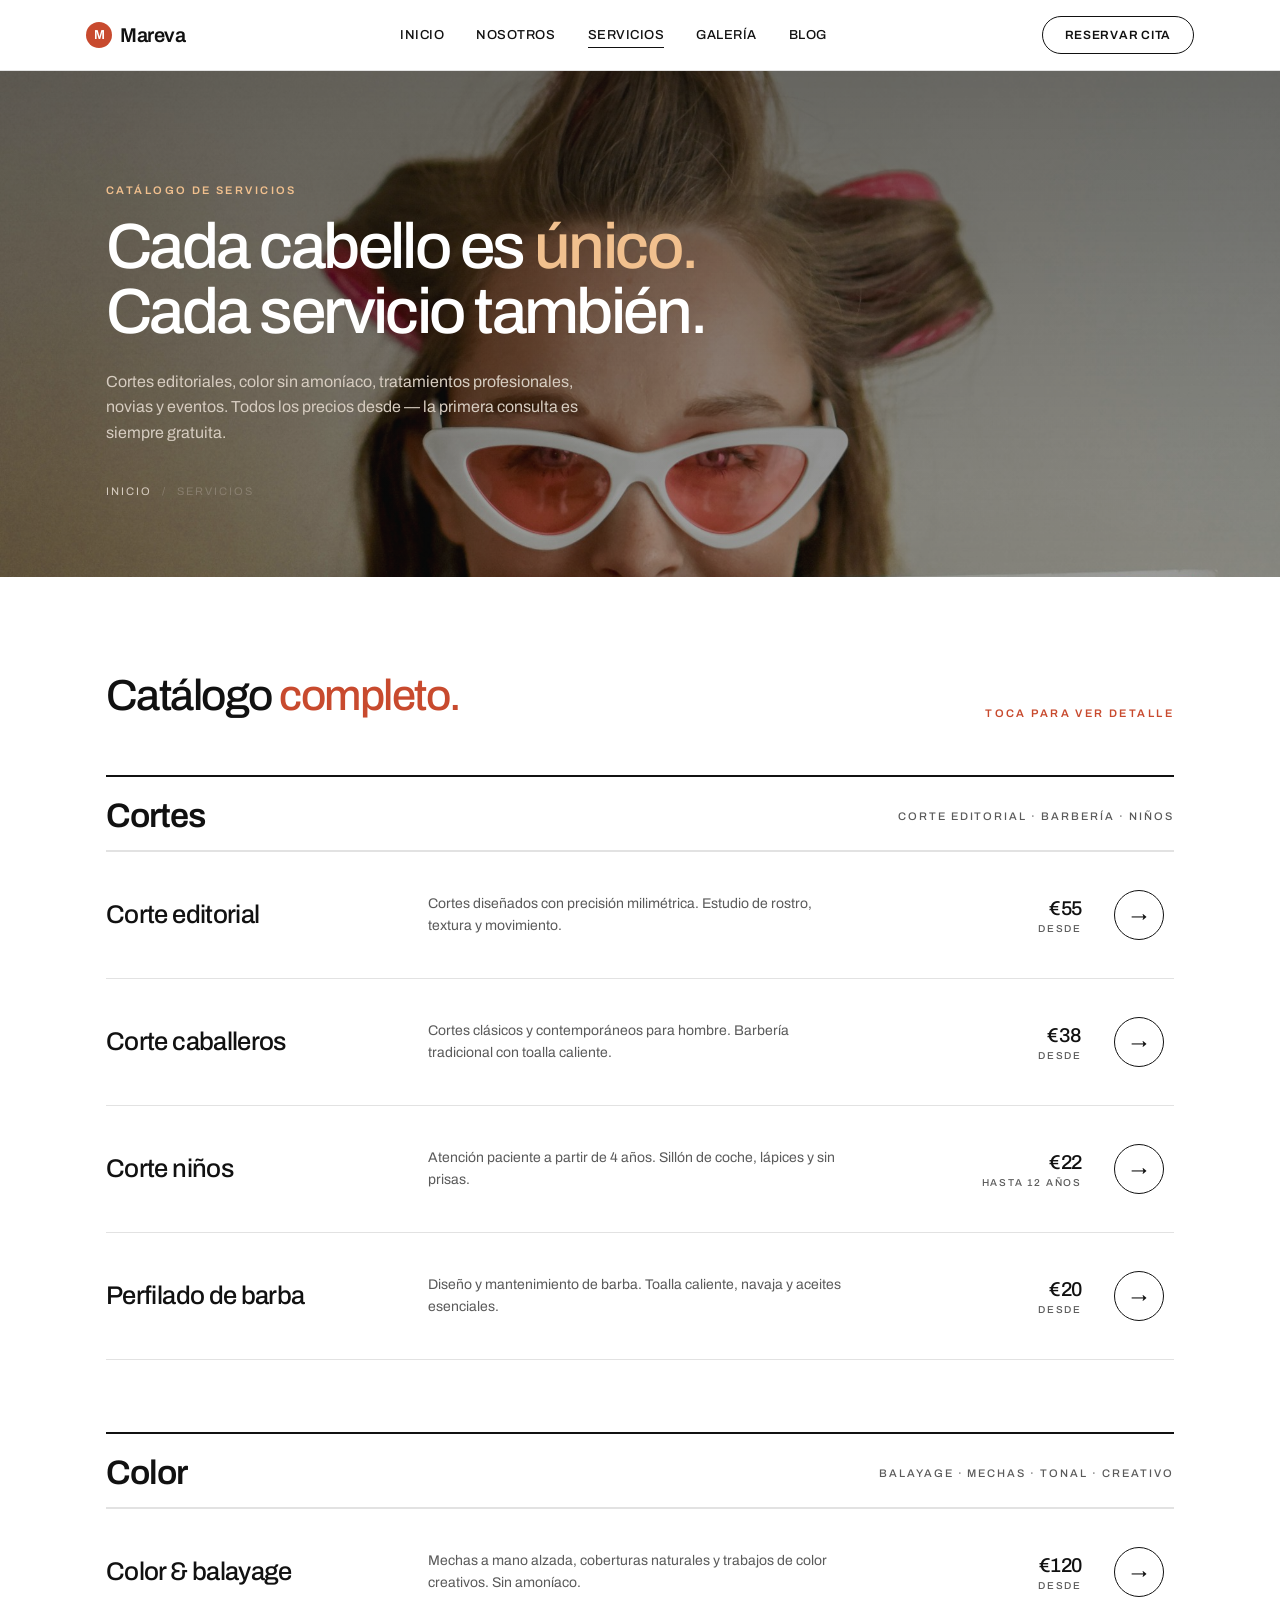
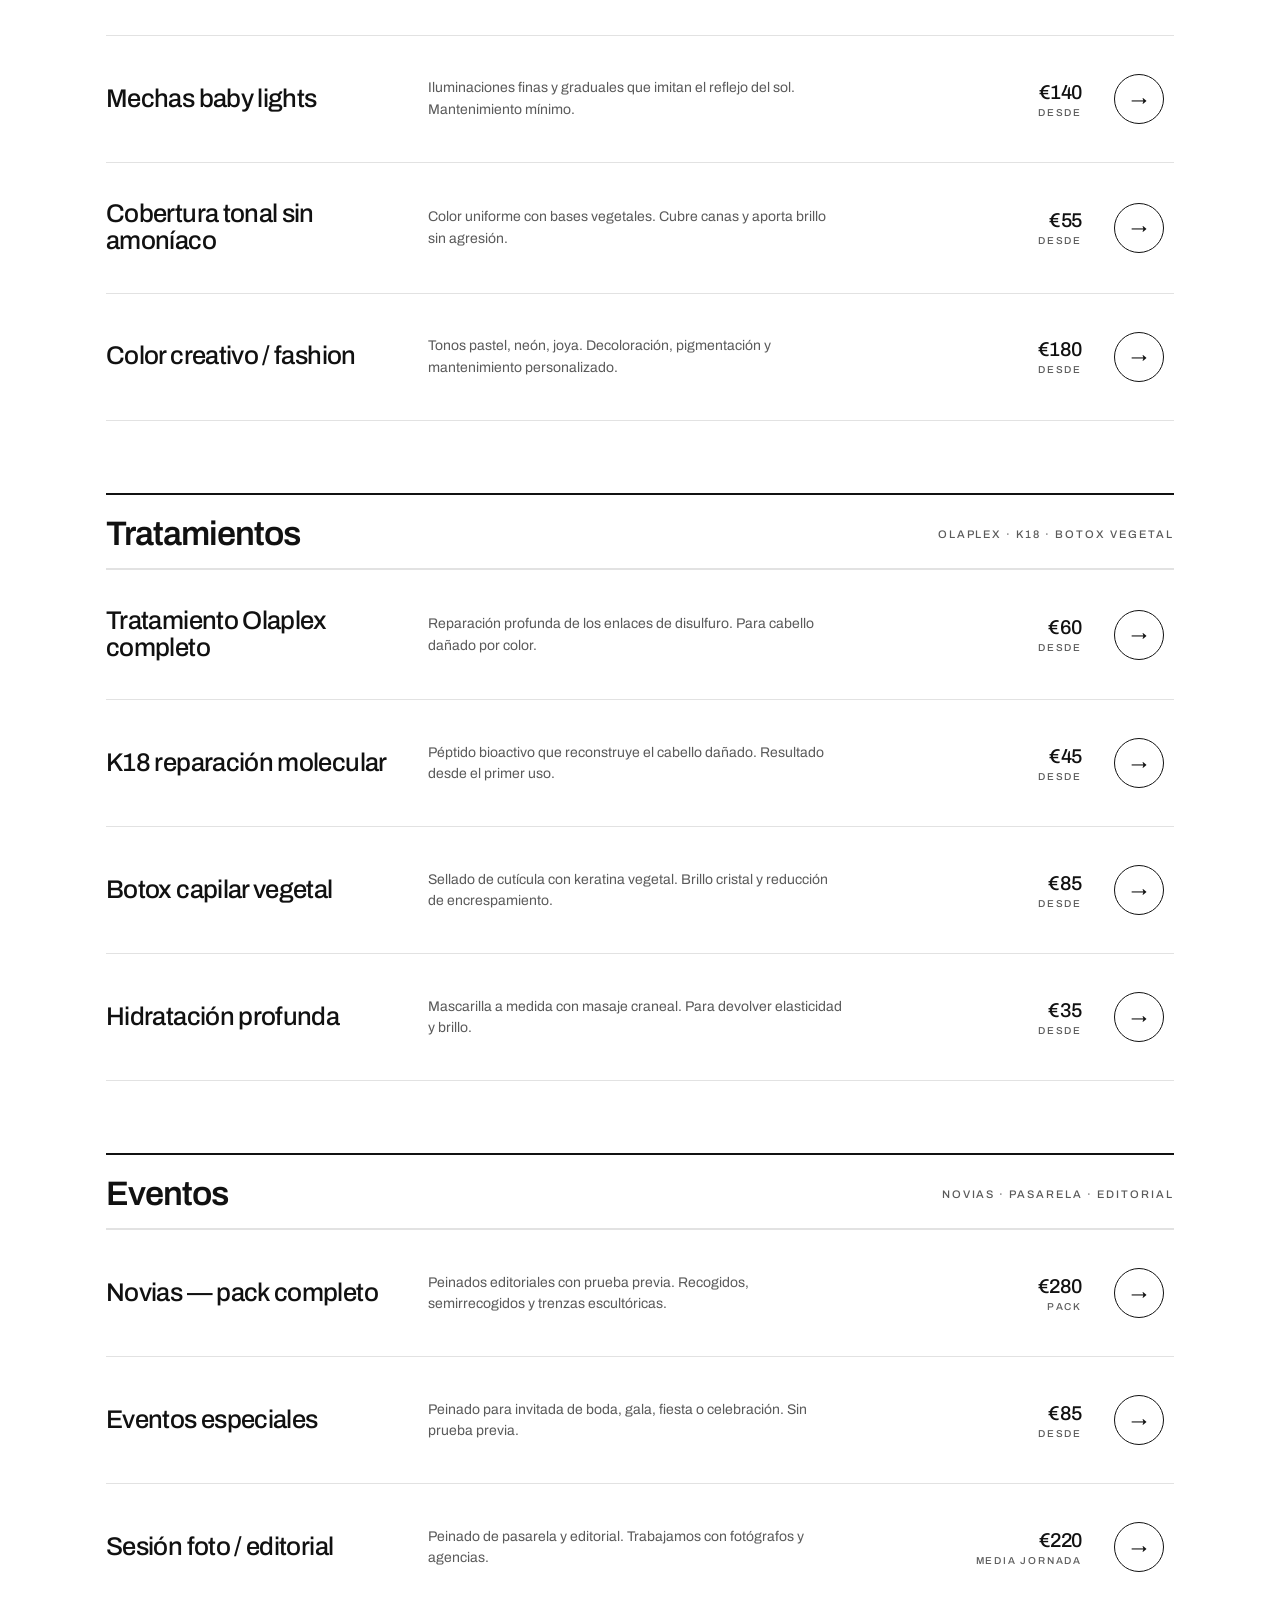
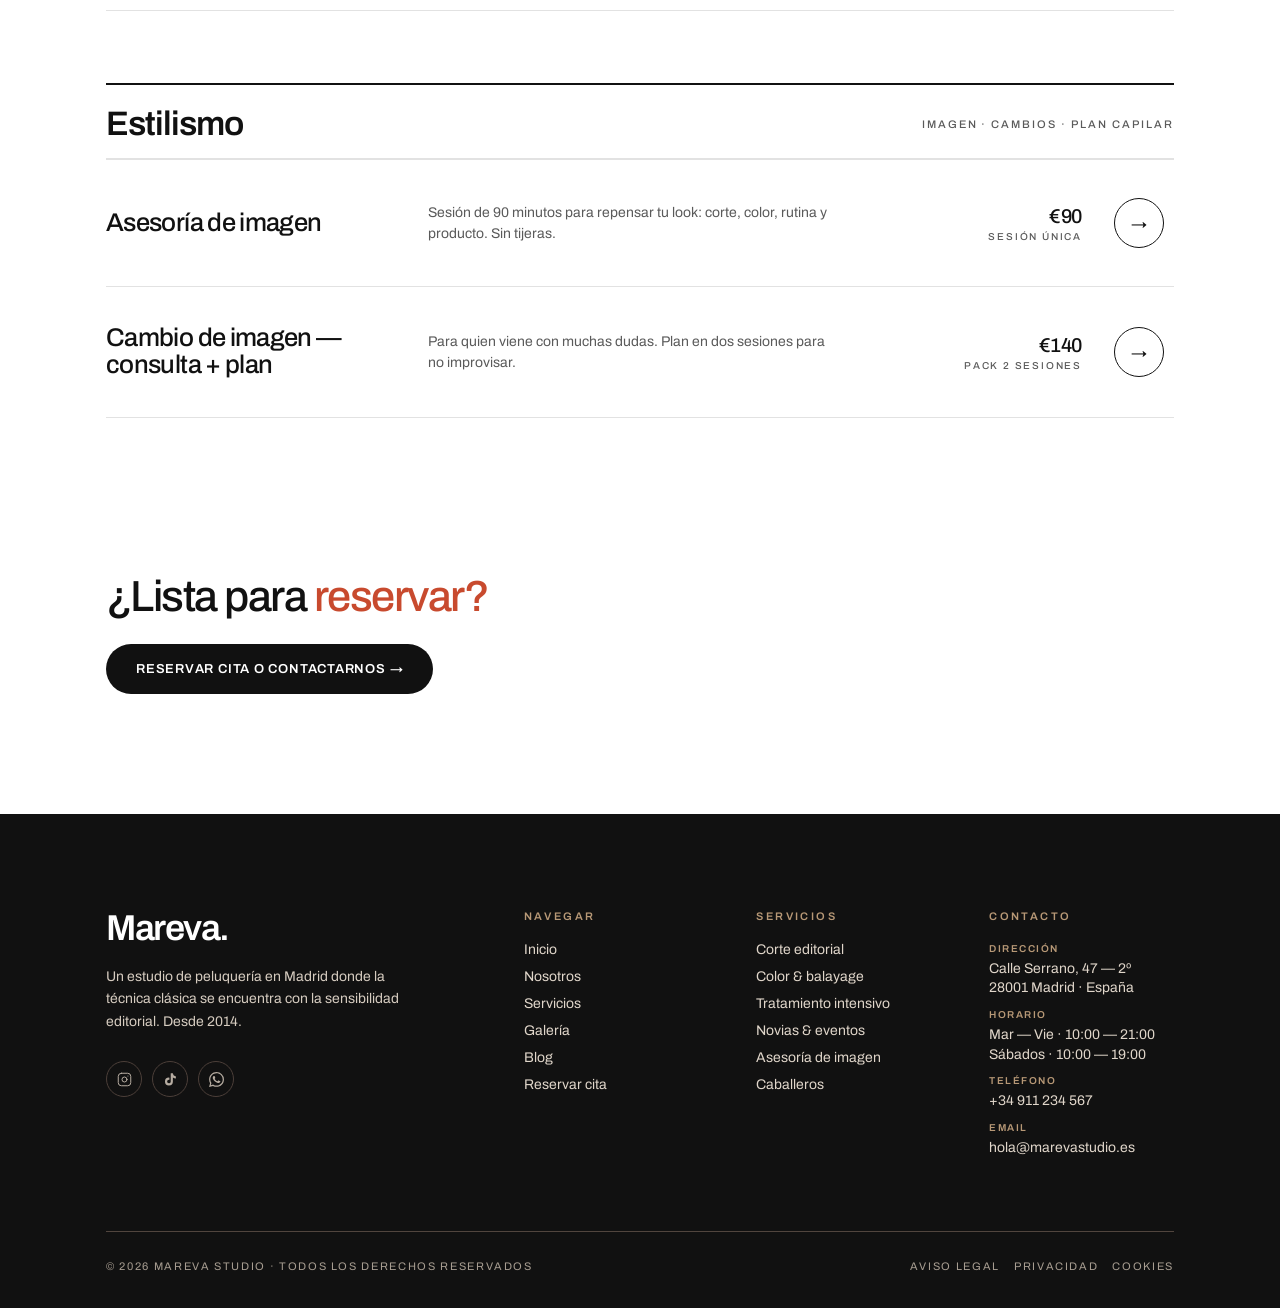
<file: servicios.html>
<!DOCTYPE html>
<html lang="es">
<head>
<meta charset="UTF-8" />
<meta name="viewport" content="width=device-width, initial-scale=1, viewport-fit=cover" />
<title>Servicios · Mareva Studio</title>
<meta name="description" content="Catálogo completo de servicios de Mareva Studio. Cortes, color, tratamientos, novias y eventos, asesoría de imagen. Precios transparentes." />
<link rel="preconnect" href="https://fonts.googleapis.com">
<link rel="preconnect" href="https://fonts.gstatic.com" crossorigin>
<link href="https://fonts.googleapis.com/css2?family=Archivo:wght@300;400;500;600;700&display=swap" rel="stylesheet">
<link rel="stylesheet" href="styles.css">
</head>
<body>

<header class="topbar is-solid" id="topbar">
  <div class="topbar-inner">
    <a href="index.html" class="brand"><span class="brand-mark">M</span> Mareva</a>
    <nav class="nav">
      <a href="index.html">Inicio</a>
      <a href="nosotros.html">Nosotros</a>
      <a href="servicios.html" class="active">Servicios</a>
      <a href="galeria.html">Galería</a>
      <a href="blog.html">Blog</a>
      <a href="contacto.html" class="nav-cta nav-cta--mobile">Reservar cita</a>
    </nav>
    <a href="contacto.html" class="nav-cta">Reservar cita</a>
    <button class="menu-toggle" aria-label="Menú"><span></span><span></span><span></span></button>
  </div>
</header>

<!-- ============ PAGE HERO ============ -->
<section class="page-hero is-dark">
  <div class="page-hero-bg" style="--page-hero-img:url('images/photo-1522337094846-8a818192de1f.jpg')"></div>
  <div class="page-hero-content">
    <span class="eyebrow">Catálogo de servicios</span>
    <h1>Cada cabello es <em>único.</em><br>Cada servicio también.</h1>
    <p class="lead">Cortes editoriales, color sin amoníaco, tratamientos profesionales, novias y eventos. Todos los precios desde — la primera consulta es siempre gratuita.</p>
    <div class="breadcrumb"><a href="index.html">Inicio</a><span>/</span><span>Servicios</span></div>
  </div>
</section>

<!-- ============ CATÁLOGO COMPLETO ============ -->
<section>
  <div class="inner">
    <div class="section-header reveal">
      <h2 class="section-title">Catálogo <em>completo.</em></h2>
      <span class="eyebrow">Toca para ver detalle</span>
    </div>
    <div id="services-full"></div>
  </div>
</section>

<!-- ============ ADD-ONS ============ -->
<!-- ============ CTA FINAL ============ -->
<section style="padding:60px 0 120px">
  <div class="inner">
    <div class="section-header reveal" style="margin-bottom:24px">
      <h2 class="section-title">¿Lista para <em>reservar?</em></h2>
    </div>
    <div class="reveal">
      <a href="contacto.html" class="modal-cta">Reservar cita o contactarnos →</a>
    </div>
  </div>
</section>

<!-- ============ FOOTER ============ -->
<footer>
  <div class="inner">
    <div class="footer-grid">
      <div>
        <div class="footer-brand">Mareva.</div>
        <p class="footer-tag">Un estudio de peluquería en Madrid donde la técnica clásica se encuentra con la sensibilidad editorial. Desde 2014.</p>
        <div class="footer-social">
          <a href="#" aria-label="Instagram"><svg viewBox="0 0 24 24" fill="none" stroke="currentColor" stroke-width="1.6" stroke-linecap="round" stroke-linejoin="round"><rect x="2" y="2" width="20" height="20" rx="5"/><circle cx="12" cy="12" r="4"/><circle cx="17.5" cy="6.5" r="0.8" fill="currentColor" stroke="none"/></svg></a>
          <a href="#" aria-label="TikTok"><svg viewBox="0 0 24 24" fill="currentColor"><path d="M19.59 6.69a4.83 4.83 0 01-3.77-4.25V2h-3.45v13.67a2.89 2.89 0 01-2.88 2.5 2.89 2.89 0 01-2.89-2.89 2.89 2.89 0 012.89-2.89c.28 0 .54.04.79.1V9.01a6.27 6.27 0 00-.79-.05 6.34 6.34 0 00-6.34 6.34 6.34 6.34 0 006.34 6.34 6.34 6.34 0 006.33-6.34V8.69a8.18 8.18 0 004.78 1.52V6.72a4.85 4.85 0 01-1.01-.03z"/></svg></a>
          <a href="#" aria-label="WhatsApp"><svg viewBox="0 0 24 24" fill="currentColor"><path d="M17.472 14.382c-.297-.149-1.758-.867-2.03-.967-.273-.099-.471-.148-.67.15-.197.297-.767.966-.94 1.164-.173.199-.347.223-.644.075-.297-.15-1.255-.463-2.39-1.475-.883-.788-1.48-1.761-1.653-2.059-.173-.297-.018-.458.13-.606.134-.133.298-.347.446-.52.149-.174.198-.298.298-.497.099-.198.05-.371-.025-.52-.075-.149-.669-1.612-.916-2.207-.242-.579-.487-.5-.669-.51-.173-.008-.371-.01-.57-.01-.198 0-.52.074-.792.372-.272.297-1.04 1.016-1.04 2.479 0 1.462 1.065 2.875 1.213 3.074.149.198 2.096 3.2 5.077 4.487.709.306 1.262.489 1.694.625.712.227 1.36.195 1.871.118.571-.085 1.758-.719 2.006-1.413.248-.694.248-1.289.173-1.413-.074-.124-.272-.198-.57-.347m-5.421 7.403h-.004a9.87 9.87 0 01-5.031-1.378l-.361-.214-3.741.982.998-3.648-.235-.374a9.86 9.86 0 01-1.51-5.26c.001-5.45 4.436-9.884 9.888-9.884 2.64 0 5.122 1.03 6.988 2.898a9.825 9.825 0 012.893 6.994c-.003 5.45-4.437 9.884-9.885 9.884m8.413-18.297A11.815 11.815 0 0012.05 0C5.495 0 .16 5.335.157 11.892c0 2.096.547 4.142 1.588 5.945L.057 24l6.305-1.654a11.882 11.882 0 005.683 1.448h.005c6.554 0 11.89-5.335 11.893-11.893a11.821 11.821 0 00-3.48-8.413z"/></svg></a>
        </div>
      </div>
      <div><h6>Navegar</h6><ul><li><a href="index.html">Inicio</a></li><li><a href="nosotros.html">Nosotros</a></li><li><a href="servicios.html">Servicios</a></li><li><a href="galeria.html">Galería</a></li><li><a href="blog.html">Blog</a></li><li><a href="contacto.html">Reservar cita</a></li></ul></div>
      <div><h6>Servicios</h6><ul><li><a href="servicios.html#cortes">Corte editorial</a></li><li><a href="servicios.html#color">Color &amp; balayage</a></li><li><a href="servicios.html#tratamientos">Tratamiento intensivo</a></li><li><a href="servicios.html#eventos">Novias &amp; eventos</a></li><li><a href="servicios.html#asesoria">Asesoría de imagen</a></li><li><a href="servicios.html#cortes">Caballeros</a></li></ul></div>
      <div><h6>Contacto</h6><ul class="footer-contact-list"><li><strong>Dirección</strong>Calle Serrano, 47 — 2º<br>28001 Madrid · España</li><li><strong>Horario</strong>Mar — Vie · 10:00 — 21:00<br>Sábados · 10:00 — 19:00</li><li><strong>Teléfono</strong>+34 911 234 567</li><li><strong>Email</strong>hola@marevastudio.es</li></ul></div>
    </div>
    <div class="footer-bottom">
      <span>© 2026 Mareva Studio · Todos los derechos reservados</span>
      <div class="footer-bottom-links"><a href="#">Aviso legal</a><a href="#">Privacidad</a><a href="#">Cookies</a></div>
    </div>
  </div>
</footer>

<!-- MODAL SERVICIOS -->
<div class="modal-backdrop" id="modal-backdrop">
  <div class="modal-desktop" id="modal-desktop">
    <button class="modal-close" id="modal-close-desktop" aria-label="Cerrar">✕</button>
    <div class="m-img" id="m-img-desktop"></div>
    <div class="m-content">
      <div class="modal-body">
        <h3 id="m-name-desktop">—</h3>
        <p class="lead" id="m-lead-desktop">—</p>
        <div class="modal-meta">
          <div><span>Duración</span><strong id="m-time-desktop">—</strong></div>
          <div><span>Desde</span><strong id="m-price-desktop">—</strong></div>
          <div><span>Frecuencia</span><strong id="m-freq-desktop">—</strong></div>
        </div>
        <h5>Qué incluye</h5>
        <ul id="m-includes-desktop"></ul>
        <a href="contacto.html" class="modal-cta">Reservar servicio →</a>
      </div>
    </div>
  </div>
  <div class="modal-mobile-wrap">
    <div class="modal-container">
      <button class="modal-close modal-close-mobile" aria-label="Cerrar">✕</button>
      <div class="modal-card" id="modal-card">
        <div class="modal-face modal-face-front">
          <div class="modal-body">
            <h3 id="m-name-back">—</h3>
            <p class="lead" id="m-lead-mobile">—</p>
            <div class="modal-meta">
              <div><span>Duración</span><strong id="m-time-mobile">—</strong></div>
              <div><span>Desde</span><strong id="m-price-mobile">—</strong></div>
              <div><span>Frecuencia</span><strong id="m-freq-mobile">—</strong></div>
            </div>
            <h5>Qué incluye</h5>
            <ul id="m-includes-mobile"></ul>
            <a href="contacto.html" class="modal-cta">Reservar servicio →</a>
            <p class="hint">Toca para ver foto ↺</p>
          </div>
        </div>
        <div class="modal-face modal-face-back">
          <div class="modal-img" id="m-img-front"></div>
          <div class="info-bar">
            <h3 id="m-name-front">—</h3>
            <p class="hint">Toca para ver info ↺</p>
          </div>
        </div>
      </div>
    </div>
  </div>
</div>

<script src="data.js"></script>
<script src="script.js"></script>
</body>
</html>
</file>
<file: styles.css>
/* ============================================================
   Mareva Studio · Estilos compartidos multipágina
   - Tipografía Archivo · Paleta blanco/ink/terracota
   - Sistema de animaciones (reveal, stagger, parallax)
   - Microinteracciones (ripple, magnetic hover, lift)
   ============================================================ */

:root{
  --bg:        #ffffff;
  --bg-2:      #f5f5f5;
  --bg-3:      #ebebeb;
  --bg-4:      #e2e2e2;
  --ink:       #111111;
  --ink-2:     #5a5a5a;
  --ink-3:     #8a8a8a;
  --line:      #e2e2e2;
  --line-2:    #d6d6d6;
  --accent:    #c84a2e;
  --accent-2:  #a83d24;
  --gold:      #b9923a;
  --shadow:    0 1px 2px rgba(17,17,17,.04), 0 12px 32px -16px rgba(17,17,17,.18);
  --shadow-lg: 0 25px 50px -12px rgba(17,17,17,.25);
  --display: "Archivo", system-ui, sans-serif;
  --sans:    "Archivo", system-ui, sans-serif;
  --ease:    cubic-bezier(.22,.61,.36,1);
}

*{box-sizing:border-box;margin:0;padding:0}
html{scroll-behavior:smooth;overflow-x:hidden;max-width:100%}
html,body{color:var(--ink);font-family:var(--sans);font-weight:400;-webkit-font-smoothing:antialiased}
body{
  overflow-x:hidden;
  max-width:100%;
  background:var(--bg);
  min-height:100vh;
}
body.has-fixed-bg{
  background-image:
    linear-gradient(oklch(0 0 0 / .55), oklch(0 0 0 / .55)),
    var(--page-bg, url('images/photo-1521590832167-7bcbfaa6381f.jpg'));
  background-attachment:fixed;
  background-size:cover;
  background-position:center;
}
.inner{max-width:1180px;margin:0 auto;width:100%}
img{display:block;max-width:100%}
a{color:inherit;text-decoration:none}
button{font:inherit;color:inherit;background:none;border:0;cursor:pointer;touch-action:manipulation}
a{touch-action:manipulation}
::selection{background:var(--accent);color:var(--bg)}

/* =================== TOPBAR =================== */
.topbar{
  position:fixed;top:0;left:0;right:0;z-index:50;
  transition: background .3s, color .3s, padding .3s, box-shadow .3s;
  color:var(--bg);
}
.topbar-inner{
  max-width:1180px;margin:0 auto;
  display:flex;align-items:center;justify-content:space-between;
  padding:22px 36px;
  transition: padding .3s;
}
.topbar.scrolled{
  background:var(--bg);color:var(--ink);
  border-bottom:1px solid var(--line);
  box-shadow:0 1px 0 rgba(17,17,17,.04);
}
.topbar.scrolled .topbar-inner{padding:14px 36px}
/* Páginas internas (no hero a pantalla completa) ya empiezan con topbar sólido */
.topbar.is-solid{
  background:var(--bg);color:var(--ink);
  border-bottom:1px solid var(--line);
}
.topbar.is-solid .topbar-inner{padding:16px 36px}
.brand{
  font-family:var(--sans);font-weight:600;
  font-size:20px;letter-spacing:-0.02em;
  display:inline-flex;align-items:center;gap:8px;
}
.brand-mark{
  display:inline-block;
  width:26px;height:26px;border-radius:50%;
  background:var(--accent);color:#fff;
  font-size:13px;font-weight:600;letter-spacing:0;
  display:flex;align-items:center;justify-content:center;
  transition:transform .3s var(--ease);
}
.brand:hover .brand-mark{transform:rotate(-12deg) scale(1.06)}
.nav{display:flex;gap:32px;align-items:center}
.nav a{
  font-size:13px;font-weight:500;letter-spacing:0.04em;
  position:relative;padding:6px 0;text-transform:uppercase;
}
.nav a::after{
  content:"";position:absolute;left:0;bottom:0;height:1px;width:0;
  background:currentColor;transition:width .25s;
}
.nav a:hover::after, .nav a.active::after{width:100%}
.nav-cta{
  padding:11px 22px;border:1px solid currentColor;
  border-radius:999px;font-size:12px;font-weight:600;
  letter-spacing:0.06em;text-transform:uppercase;
  transition: background .2s, color .2s, transform .2s;
  position:relative;overflow:hidden;
}
.topbar.scrolled .nav-cta:hover, .topbar.is-solid .nav-cta:hover{background:var(--ink);color:var(--bg)}
.topbar:not(.scrolled):not(.is-solid) .nav-cta:hover{background:var(--bg);color:var(--ink)}
.nav-cta:active{transform:scale(.97)}
.topbar.scrolled .nav-cta.is-active, .topbar.is-solid .nav-cta.is-active{background:var(--ink);color:var(--bg)}
.nav-cta--mobile{display:none}

/* Burguer menú móvil */
.menu-toggle{
  display:none;
  width:40px;height:40px;border:1px solid currentColor;border-radius:50%;
  align-items:center;justify-content:center;
  position:relative;
  transition:border-color .3s, transform .3s var(--ease);
}
.menu-toggle span{
  width:16px;height:1.5px;background:currentColor;
  position:absolute;left:50%;top:50%;transform:translate(-50%,-50%);
  transition:transform .35s var(--ease), opacity .25s, width .25s var(--ease);
  transform-origin:center;
}
.menu-toggle span:nth-child(1){transform:translate(-50%,-5px)}
.menu-toggle span:nth-child(3){transform:translate(-50%,5px)}
/* Burger → X */
.menu-open .menu-toggle{transform:rotate(90deg)}
.menu-open .menu-toggle span:nth-child(1){
  transform:translate(-50%,0) rotate(45deg);
  width:18px;
}
.menu-open .menu-toggle span:nth-child(2){opacity:0;width:0}
.menu-open .menu-toggle span:nth-child(3){
  transform:translate(-50%,0) rotate(-45deg);
  width:18px;
}
/* Botón cerrar dentro del nav */
.nav-close{
  display:none;
}
@media(max-width:980px){
  .nav-close{
    position:absolute;top:20px;right:20px;
    width:36px;height:36px;border-radius:50%;
    border:1px solid var(--line);
    display:flex;align-items:center;justify-content:center;
    background:transparent;cursor:pointer;
    transition:background .2s, transform .2s;
  }
  .nav-close:hover{background:var(--bg-2);transform:rotate(90deg)}
  .nav-close svg{width:16px;height:16px;display:block}
}

/* =================== HERO HOME =================== */
.hero{
  position:relative;
  width:100%;height:92vh;min-height:620px;
  overflow:hidden;
}
.hero-img{
  position:absolute;inset:0;
  background:
    linear-gradient(180deg, oklch(.22 .02 50 / .55) 0%, oklch(.22 .02 50 / .15) 30%, oklch(.22 .02 50 / .6) 100%),
    var(--hero-img, url('images/photo-1521590832167-7bcbfaa6381f.jpg'));
  background-size: cover;
  background-position: center;
  transform-origin: center center;
  transition: transform .2s linear;
}
.hero-content{
  position:absolute;inset:0;
  display:flex;flex-direction:column;justify-content:flex-end;
  max-width:1180px;margin:0 auto;
  padding: 0 56px 140px;
  color:var(--bg);
}
.hero h1{
  font-family:var(--display);
  font-weight:500;
  font-size: clamp(40px, 5.5vw, 88px);
  line-height: 1;
  letter-spacing: -0.04em;
  max-width: 14ch;
  opacity:0;transform:translateY(24px);
  animation:hero-rise .8s var(--ease) .1s forwards;
}
.hero h1 em{font-style:normal;color:oklch(1 0 0 / .7)}
.hero-bottom{
  margin-top:36px;
  display:flex;justify-content:space-between;align-items:end;
  border-top:1px solid oklch(1 0 0 / .3);padding-top:22px;
  opacity:0;transform:translateY(16px);
  animation:hero-rise .8s var(--ease) .35s forwards;
}
.hero-bottom p{
  max-width:46ch;font-size:15px;line-height:1.55;
  color:oklch(1 0 0 / .85);
}
.hero-cta{
  display:inline-flex;align-items:center;gap:12px;
  padding:16px 28px;background:var(--bg);color:var(--ink);
  border-radius:999px;font-size:13px;font-weight:600;
  letter-spacing:0.06em;text-transform:uppercase;
  transition: transform .2s, background .2s, color .2s, box-shadow .25s;
  position:relative;overflow:hidden;
}
.hero-cta:hover{background:var(--accent);color:var(--bg);transform:translateY(-2px);box-shadow:0 14px 30px -10px rgba(200,74,46,.45)}
.hero-cta:active{transform:translateY(0) scale(.98)}

.scroll-tag{
  position:absolute;left:36px;top:50%;
  font-size:10px;letter-spacing:0.3em;
  text-transform:uppercase;color:oklch(1 0 0 / .7);
  writing-mode:vertical-rl;transform:rotate(180deg);
  display:flex;align-items:center;gap:14px;
}
.scroll-tag::after{
  content:"";width:1px;height:60px;background:currentColor;opacity:.6;
  animation:scroll-pulse 2s ease-in-out infinite;
}
@keyframes hero-rise{to{opacity:1;transform:translateY(0)}}
@keyframes scroll-pulse{
  0%,100%{transform:scaleY(.4);transform-origin:top;opacity:.4}
  50%{transform:scaleY(1);transform-origin:top;opacity:1}
}

/* =================== PAGE HEROES (subpáginas) =================== */
.page-hero{
  position:relative;
  padding:180px 0 80px;
  background:var(--bg-2);
  overflow:hidden;
}
.page-hero.is-dark{
  background:var(--ink);color:var(--bg);
}
.page-hero-bg{
  position:absolute;inset:0;
  background:
    linear-gradient(180deg, rgba(17,17,17,.62), rgba(17,17,17,.4)),
    var(--page-hero-img, url('images/photo-1560066984-138dadb4c035.jpg'));
  background-size:cover;background-position:center;
  z-index:0;will-change:transform;
}
.page-hero.is-dark .page-hero-content{position:relative;z-index:1;color:var(--bg)}
.page-hero-content{
  max-width:1180px;margin:0 auto;
  padding:0 56px;position:relative;z-index:1;
}
.page-hero .eyebrow{
  font-size:11px;letter-spacing:.22em;text-transform:uppercase;
  color:var(--accent);font-weight:600;margin-bottom:18px;
  display:inline-block;
}
.page-hero.is-dark .eyebrow{color:#f1c08e}
.page-hero h1{
  font-family:var(--display);font-weight:500;
  font-size:clamp(36px, 5vw, 76px);
  line-height:1.02;letter-spacing:-.04em;
  max-width:18ch;margin-bottom:24px;
}
.page-hero h1 em{font-style:normal;color:var(--accent)}
.page-hero.is-dark h1 em{color:#f1c08e}
.page-hero p.lead{
  font-size:16px;line-height:1.6;color:var(--ink-2);
  max-width:54ch;
}
.page-hero.is-dark p.lead{color:oklch(.85 .02 70)}
.breadcrumb{
  margin-top:40px;font-size:11px;letter-spacing:.18em;text-transform:uppercase;
  color:var(--ink-3);display:flex;gap:10px;align-items:center;
}
.breadcrumb a{color:var(--ink-2);transition:color .2s}
.breadcrumb a:hover{color:var(--accent)}
.breadcrumb span{opacity:.5}
.page-hero.is-dark .breadcrumb{color:oklch(.7 .02 70)}
.page-hero.is-dark .breadcrumb a{color:oklch(.85 .02 70)}

/* =================== SECCIONES BASE =================== */
section{padding:96px 0;position:relative}
section > .inner{padding:0 56px}
.section-title{
  font-family:var(--display);font-weight:500;
  font-size: clamp(28px, 3.4vw, 52px);
  line-height:1.05;letter-spacing:-.035em;
  margin-bottom:56px;
  max-width: 16ch;
}
.section-title em{color:var(--accent);font-style:normal}
.eyebrow{
  font-size:11px;letter-spacing:.22em;text-transform:uppercase;
  color:var(--accent);font-weight:600;
}
.section-header{
  display:flex;justify-content:space-between;align-items:flex-end;
  gap:40px;margin-bottom:56px;flex-wrap:wrap;
}
.section-header .section-title{margin-bottom:0}
.section-header .section-link{
  font-size:12px;letter-spacing:.14em;text-transform:uppercase;
  color:var(--ink);font-weight:600;
  display:inline-flex;align-items:center;gap:8px;
  border-bottom:1px solid currentColor;padding-bottom:4px;
  transition:color .2s, gap .25s var(--ease);
}
.section-header .section-link:hover{color:var(--accent);gap:14px}

/* =================== NOSOTROS (about) =================== */
#nosotros{background:var(--bg)}
.about{
  display:grid;grid-template-columns: 1fr 1fr;gap:80px;align-items:center;
}
.about-img{
  aspect-ratio: 4/3;
  background:
    linear-gradient(rgba(17,17,17,.05), rgba(17,17,17,.05)),
    var(--about-img, url('images/photo-1522337660859-02fbefca4702.jpg'));
  background-size:cover;
  background-position: center;
  position:relative;
  transition: transform .8s var(--ease);
  overflow:hidden;
}
.about-img.reveal.is-visible{transform:scale(1)}
.about-text p{font-size:15px;line-height:1.65;color:var(--ink-2);margin-bottom:18px;max-width:50ch}
.about-text p strong{color:var(--ink);font-weight:600}
.about-text .signature{
  font-family:var(--display);font-weight:500;font-size:24px;letter-spacing:-.02em;
  color:var(--ink);margin-top:36px;
}
.about-text .sig-name{
  font-size:12px;letter-spacing:0.18em;
  text-transform:uppercase;color:var(--ink-2);margin-top:10px;
}

/* =================== SERVICIOS (lista filas) =================== */
#servicios{background:var(--bg)}
.services-grid{
  display:flex;flex-direction:column;
  border-top:1px solid var(--line);
}
.service-row{
  display:grid;grid-template-columns: 1.4fr 2fr 1fr 60px;
  gap:32px;align-items:center;
  padding:38px 0;border-bottom:1px solid var(--line);
  cursor:pointer;
  background-color:var(--bg);
  position:relative;
}
.service-row:hover{background-color:#e0e0e0;}
.service-row .name{
  font-family:var(--display);font-weight:500;
  font-size: clamp(20px, 2vw, 28px);line-height:1.05;letter-spacing:-.025em;
  transition:color .25s ease-in-out;
}
.service-row:hover .name{color:var(--accent)}
.service-row .desc{
  font-size:14px;line-height:1.55;color:var(--ink-2);
}
.service-row .price{
  font-family:var(--display);font-weight:500;font-size:20px;text-align:right;letter-spacing:-.02em;
}
.service-row .price small{
  display:block;font-style:normal;font-family:var(--sans);
  font-size:10px;letter-spacing:0.18em;color:var(--ink-2);text-transform:uppercase;margin-top:4px;
}
.service-row .arr{
  width:50px;height:50px;border:1px solid var(--ink);border-radius:50%;
  display:flex;align-items:center;justify-content:center;
  transition:background .25s ease-in-out, color .25s ease-in-out, transform .25s ease-in-out;
}
.service-row:hover .arr{background:var(--ink);color:var(--bg);transform:rotate(-45deg)}

/* Encabezado de categoría dentro de servicios.html */
.svc-category{
  font-family:var(--display);font-weight:600;
  font-size:clamp(22px, 3vw, 34px);letter-spacing:-.03em;
  margin:72px 0 0;padding:20px 0 16px;
  border-top:2px solid var(--ink);
  border-bottom:1px solid var(--line);
  display:flex;justify-content:space-between;align-items:center;
  color:var(--ink);gap:16px;
}
.svc-category small{
  font-family:var(--sans);font-weight:500;font-size:11px;
  letter-spacing:.18em;text-transform:uppercase;color:var(--ink-2);
  flex-shrink:0;
}
.svc-category:first-child{margin-top:0}

/* Add-ons grid */
.addons-grid{
  display:grid;grid-template-columns:repeat(3,1fr);gap:20px;
  margin-top:36px;
}
.addon{
  border:1px solid var(--line);padding:28px;background:var(--bg);
  transition:border-color .25s, transform .25s var(--ease);
}
.addon:hover{border-color:var(--ink);transform:translateY(-3px)}
.addon h4{
  font-family:var(--display);font-weight:500;font-size:18px;letter-spacing:-.02em;
  margin-bottom:8px;
}
.addon p{font-size:13px;color:var(--ink-2);line-height:1.55;margin-bottom:14px}
.addon .addon-price{font-size:11px;letter-spacing:.18em;text-transform:uppercase;color:var(--accent);font-weight:600}

/* Tarjeta regalo / paquetes destacados */
.giftcard-band{
  background:var(--ink);color:var(--bg);
  padding:64px 56px;border-radius:6px;
  display:grid;grid-template-columns:2fr 1fr;gap:40px;align-items:center;
  margin-top:80px;position:relative;overflow:hidden;
}
.giftcard-band::before{
  content:"";position:absolute;inset:auto -80px -80px auto;
  width:280px;height:280px;border-radius:50%;
  background:radial-gradient(circle, rgba(200,74,46,.5), transparent 70%);
  filter:blur(40px);
}
.giftcard-band h3{
  font-family:var(--display);font-weight:500;
  font-size:clamp(28px, 3vw, 38px);letter-spacing:-.03em;line-height:1.1;
  margin-bottom:14px;
}
.giftcard-band p{font-size:15px;line-height:1.55;color:oklch(.85 .02 70);max-width:46ch}
.giftcard-band .modal-cta{
  width:fit-content;
  display:inline-flex;
  background:var(--accent);
}
.giftcard-band .modal-cta:hover{background:#fff;color:var(--ink)}

/* Filas de pase / packs */
.packs-grid{
  display:grid;grid-template-columns:repeat(3,1fr);gap:24px;margin-top:40px;
}
.pack{
  border:1px solid var(--line);padding:36px 32px;background:var(--bg);
  display:flex;flex-direction:column;gap:18px;
  transition: border-color .25s, transform .25s var(--ease), box-shadow .3s;
  position:relative;
}
.pack:hover{border-color:var(--ink);transform:translateY(-4px);box-shadow:var(--shadow)}
.pack.featured{border-color:var(--ink);background:var(--ink);color:var(--bg)}
.pack.featured small{color:oklch(.85 .02 70)}
.pack.featured .pack-tag{background:var(--accent);color:#fff}
.pack-tag{
  position:absolute;top:-10px;left:24px;
  font-size:10px;letter-spacing:.18em;text-transform:uppercase;
  background:var(--ink);color:#fff;padding:5px 10px;font-weight:600;
}
.pack h4{
  font-family:var(--display);font-weight:500;font-size:22px;letter-spacing:-.02em;
}
.pack .pack-price{
  font-family:var(--display);font-weight:500;font-size:36px;letter-spacing:-.04em;line-height:1;
}
.pack .pack-price small{font-family:var(--sans);font-size:12px;font-weight:500;letter-spacing:.14em;text-transform:uppercase;color:var(--ink-2);display:block;margin-top:4px}
.pack ul{list-style:none;display:flex;flex-direction:column;gap:8px;font-size:14px;color:var(--ink-2)}
.pack.featured ul{color:oklch(.88 .02 70)}
.pack ul li{padding-left:20px;position:relative}
.pack ul li::before{content:"";position:absolute;left:0;top:9px;width:10px;height:1px;background:var(--accent)}
.pack .modal-cta{margin-top:auto;width:100%;justify-content:center}

/* Modal Base */
.modal-backdrop{
  position:fixed;inset:0;z-index:80;
  background:oklch(0 0 0 / .4);
  backdrop-filter: blur(8px);
  opacity:0;pointer-events:none;
  transition:opacity .4s cubic-bezier(.4, 0, .2, 1);
  display:flex;align-items:center;justify-content:center;
}
.modal-backdrop.open{opacity:1;pointer-events:auto}

.modal-desktop{
  background:var(--bg);width:min(1080px, 90vw);max-height:85vh;overflow:hidden;
  display:grid;grid-template-columns: 1fr 1.2fr;
  box-shadow: 0 25px 50px -12px oklch(0 0 0 / .25);
  position: relative;
  opacity: 0; transform: scale(.95);
  transition: all .4s cubic-bezier(.2, .8, .2, 1);
}
.modal-backdrop.open .modal-desktop{opacity:1;transform:scale(1)}

.modal-desktop .m-img{
  position:relative;overflow:hidden;
  background:var(--svc-img, repeating-linear-gradient(135deg, oklch(.78 .04 50) 0 1px, oklch(.86 .03 55) 1px 9px));
  background-size:cover;background-position:center;
}
.modal-desktop .m-img::after{
  content:'';position:absolute;inset:0;
  background:linear-gradient(to bottom, transparent 60%, oklch(0 0 0 / .25));
}
.modal-desktop .m-content{padding:60px;overflow-y:auto}
.modal-desktop .modal-close{
  position:absolute;top:24px;right:24px;z-index:100;
}

.modal-body h3{
  font-family:var(--display);font-weight:500;
  font-size:36px;line-height:1.05;letter-spacing:-.03em;margin-bottom:24px;
}
.modal-body .lead{
  font-size:16px;line-height:1.6;color:var(--ink-2);margin-bottom:36px;
}
.modal-body h5{
  font-size:11px;letter-spacing:.22em;
  text-transform:uppercase;color:var(--ink);margin-bottom:16px;font-weight:600;
}
.modal-body ul{list-style:none;margin-bottom:32px}
.modal-body ul li{
  padding:14px 0;border-bottom:1px solid var(--line);
  font-size:14px;display:flex;justify-content:space-between;
}
.modal-body ul li span:last-child{color:var(--ink-2)}
.modal-meta{
  display:grid;grid-template-columns: repeat(3, 1fr);gap:24px;padding:28px 0;
  border-top:1px solid var(--line);border-bottom:1px solid var(--line);
  margin-bottom:32px;
}
.modal-meta div span{display:block;font-size:9px;letter-spacing:.15em;text-transform:uppercase;color:var(--ink-2);margin-bottom:6px}
.modal-meta div strong{font-family:var(--display);font-weight:500;font-size:18px;letter-spacing:-.02em}

.modal-cta{
  display:inline-flex;align-items:center;justify-content:center;gap:10px;
  padding:18px 30px;background:var(--ink);color:var(--bg);
  border-radius:999px;font-size:13px;font-weight:600;
  letter-spacing:0.06em;text-transform:uppercase;
  transition:background .2s, transform .2s, box-shadow .25s;
  position:relative;overflow:hidden;
}
.modal-cta:hover{background:var(--accent);transform:translateY(-2px);box-shadow:0 14px 30px -10px rgba(200,74,46,.45)}
.modal-cta:active{transform:scale(.98)}

.modal-close{
  width:40px;height:40px;border-radius:50%;border:1px solid var(--line);
  background: var(--bg);
  display:flex;align-items:center;justify-content:center;
  transition:background .2s, color .2s;
  font-size:14px;
}
.modal-close:hover{background:var(--ink);color:var(--bg);border-color:var(--ink)}

.modal-mobile-wrap{display:none}

/* =================== GALERÍA =================== */
#galeria{background:var(--bg)}
.gallery-wrap{
  display:grid;grid-template-columns: repeat(12, 1fr);gap:20px;
}
.gal{
  background:var(--bg-3);overflow:hidden;position:relative;
  background-size: cover;background-position: center;
  transition: transform .4s ease, box-shadow .4s;
  cursor:pointer;
}
.gal::after{
  content:'';position:absolute;inset:0;
  background:linear-gradient(180deg, transparent 60%, rgba(17,17,17,.45));
  opacity:0;transition:opacity .3s;
}
.gal:hover{transform:translateY(-6px);box-shadow:var(--shadow-lg)}
.gal:hover::after{opacity:1}
.gal-1{grid-column: span 5; height: 380px}
.gal-2{grid-column: span 4; height: 300px}
.gal-3{grid-column: span 3; height: 340px; margin-top:40px}
.gal-4{grid-column: span 4; height: 320px}
.gal-5{grid-column: span 5; height: 380px}
.gal-6{grid-column: span 3; height: 300px; margin-top:20px}

/* Filtros galería */
.gallery-filters{
  display:flex;flex-wrap:wrap;gap:8px;margin-bottom:48px;
}
.filter-pill{
  padding:10px 20px;border:1px solid var(--line);border-radius:999px;
  font-size:12px;letter-spacing:.08em;text-transform:uppercase;font-weight:500;
  background:var(--bg);color:var(--ink);
  transition:background .2s, color .2s, border-color .2s, transform .15s;
}
.filter-pill:hover{border-color:var(--ink)}
.filter-pill.active{background:var(--ink);color:var(--bg);border-color:var(--ink)}
.filter-pill:active{transform:scale(.96)}

/* Grid en galeria.html (más amplio) */
.gallery-full{
  display:grid;grid-template-columns:repeat(12,1fr);gap:18px;grid-auto-flow:dense;
}
.gallery-full .gal{
  cursor:pointer;
}
.gal-tag{
  position:absolute;left:14px;bottom:14px;
  font-size:10px;letter-spacing:.18em;text-transform:uppercase;
  color:#fff;background:rgba(17,17,17,.6);
  padding:5px 10px;backdrop-filter:blur(4px);
  z-index:2;opacity:0;transform:translateY(6px);
  transition:opacity .25s, transform .25s var(--ease);
}
.gal:hover .gal-tag{opacity:1;transform:translateY(0)}

/* Lightbox */
.lightbox{
  position:fixed;inset:0;z-index:90;
  background:rgba(17,17,17,.92);
  display:flex;align-items:center;justify-content:center;
  opacity:0;pointer-events:none;
  transition:opacity .3s var(--ease);
}
.lightbox.open{opacity:1;pointer-events:auto}
.lightbox-img{
  max-width:88vw;max-height:80vh;
  background-size:contain;background-repeat:no-repeat;background-position:center;
  width:1100px;height:80vh;
  transform:scale(.96);transition:transform .35s var(--ease);
}
.lightbox.open .lightbox-img{transform:scale(1)}
.lightbox-close{
  position:absolute;top:24px;right:24px;
  width:44px;height:44px;border-radius:50%;border:1px solid #fff;color:#fff;
  display:flex;align-items:center;justify-content:center;
  transition:background .2s, color .2s;
}
.lightbox-close:hover{background:#fff;color:var(--ink)}
.lightbox-nav{
  position:absolute;top:50%;transform:translateY(-50%);
  width:54px;height:54px;border-radius:50%;border:1px solid #fff;color:#fff;
  display:flex;align-items:center;justify-content:center;font-size:22px;
  transition:background .2s, color .2s;
}
.lightbox-nav:hover{background:#fff;color:var(--ink)}
.lightbox-prev{left:24px}
.lightbox-next{right:24px}
.lightbox-meta{
  position:absolute;bottom:36px;left:50%;transform:translateX(-50%);
  color:rgba(255,255,255,.85);font-size:12px;letter-spacing:.18em;text-transform:uppercase;
  display:flex;gap:14px;align-items:center;
}
.lightbox-meta strong{color:#fff;font-weight:600}

/* =================== BLOG =================== */
#blog{background:var(--bg-2)}
.blog-grid{
  display:grid;grid-template-columns:repeat(3,1fr);gap:36px;
}
.post{display:flex;flex-direction:column;cursor:pointer}
.post-img{
  aspect-ratio: 4/5;
  margin-bottom:24px;overflow:hidden;
  position:relative;
  background-size:cover;background-position:center;
  transition: transform .4s var(--ease);
}
.post-img::after{
  content:"";position:absolute;inset:0;
  background:linear-gradient(180deg, transparent 50%, rgba(17,17,17,.35));
  opacity:0;transition:opacity .3s;
}
.post:hover .post-img{transform:scale(1.02)}
.post:hover .post-img::after{opacity:1}
.post .meta{
  font-size:11px;letter-spacing:0.18em;
  text-transform:uppercase;color:var(--ink-2);margin-bottom:12px;
}
.post h3{
  font-family:var(--display);font-weight:500;
  font-size:18px;line-height:1.2;letter-spacing:-.02em;
  transition:color .25s;
}
.post:hover h3{color:var(--accent)}
.post p{
  font-size:14px;line-height:1.6;color:var(--ink-2);margin-top:14px;
}
.post .read{
  margin-top:20px;font-size:11px;letter-spacing:0.18em;
  text-transform:uppercase;color:var(--ink);font-weight:600;
  display:inline-flex;align-items:center;gap:8px;
  transition:gap .25s var(--ease), color .2s;
}
.post:hover .read{gap:14px;color:var(--accent)}

/* Blog index — listado largo */
.blog-categories{
  display:flex;flex-wrap:wrap;gap:8px;margin-bottom:48px;
}

/* =================== CONTACTO =================== */
#contacto{background:var(--bg)}
.contact{
  display:grid;grid-template-columns: 1.1fr 1fr;gap:80px;align-items:start;
}
.contact-info h3{
  font-family:var(--display);font-weight:500;
  font-size:24px;line-height:1.15;letter-spacing:-.03em;margin-bottom:28px;
}
.info-block{
  display:grid;grid-template-columns: 140px 1fr;gap:24px;
  padding:22px 0;border-top:1px solid var(--line);
}
.info-block:last-of-type{border-bottom:1px solid var(--line)}
.info-block .k{
  font-size:11px;letter-spacing:.2em;
  text-transform:uppercase;color:var(--ink-2);
}
.info-block .v{font-size:15px;line-height:1.55}
.info-block .v strong{font-family:var(--sans);font-weight:600;font-size:17px;display:block;margin-bottom:6px}
.info-block .v a{color:var(--ink);border-bottom:1px solid var(--line);transition:border-color .2s, color .2s}
.info-block .v a:hover{color:var(--accent);border-color:var(--accent)}

.contact-form{
  background:var(--bg);padding:44px;border:1px solid var(--line);
  position:relative;
}
.contact-form-header{
  margin-bottom:28px;padding-bottom:24px;border-bottom:1px solid var(--line);
}
.contact-form-header h4{
  font-family:var(--display);font-weight:500;font-size:22px;letter-spacing:-.02em;margin-bottom:6px;
}
.contact-form-header p{font-size:13px;color:var(--ink-2)}
.field{margin-bottom:20px}
.field label{
  display:block;font-size:11px;letter-spacing:.2em;
  text-transform:uppercase;color:var(--ink-2);margin-bottom:10px;font-weight:600;
}
.field input, .field select, .field textarea{
  width:100%;padding:14px 14px;border:1px solid var(--line);
  background:var(--bg);font:inherit;font-size:14px;color:var(--ink);
  transition: border-color .2s, background .2s;outline:none;
  border-radius:2px;
  appearance:none;-webkit-appearance:none;-moz-appearance:none;
}
.field input:focus, .field select:focus, .field textarea:focus{
  border-color:var(--ink);
}
.field input::placeholder, .field textarea::placeholder{color:#a0a0a0}
.field select{
  background-image: url("data:image/svg+xml;utf8,<svg xmlns='http://www.w3.org/2000/svg' width='12' height='8' viewBox='0 0 12 8'><path d='M1 1l5 5 5-5' stroke='%23111' stroke-width='1.5' fill='none' stroke-linecap='round' stroke-linejoin='round'/></svg>");
  background-repeat:no-repeat;
  background-position: right 14px center;
  padding-right:40px;
  cursor:pointer;
}
.field input[type="date"], .field input[type="time"]{
  cursor:pointer;font-family:inherit;color:var(--ink);
}
.field input[type="date"]::-webkit-calendar-picker-indicator{cursor:pointer;opacity:.6;filter: grayscale(1)}
.field input[type="date"]::-webkit-calendar-picker-indicator:hover{opacity:1}
.field textarea{resize:vertical;min-height:90px}
.row-2{display:grid;grid-template-columns:1fr 1fr;gap:24px}
.field-check{
  display:flex;align-items:flex-start;gap:10px;font-size:13px;color:var(--ink-2);line-height:1.5;
  margin-bottom:8px;
}
.field-check input[type=checkbox]{
  width:16px;height:16px;flex-shrink:0;margin-top:3px;accent-color:var(--accent);
}
.field-check a{color:var(--ink);border-bottom:1px solid currentColor}
.submit{
  margin-top:20px;width:100%;padding:18px;background:var(--ink);color:var(--bg);
  border-radius:999px;font-size:13px;font-weight:600;letter-spacing:0.06em;
  text-transform:uppercase;transition: background .2s, transform .15s, box-shadow .25s;
  position:relative;overflow:hidden;
}
.submit:hover{background:var(--accent);box-shadow:0 14px 30px -10px rgba(200,74,46,.45)}
.submit:active{transform:scale(.99)}

/* Booking page — secciones específicas */
.booking-info-grid{
  display:grid;grid-template-columns:repeat(3,1fr);gap:24px;margin-bottom:60px;
}
.booking-info-card{
  border:1px solid var(--line);padding:30px;
  display:flex;flex-direction:column;gap:10px;
  transition:border-color .25s, transform .25s var(--ease);
}
.booking-info-card:hover{border-color:var(--ink);transform:translateY(-4px)}
.booking-info-card .ic{
  width:42px;height:42px;border-radius:50%;
  background:var(--bg-2);color:var(--ink);
  display:flex;align-items:center;justify-content:center;
  font-family:var(--display);font-weight:500;font-size:18px;letter-spacing:-.02em;
  margin-bottom:8px;
}
.booking-info-card h4{font-family:var(--display);font-weight:500;font-size:18px;letter-spacing:-.02em}
.booking-info-card p{font-size:13px;color:var(--ink-2);line-height:1.55}

/* Contact unified layout */
.contact-unified{display:grid;grid-template-columns:1fr 1fr;gap:80px;padding-top:60px}
.cu-left,.cu-right{}
.cu-channels{display:flex;flex-direction:column;gap:0}
.cu-channel{
  display:flex;align-items:flex-start;gap:16px;
  padding:16px 0;border-bottom:1px solid var(--line);
  text-decoration:none;color:var(--ink);
  transition:color .2s;
}
.cu-channel:first-child{border-top:1px solid var(--line)}
.cu-channel:hover{color:var(--accent)}
.cu-ic{width:36px;height:36px;flex-shrink:0;display:flex;align-items:center;justify-content:center}
.cu-ic svg{width:18px;height:18px}
.cu-channel h4{font-size:15px;font-weight:500;margin-bottom:3px}
.cu-channel p{font-size:13px;color:var(--ink-2);line-height:1.45}
.cu-info{display:flex;flex-direction:column;gap:0}
.cu-info-row{
  display:grid;grid-template-columns:100px 1fr;gap:16px;
  padding:16px 0;border-bottom:1px solid var(--line);
}
.cu-info-row:first-child{border-top:1px solid var(--line)}
.cu-info-row .k{font-size:11px;letter-spacing:.08em;text-transform:uppercase;color:var(--ink-2);padding-top:2px}
.cu-info-row .v{font-size:14px;line-height:1.6;display:flex;flex-direction:column;gap:2px}

/* Booking channels */
.booking-channels{display:flex;flex-direction:column;gap:2px}
.booking-channel{
  display:flex;align-items:center;gap:28px;
  padding:36px 40px;border:1px solid var(--line);
  text-decoration:none;color:var(--ink);
  transition:border-color .2s, background .2s;
}
.booking-channel:hover{border-color:var(--ink);background:var(--bg-2)}
.bc-icon{
  width:52px;height:52px;flex-shrink:0;
  display:flex;align-items:center;justify-content:center;
  border:1px solid var(--line);
}
.bc-icon svg{width:22px;height:22px}
.bc-body{flex:1}
.bc-body h4{font-family:var(--display);font-size:20px;font-weight:500;letter-spacing:-.02em;margin-bottom:6px}
.bc-body p{font-size:14px;color:var(--ink-2);line-height:1.5}
.bc-arrow{font-size:20px;flex-shrink:0;transition:transform .2s}
.booking-channel:hover .bc-arrow{transform:translateX(4px)}

.hours-grid{
  display:grid;grid-template-columns:repeat(4,1fr);gap:18px;margin-top:36px;
}
.hours-card{
  border:1px solid var(--line);padding:26px 22px;
  display:flex;flex-direction:column;gap:6px;
  transition:border-color .25s, transform .25s var(--ease);
}
.hours-card:hover{border-color:var(--ink);transform:translateY(-3px)}
.hours-card .day{
  font-family:var(--display);font-weight:500;font-size:14px;letter-spacing:-.01em;
  color:var(--ink-2);
}
.hours-card .hour{
  font-family:var(--display);font-weight:500;font-size:18px;letter-spacing:-.02em;
}
.hours-card.closed .hour{color:var(--ink-3)}
.hours-card .small{font-size:11px;letter-spacing:.14em;text-transform:uppercase;color:var(--ink-3);margin-top:6px}

/* FAQ accordion */
.faq-list{
  border-top:1px solid var(--line);margin-top:24px;
}
.faq-item{
  border-bottom:1px solid var(--line);
}
.faq-item summary{
  list-style:none;cursor:pointer;
  padding:24px 0;display:flex;justify-content:space-between;align-items:center;gap:24px;
  font-family:var(--display);font-weight:500;font-size:18px;letter-spacing:-.02em;
  transition:color .25s;
}
.faq-item summary::-webkit-details-marker{display:none}
.faq-item summary:hover{color:var(--accent)}
.faq-item summary::after{
  content:"+";font-family:var(--sans);font-weight:300;font-size:24px;
  width:32px;height:32px;border:1px solid var(--line);border-radius:50%;
  display:flex;align-items:center;justify-content:center;
  transition:transform .3s var(--ease), background .25s, color .25s;
  flex-shrink:0;
}
.faq-item[open] summary::after{transform:rotate(45deg);background:var(--ink);color:#fff;border-color:var(--ink)}
.faq-item .faq-answer{
  padding:0 0 24px;font-size:14px;line-height:1.65;color:var(--ink-2);max-width:62ch;
}

/* =================== TEAM (nosotros.html) =================== */
.team-grid{
  display:grid;grid-template-columns:repeat(3,1fr);gap:36px;margin-top:40px;
}
.team-card{
  display:flex;flex-direction:column;cursor:default;
}
.team-photo-wrap{position:relative;margin-bottom:20px}
.team-photo-badge{
  position:absolute;top:12px;left:12px;z-index:2;
  background:rgba(17,17,17,.7);color:#fff;
  font-size:11px;letter-spacing:.06em;text-transform:uppercase;
  padding:5px 10px;pointer-events:none;
}
.team-photo{
  aspect-ratio:3/4;
  background-size:cover;background-position:center;
  position:relative;overflow:hidden;
  transition:transform .35s var(--ease);
  filter:blur(4px);
}
.team-photo::after{
  content:'';position:absolute;inset:0;
  background:linear-gradient(180deg, transparent 50%, rgba(17,17,17,.55));
  opacity:0;transition:opacity .3s;
}
.team-card:hover .team-photo{transform:translateY(-4px)}
.team-card:hover .team-photo::after{opacity:1}
.team-name{
  font-family:var(--display);font-weight:500;font-size:20px;letter-spacing:-.02em;
}
.team-role{
  font-size:11px;letter-spacing:.18em;text-transform:uppercase;
  color:var(--accent);font-weight:600;margin-top:6px;
}
.team-bio{
  font-size:14px;color:var(--ink-2);line-height:1.6;margin-top:14px;
}
.team-tags{
  margin-top:14px;display:flex;flex-wrap:wrap;gap:6px;
}
.team-tag{
  font-size:10px;letter-spacing:.14em;text-transform:uppercase;
  padding:4px 8px;border:1px solid var(--line);
  color:var(--ink-2);
}

/* Timeline */
.timeline{
  display:flex;flex-direction:column;gap:0;
  border-top:1px solid var(--line);margin-top:40px;
}
.timeline-item{
  display:grid;grid-template-columns:140px 1fr 1fr;gap:32px;
  padding:36px 0;border-bottom:1px solid var(--line);
  align-items:start;
}
.timeline-item .year{
  font-family:var(--display);font-weight:500;font-size:32px;letter-spacing:-.04em;line-height:1;
  color:var(--accent);
}
.timeline-item h4{
  font-family:var(--display);font-weight:500;font-size:22px;letter-spacing:-.02em;line-height:1.15;
}
.timeline-item p{font-size:14px;line-height:1.65;color:var(--ink-2)}

/* Filosofía / pilares */
.pillars-grid{
  display:grid;grid-template-columns:repeat(4,1fr);gap:32px;margin-top:60px;
}
.pillar{
  border-top:2px solid var(--ink);padding-top:24px;
  display:flex;flex-direction:column;gap:14px;
  transition:border-color .25s;
}
.pillar:hover{border-color:var(--accent)}
.pillar .pillar-num{
  font-family:var(--display);font-weight:500;font-size:14px;letter-spacing:-.01em;
  color:var(--accent);
}
.pillar h4{
  font-family:var(--display);font-weight:500;font-size:22px;letter-spacing:-.02em;line-height:1.15;
}
.pillar p{font-size:14px;color:var(--ink-2);line-height:1.6}

/* Premios */
.awards-grid{
  display:grid;grid-template-columns:repeat(4,1fr);gap:24px;margin-top:40px;
}
.award{
  border:1px solid var(--line);padding:30px 24px;
  display:flex;flex-direction:column;gap:8px;
  transition:border-color .25s, transform .25s var(--ease);
}
.award:hover{border-color:var(--ink);transform:translateY(-3px)}
.award .award-year{
  font-family:var(--display);font-weight:500;font-size:14px;color:var(--accent);letter-spacing:-.01em;
}
.award h5{
  font-family:var(--display);font-weight:500;font-size:18px;letter-spacing:-.02em;line-height:1.2;
}
.award p{font-size:12px;color:var(--ink-2);line-height:1.5;letter-spacing:.04em}

/* Marcas / partners */
.brands-strip{
  display:grid;grid-template-columns:repeat(3,1fr);gap:1px;
  margin-top:48px;border:1px solid var(--line);
}
.brand-logo{
  display:flex;flex-direction:column;gap:6px;
  padding:28px 24px;border-right:1px solid var(--line);border-bottom:1px solid var(--line);
  transition:background .2s;
  cursor:default;
}
.brand-logo:hover{background:var(--bg-2)}
.brand-name{
  font-family:var(--display);font-weight:500;font-size:18px;letter-spacing:-.02em;
  color:var(--ink);transition:color .25s;
}
.brand-use{
  font-size:12px;color:var(--ink-2);line-height:1.4;letter-spacing:.03em;
}

/* =================== TESTIMONIOS =================== */
#testimonios{
  background:oklch(.97 0 0 / .75);
  backdrop-filter:blur(6px);-webkit-backdrop-filter:blur(6px);
}
.testimonios-rating{
  display:flex;align-items:center;gap:20px;
  margin-top:32px;margin-bottom:36px;
  padding-bottom:32px;border-bottom:1px solid var(--line);
}
.rating-score{
  font-family:var(--display);font-size:56px;font-weight:500;
  line-height:1;letter-spacing:-.04em;
}
.rating-right{display:flex;flex-direction:column;gap:6px}
.rating-stars{color:#fbbc04;font-size:22px;letter-spacing:2px}
.rating-count{font-size:13px;color:var(--ink-2)}
.rating-google{
  display:flex;align-items:center;gap:6px;
  font-size:12px;font-weight:600;letter-spacing:.05em;color:var(--ink-2);
}
.rating-google svg{width:18px;height:18px;flex-shrink:0}

.testimonios-carousel{position:relative;overflow:visible;clip-path:inset(-20px 0px 0px 0px)}
.testimonios-track{
  display:flex;transition:transform .5s cubic-bezier(.4,0,.2,1);
}
.testimonio{flex:0 0 calc(100% / 3);min-width:0;padding:0 8px}
.testimonio-card{
  background:var(--bg);border:1px solid var(--line);
  border-radius:12px;padding:24px;
  display:flex;flex-direction:column;gap:14px;height:100%;
  transition:transform .25s var(--ease), box-shadow .3s, border-color .25s;
}
.testimonio-card:hover{transform:translateY(-3px);box-shadow:var(--shadow);border-color:var(--ink)}
.testimonio-header{display:flex;align-items:center;gap:12px}
.testimonio-avatar{
  width:42px;height:42px;border-radius:50%;flex-shrink:0;
  display:flex;align-items:center;justify-content:center;
  font-size:17px;font-weight:600;color:#fff;
}
.testimonio-meta{display:flex;flex-direction:column;gap:2px;min-width:0}
.testimonio-meta strong{font-size:14px;font-weight:600;white-space:nowrap;overflow:hidden;text-overflow:ellipsis}
.testimonio-meta time{font-size:12px;color:var(--ink-2)}
.testimonio-stars{color:#fbbc04;font-size:14px;letter-spacing:1px}
.testimonio-text{font-size:14px;line-height:1.65;color:var(--ink-2);flex:1}
.testimonio-source{
  display:flex;align-items:center;gap:5px;margin-top:4px;
  font-size:11px;color:var(--ink-2);letter-spacing:.04em;
}
.testimonio-source svg{width:14px;height:14px;flex-shrink:0}
.testimonios-controls{
  display:flex;align-items:center;justify-content:center;gap:20px;
  padding:32px 0 0;
}
.test-btn{
  width:44px;height:44px;border-radius:50%;border:1px solid var(--ink);
  display:flex;align-items:center;justify-content:center;font-size:16px;
  transition:background .2s,color .2s, transform .15s;background:var(--bg);
}
.test-btn:hover{background:var(--ink);color:var(--bg)}
.test-btn:active{transform:scale(.94)}
.test-dots{display:flex;gap:7px;align-items:center}
.test-dot{
  width:7px;height:7px;border-radius:50%;
  background:var(--line);border:0;padding:0;
  transition:background .25s,transform .25s;cursor:pointer;
}
.test-dot.active{background:var(--ink);transform:scale(1.4)}

/* =================== MAPA =================== */
.contact-map{
  margin-top:48px;height:380px;
  border:1px solid var(--line);overflow:hidden;
  position:relative;
}
.contact-map iframe{width:100%;height:100%;border:0;display:block}
.map-link{
  display:inline-flex;align-items:center;gap:8px;
  margin-top:18px;font-size:12px;letter-spacing:.14em;text-transform:uppercase;
  color:var(--ink);font-weight:600;
  border-bottom:1px solid currentColor;padding-bottom:4px;
  transition:color .2s, gap .25s var(--ease);
}
.map-link:hover{color:var(--accent);gap:14px}

/* =================== HOW TO ARRIVE =================== */
.arrive-grid, .get-there-grid{
  display:grid;grid-template-columns:repeat(3,1fr);gap:24px;margin-top:36px;
}
.arrive-card, .get-there-card{
  border:1px solid var(--line);padding:32px 28px;background:var(--bg);
  display:flex;flex-direction:column;gap:8px;
  transition:border-color .25s, transform .25s var(--ease), box-shadow .3s;
}
.arrive-card:hover, .get-there-card:hover{border-color:var(--ink);transform:translateY(-4px);box-shadow:var(--shadow)}
.arrive-card .a-mode{font-size:11px;letter-spacing:.18em;text-transform:uppercase;color:var(--accent);font-weight:600}
.arrive-card h4, .get-there-card h4{font-family:var(--display);font-weight:500;font-size:20px;letter-spacing:-.02em;margin-top:6px}
.arrive-card p, .get-there-card p{font-size:14px;color:var(--ink-2);line-height:1.6}
.gt-ic{
  font-size:28px;width:54px;height:54px;border-radius:50%;
  background:var(--bg-2);
  display:flex;align-items:center;justify-content:center;
  margin-bottom:8px;
  transition: background .25s, transform .3s var(--ease);
}
.gt-ic svg{width:24px;height:24px;flex-shrink:0}
.get-there-card:hover .gt-ic{background:var(--accent);transform:rotate(-8deg) scale(1.05)}

/* =================== CONTACT CHANNELS =================== */
.contact-channels{
  display:grid;grid-template-columns:repeat(3,1fr);gap:20px;
}
.contact-channel{
  display:flex;flex-direction:column;gap:6px;
  padding:32px 28px;border:1px solid var(--line);background:var(--bg);
  transition:border-color .25s, transform .25s var(--ease), box-shadow .3s;
  cursor:pointer;
}
.contact-channel:hover{border-color:var(--ink);transform:translateY(-4px);box-shadow:var(--shadow)}
.contact-channel .cc-ic{
  font-size:24px;width:48px;height:48px;border-radius:50%;
  background:var(--bg-2);display:flex;align-items:center;justify-content:center;
  margin-bottom:10px;
  transition:background .25s, transform .25s var(--ease);
}
.contact-channel .cc-ic svg{width:22px;height:22px;flex-shrink:0}
.contact-channel:hover .cc-ic{background:var(--accent);transform:rotate(-6deg)}
.contact-channel h4{
  font-family:var(--display);font-weight:500;font-size:18px;letter-spacing:-.02em;
}
.contact-channel strong{
  font-size:15px;font-weight:600;color:var(--ink);margin-top:2px;
  word-break:break-word;
}
.contact-channel p{font-size:12px;color:var(--ink-2);letter-spacing:.04em;margin-top:4px}

/* =================== NEWSLETTER =================== */
.newsletter{
  background:var(--ink);color:var(--bg);
  padding:80px 56px;border-radius:6px;
  display:grid;grid-template-columns:1fr 1fr;gap:48px;align-items:center;
  margin-top:56px;
}
.newsletter h3{
  font-family:var(--display);font-weight:500;
  font-size:clamp(28px, 3vw, 40px);letter-spacing:-.03em;line-height:1.05;margin-bottom:14px;
}
.newsletter p{font-size:14px;color:oklch(.85 .02 70);max-width:48ch;line-height:1.55}
.newsletter-form{
  display:flex;gap:8px;
}
.newsletter-form input{
  flex:1;padding:16px 18px;background:transparent;border:1px solid oklch(.5 .01 70);color:#fff;
  font:inherit;font-size:14px;border-radius:999px;outline:none;
  transition:border-color .2s;
}
.newsletter-form input::placeholder{color:oklch(.7 .02 70)}
.newsletter-form input:focus{border-color:#fff}
.newsletter-form button{
  padding:16px 24px;background:var(--accent);color:#fff;
  border-radius:999px;font-size:12px;font-weight:600;letter-spacing:.06em;text-transform:uppercase;
  transition:background .2s, transform .15s;
}
.newsletter-form button:hover{background:#fff;color:var(--ink)}
.newsletter-form button:active{transform:scale(.97)}

/* =================== FOOTER =================== */
footer{
  background:var(--ink);color:var(--bg);
  padding:96px 0 36px;
}
footer > .inner{padding:0 56px}
.footer-grid{
  display:grid;grid-template-columns: 2fr 1fr 1fr 1fr;gap:48px;margin-bottom:64px;
}
.footer-brand{font-family:var(--display);font-weight:600;font-size:36px;line-height:1;letter-spacing:-.04em;margin-bottom:20px}
.footer-tag{font-size:14px;line-height:1.6;color:oklch(.85 .02 70);max-width:38ch}
footer h6{
  font-size:11px;letter-spacing:.22em;
  text-transform:uppercase;color:oklch(.7 .06 70);margin-bottom:20px;font-weight:600;
}
footer ul{list-style:none}
footer ul li{margin-bottom:12px;font-size:14px;color:oklch(.88 .02 70);transition:color .2s;}
footer ul li a{cursor:pointer;display:inline-block;transition:color .2s, transform .2s}
footer ul li a:hover{color:var(--bg);transform:translateX(2px)}
.footer-social{display:flex;gap:10px;margin-top:28px}
.footer-social a{
  width:36px;height:36px;border-radius:50%;
  border:1px solid oklch(.38 .02 50);
  display:flex;align-items:center;justify-content:center;
  color:oklch(.75 .02 70);
  transition:background .2s,border-color .2s,color .2s, transform .25s var(--ease);
}
.footer-social a:hover{background:var(--bg);border-color:var(--bg);color:var(--ink);transform:translateY(-3px)}
.footer-social svg{width:15px;height:15px}
.footer-contact-list{list-style:none}
.footer-contact-list li{margin-bottom:10px;font-size:14px;color:oklch(.88 .02 70);line-height:1.4}
.footer-contact-list li strong{display:block;font-weight:600;color:oklch(.7 .06 70);letter-spacing:.15em;text-transform:uppercase;font-size:10px;margin-bottom:3px}
.footer-bottom{
  display:flex;justify-content:space-between;align-items:center;
  padding-top:28px;border-top:1px solid oklch(.4 .02 50);
  font-size:11px;letter-spacing:.15em;color:oklch(.7 .02 70);
  text-transform:uppercase;
}
.footer-bottom-links{display:flex;gap:14px}
.footer-bottom a:hover{color:#fff}

/* =================== ANIMACIONES REVEAL & STAGGER =================== */
.reveal{
  opacity:0;transform:translateY(20px);
  transition: opacity .8s var(--ease), transform .8s var(--ease);
  will-change:opacity, transform;
}
.reveal.is-visible{opacity:1;transform:none}
.reveal-left{transform:translateX(-26px)}
.reveal-left.is-visible{transform:none}
.reveal-right{transform:translateX(26px)}
.reveal-right.is-visible{transform:none}
.reveal-zoom{transform:scale(.96)}
.reveal-zoom.is-visible{transform:scale(1)}

.stagger > *{
  opacity:0;transform:translateY(18px);
  transition: opacity .7s var(--ease), transform .7s var(--ease);
  transition-delay: calc(var(--d, 0) * 70ms);
}
.stagger.is-visible > *{opacity:1;transform:none}
.stagger > .service-row, .service-row.reveal{
  transition: opacity .7s var(--ease), transform .7s var(--ease), background-color .5s ease-in-out;
}

/* =================== RESPONSIVE =================== */
@media (max-width: 1080px){
  .footer-grid{grid-template-columns:1fr 1fr 1fr;gap:36px}
  .footer-grid > div:first-child{grid-column:span 3}
  .pillars-grid, .awards-grid, .arrive-grid, .get-there-grid, .booking-info-grid{grid-template-columns:repeat(2,1fr)}
  .hours-grid{grid-template-columns:repeat(2,1fr)}
  .team-grid, .blog-grid, .packs-grid, .addons-grid{grid-template-columns:repeat(2,1fr)}
  .timeline-item{grid-template-columns:90px 1fr;gap:18px}
  .timeline-item p{grid-column:2}
  .brands-strip{grid-template-columns:repeat(3,1fr)}
}
@media (max-width: 980px){
  .nav{
    position:fixed;top:0;right:0;bottom:0;width:78%;max-width:340px;
    background:var(--bg);color:var(--ink);
    flex-direction:column;align-items:flex-start;justify-content:flex-start;
    padding:90px 32px 32px;gap:18px;
    transform:translateX(100%);transition:transform .35s var(--ease);
    box-shadow:-4px 0 12px rgba(17,17,17,.08);
    z-index:60;overflow-y:auto;
  }
  .menu-open .nav{transform:translateX(0)}
  .nav a{font-size:15px;padding:8px 0;width:100%}
  .topbar.scrolled .nav, .topbar.is-solid .nav{color:var(--ink)}
  .menu-toggle{display:flex}
  .topbar-inner, .topbar.scrolled .topbar-inner, .topbar.is-solid .topbar-inner{padding:14px 20px}
  .nav-cta{display:none}
  .nav .nav-cta--mobile{display:inline-flex;margin-top:8px;align-self:flex-start;color:var(--ink);border-color:var(--ink);padding:11px 22px;width:auto}
  section > .inner{padding:0 24px}
  section{padding:80px 0}
  .page-hero{padding:140px 0 60px}
  .page-hero-content{padding:0 24px}
  .hero-content{padding:0 24px 48px}
  .hero-bottom{flex-direction:column;align-items:flex-start;gap:24px}
  .scroll-tag{display:none}

  .about{grid-template-columns:1fr;gap:48px}
  .service-row{grid-template-columns: 1fr 44px;gap:12px}
  .service-row .desc, .service-row .price{display:none}
  .svc-category{flex-direction:column;align-items:flex-start;gap:6px}

  .gallery-wrap{grid-template-columns:repeat(2,1fr)}
  .gal{grid-column: span 1 !important;height:380px !important;margin-top:0 !important}
  .gallery-full{grid-template-columns:repeat(2,1fr)}
  .gallery-full .gal{grid-column: span 1 !important;height:340px !important;margin-top:0 !important}

  .blog-grid{grid-template-columns:1fr}
  .post-img{aspect-ratio: 16/9}

  .team-grid, .pillars-grid, .awards-grid, .arrive-grid, .get-there-grid, .booking-info-grid, .hours-grid, .packs-grid, .addons-grid{grid-template-columns:1fr}
  .booking-channel{padding:24px 20px;gap:18px}
  .bc-icon{width:42px;height:42px}
  .bc-body h4{font-size:17px}
  .contact-unified{grid-template-columns:1fr;gap:48px}
  .brands-strip{grid-template-columns:repeat(2,1fr)}
  .timeline-item{grid-template-columns:1fr;gap:8px}

  /* Modal — hide desktop, show mobile flip */
  .modal-desktop{display:none}
  .modal-mobile-wrap{
    display:flex;align-items:center;justify-content:center;
    width:100%;height:100%;position:relative;
  }
  .modal-container{
    perspective:1500px;width:90vw;height:85vh;max-height:750px;position:relative;
  }
  .modal-card{
    width:100%;height:100%;position:relative;
    transform-style:preserve-3d;transition:transform .8s cubic-bezier(.4, 0, .2, 1);cursor:pointer;
  }
  .modal-card.is-flipped{transform:rotateY(180deg)}
  .modal-face{
    position:absolute;inset:0;-webkit-backface-visibility:hidden;backface-visibility:hidden;
    background:var(--bg);overflow:hidden;box-shadow:var(--shadow-lg);border-radius:12px;
  }
  .modal-face-front{display:flex;flex-direction:column;overflow-y:auto;scrollbar-width:none}
  .modal-face-front::-webkit-scrollbar{display:none}
  .modal-face-front .modal-img{
    flex:0 0 auto;height:200px;position:relative;overflow:hidden;
    background-size:cover;background-position:center;
    background-image:var(--svc-img, repeating-linear-gradient(135deg, oklch(.78 .04 50) 0 1px, oklch(.86 .03 55) 1px 9px));
  }
  .modal-face-front .modal-img::after{
    content:'';position:absolute;inset:0;
    background:linear-gradient(to bottom, transparent 60%, rgba(17,17,17,.25));
  }
  .modal-face-front .info-bar{
    padding:20px 24px;background:var(--ink);color:var(--bg);
    display:flex;justify-content:space-between;align-items:center;position:sticky;bottom:0;
  }
  .modal-face-front .hint, .modal-face-back .hint{
    font-size:10px;text-transform:uppercase;letter-spacing:.15em;
    color:var(--ink-2);text-align:center;width:100%;margin-top:24px;opacity:.8;
  }
  .modal-face-back .hint{color:oklch(1 0 0 / .7);margin-top:0}
  .modal-face-back .info-bar{
    padding:20px;background:var(--ink);color:var(--bg);
    display:flex;flex-direction:column;align-items:center;gap:8px;
  }
  .modal-face-back .info-bar h3{font-family:var(--display);font-size:20px;text-align:center}
  .modal-face-back{
    transform:rotateY(180deg);display:flex;flex-direction:column;overflow-y:auto;
  }
  .modal-face-back .modal-img{
    flex:1;height:100%;position:relative;overflow:hidden;
    background:var(--svc-img, repeating-linear-gradient(135deg, oklch(.78 .04 50) 0 1px, oklch(.86 .03 55) 1px 9px));
    background-size:cover;background-position:center;
  }
  .modal-body{padding:28px 20px 40px;display:flex;flex-direction:column;flex:1}
  .modal-body h3{font-size:24px;margin-bottom:16px}
  .modal-body .lead{font-size:14px;margin-bottom:24px;line-height:1.5}
  .modal-meta{grid-template-columns:1fr 1fr;gap:12px;padding:20px 0;margin-bottom:24px}
  .modal-meta div:last-child{grid-column:span 2;margin-top:4px;border-top:1px solid var(--line);padding-top:12px}
  .modal-meta div strong{font-size:16px}
  .modal-body h5{margin-bottom:12px}
  .modal-body ul{margin-bottom:24px}
  .modal-body ul li{padding:10px 0;font-size:13px}
  .modal-cta{margin-top:auto;padding:16px 24px;font-size:12px}
  .modal-close-mobile{
    position:absolute;top:16px;right:16px;z-index:10;
    background:rgba(255,255,255,.9);backdrop-filter:blur(4px);border:none;border-radius:50%;
  }

  .testimonio{flex:0 0 100%}
  .testimonios-rating{flex-direction:column;align-items:flex-start;gap:12px}
  .contact{grid-template-columns:1fr;gap:48px}
  .contact-map{height:260px;margin-top:32px}
  .row-2{grid-template-columns:1fr;gap:0}
  .footer-grid{grid-template-columns:1fr 1fr;gap:32px}
  .footer-grid > div:first-child{grid-column:span 2}
  .giftcard-band, .newsletter{grid-template-columns:1fr;padding:48px 28px;gap:24px}
  footer{padding:80px 0 36px}
  footer > .inner{padding:0 24px}
}
</file>
